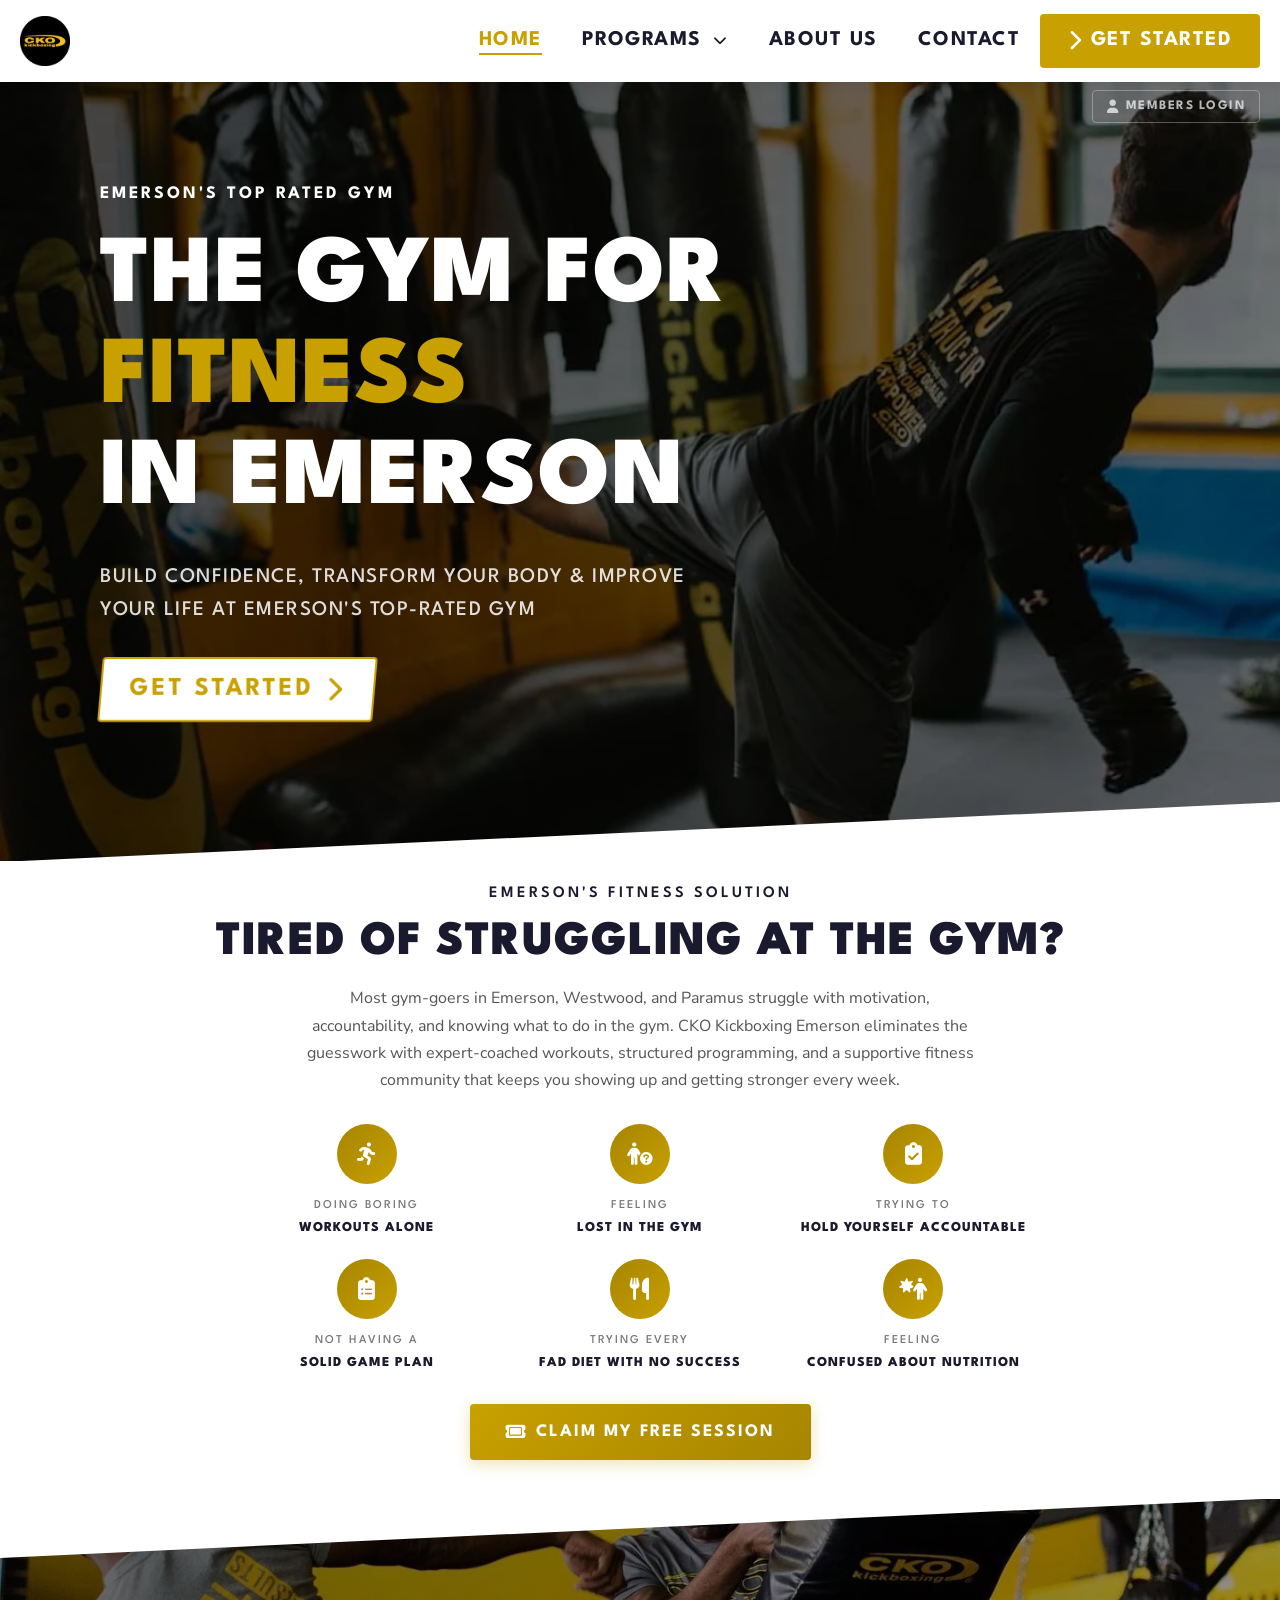
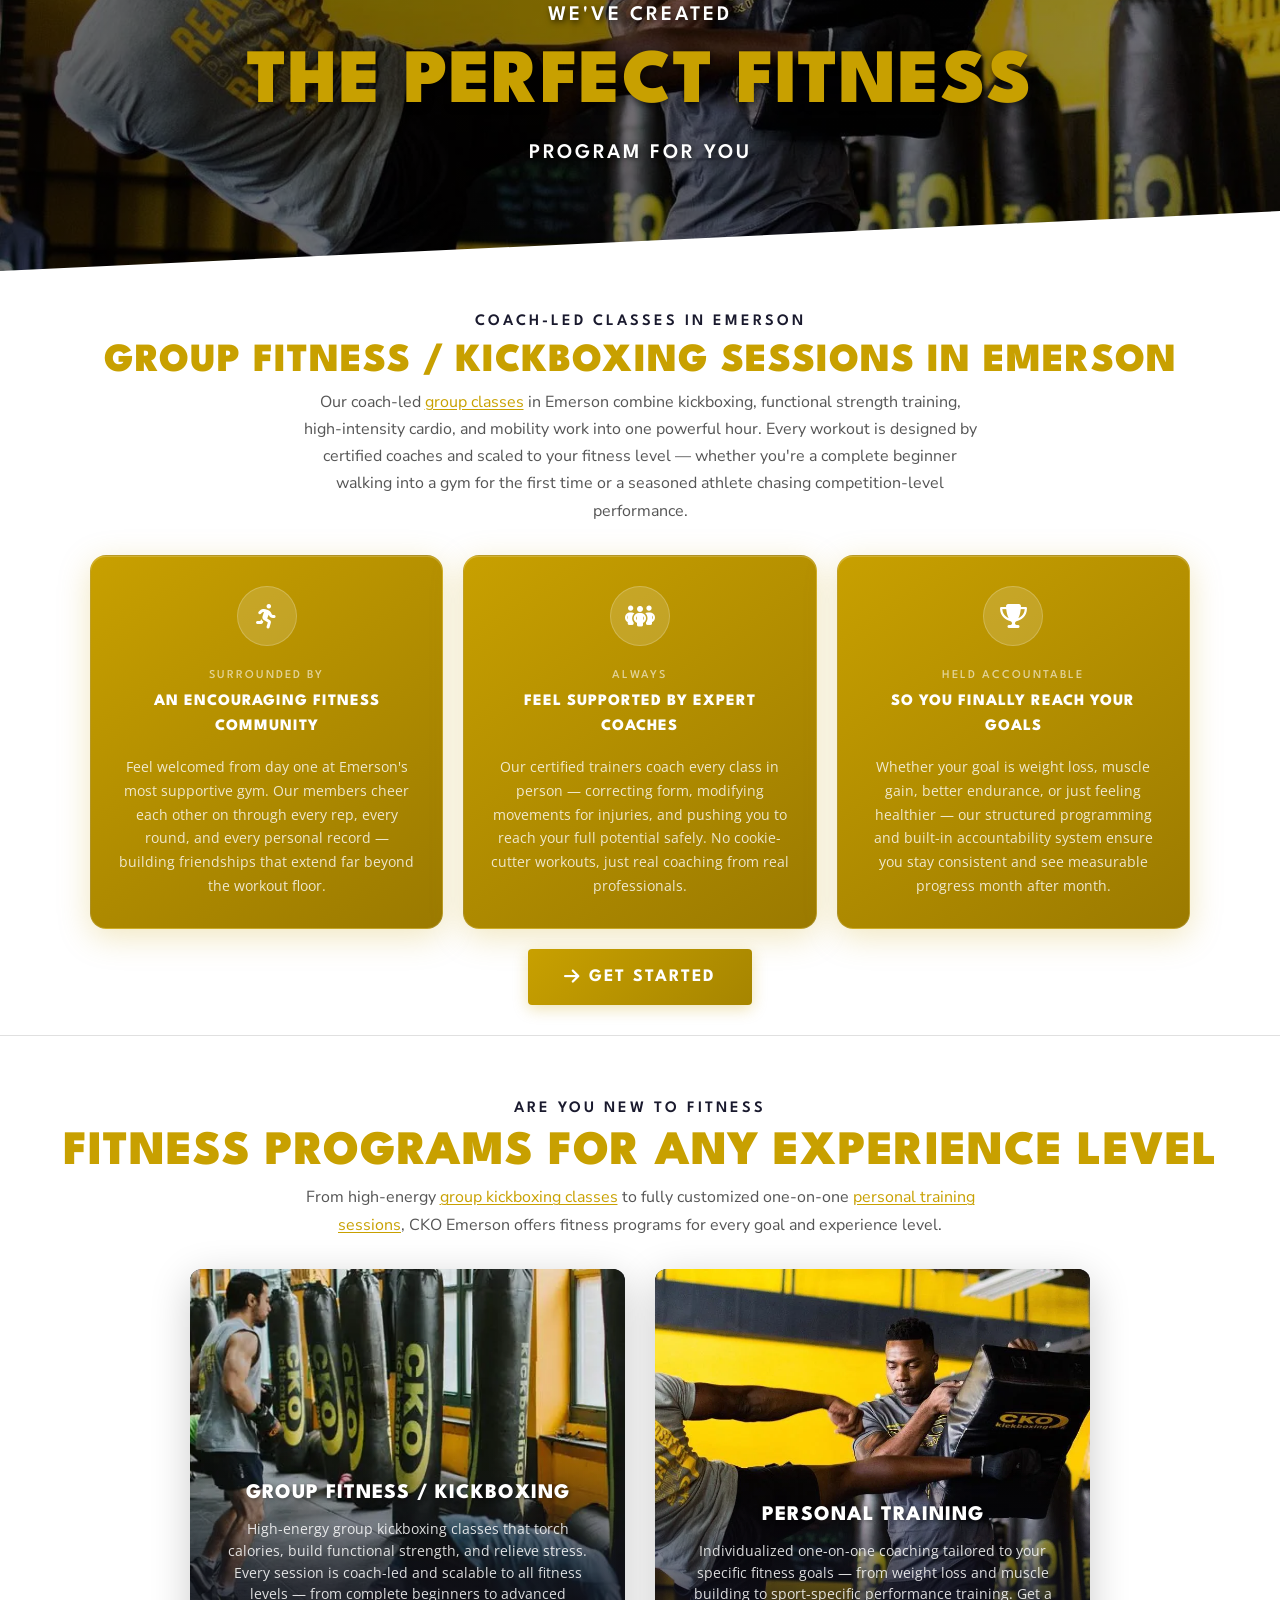
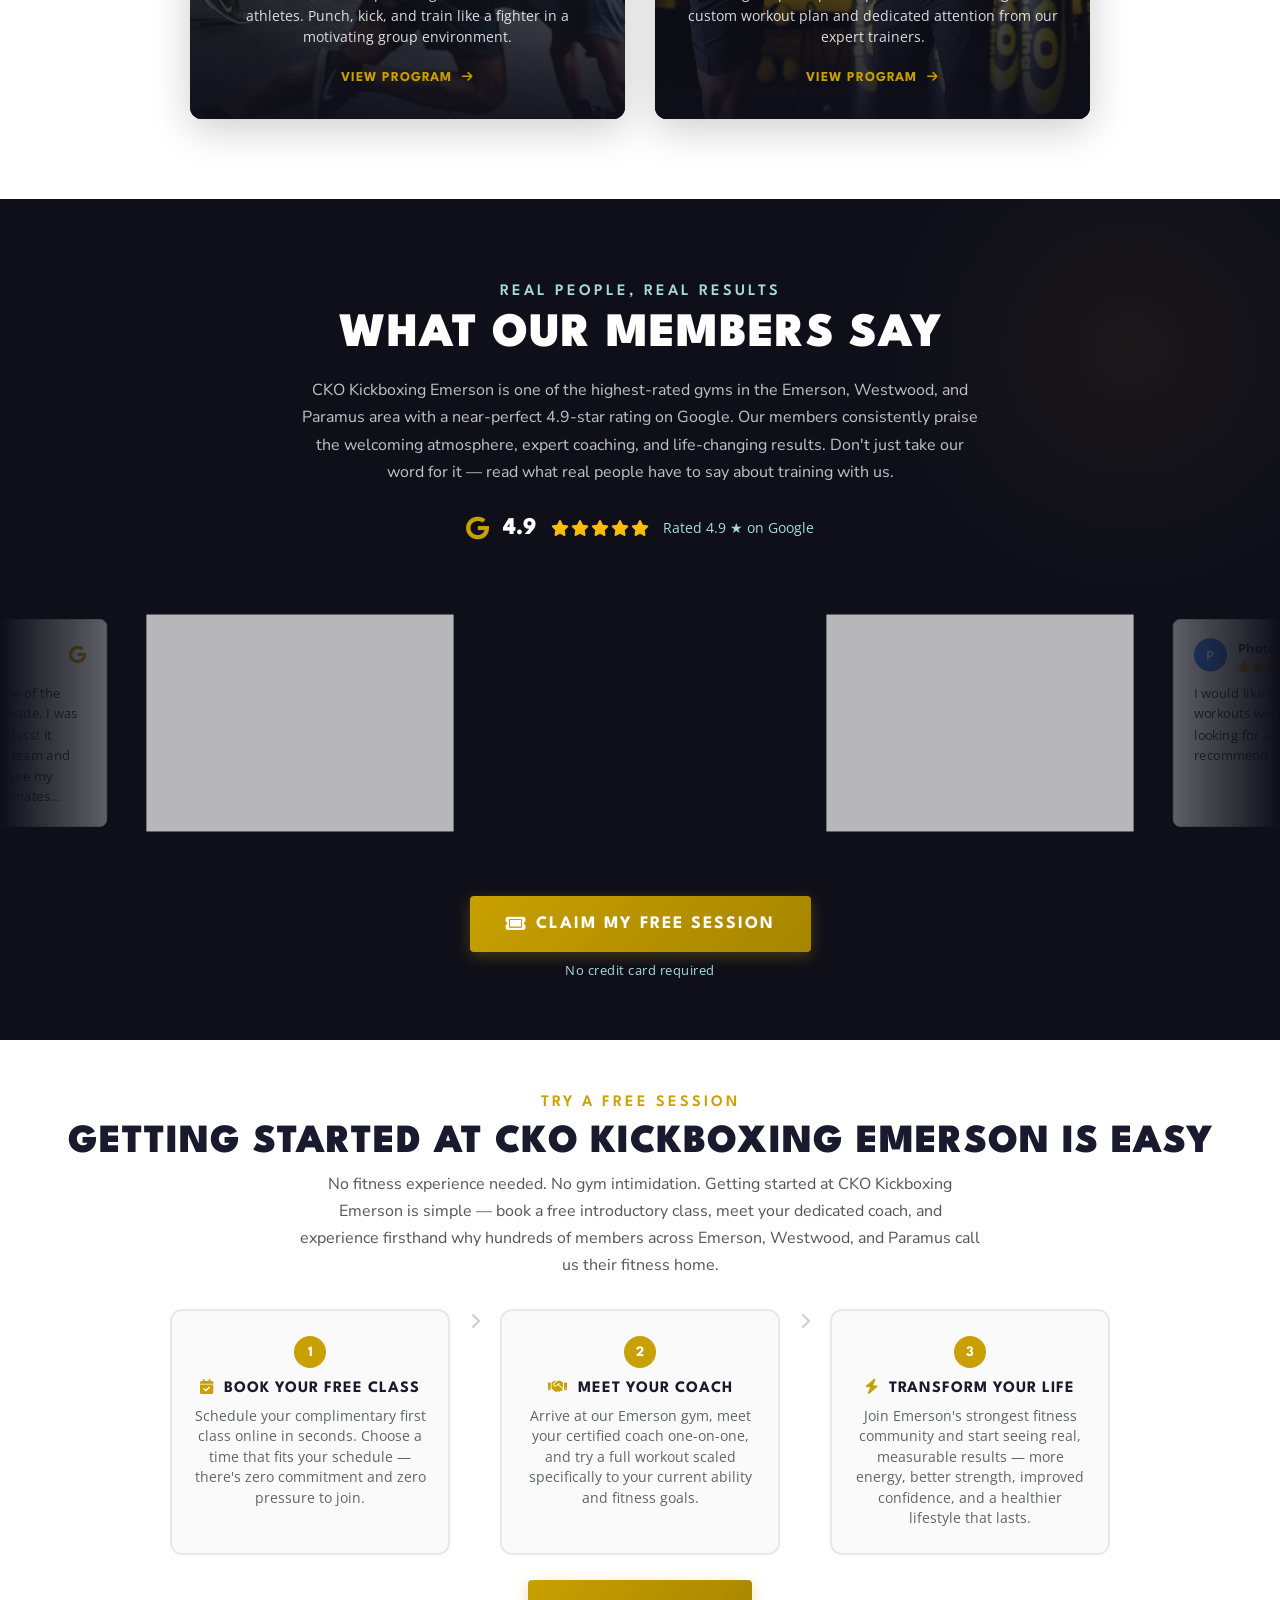
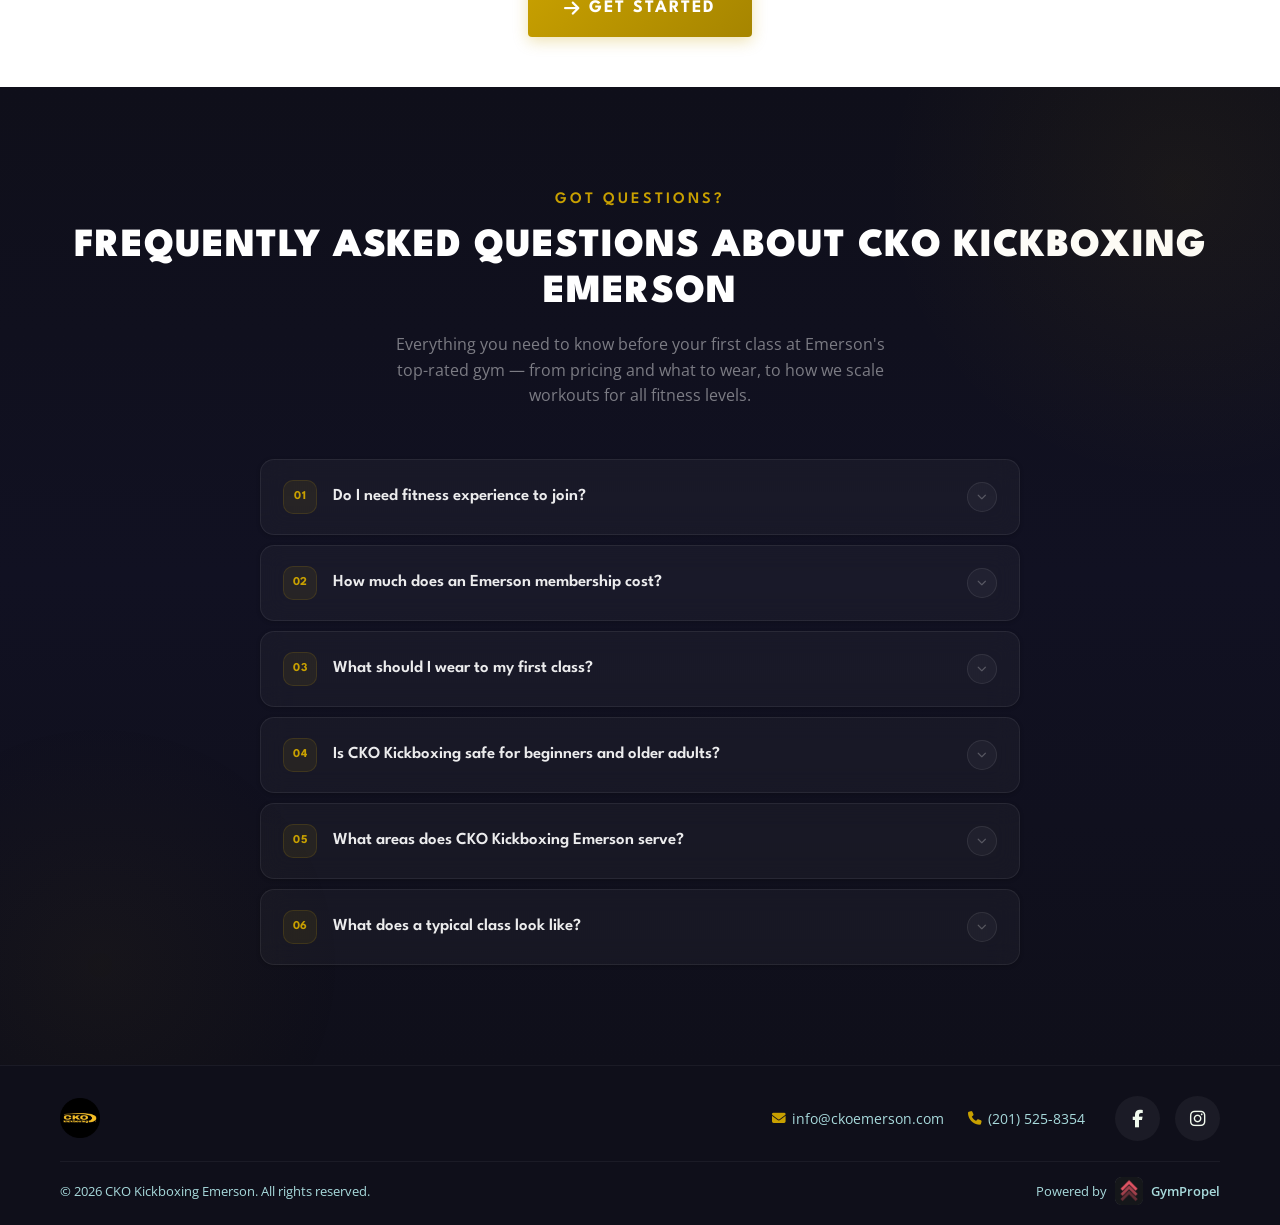
<file: index.html>
<!DOCTYPE html>
<html lang="en">
<head>
  <meta charset="UTF-8">
  <meta name="viewport" content="width=device-width, initial-scale=1.0">
  <meta name="description" content="CKO Kickboxing Emerson — #1 rated gym in Emerson, NJ. Expert-coached group classes, personal training & nutrition coaching. Book your free class today!">
  <title>CKO Kickboxing Emerson | #1 Gym in Emerson, NJ</title>

  <!-- Preconnect to external origins -->
  <link rel="preconnect" href="https://fonts.googleapis.com">
  <link rel="preconnect" href="https://fonts.gstatic.com" crossorigin>
  <link rel="preconnect" href="https://cdnjs.cloudflare.com" crossorigin>

  <!-- Critical CSS -->
  <link rel="preload" href="css/style.css?v=4" as="style">
  <link rel="preload" href="images/background.webp?v=2" as="image">
  <link rel="stylesheet" href="css/style.css?v=4">

  <!-- Google Fonts (non-render-blocking) -->
  <link rel="preload" as="style" href="https://fonts.googleapis.com/css2?family=League+Spartan:wght@400;500;600;700&family=Nunito+Sans:wght@400;500;600;700&family=Oswald:wght@400;500;600;700&family=Open+Sans:wght@400;500;600&display=swap">
  <link rel="stylesheet" href="https://fonts.googleapis.com/css2?family=League+Spartan:wght@400;500;600;700&family=Nunito+Sans:wght@400;500;600;700&family=Oswald:wght@400;500;600;700&family=Open+Sans:wght@400;500;600&display=swap" media="print" onload="this.media='all'">

  <!-- Font Awesome (non-render-blocking) -->
  <link rel="preload" as="style" href="https://cdnjs.cloudflare.com/ajax/libs/font-awesome/6.5.1/css/all.min.css">
  <link rel="stylesheet" href="https://cdnjs.cloudflare.com/ajax/libs/font-awesome/6.5.1/css/all.min.css" media="print" onload="this.media='all'">

  <!-- Fallback for no-JS -->
  <noscript>
    <link rel="stylesheet" href="https://fonts.googleapis.com/css2?family=League+Spartan:wght@400;500;600;700&family=Nunito+Sans:wght@400;500;600;700&family=Oswald:wght@400;500;600;700&family=Open+Sans:wght@400;500;600&display=swap">
    <link rel="stylesheet" href="https://cdnjs.cloudflare.com/ajax/libs/font-awesome/6.5.1/css/all.min.css">
  </noscript>

  <!-- Favicon -->
  <link rel="icon" type="image/png" sizes="32x32" href="images/favicon-32x32.png">
  <link rel="icon" type="image/png" sizes="16x16" href="images/favicon-16x16.png">
  <link rel="apple-touch-icon" sizes="180x180" href="images/apple-touch-icon.png">
  <link rel="manifest" href="site.webmanifest">

  <!-- Canonical -->
  <link rel="canonical" href="https://emersoncko.com/">

  <!-- Open Graph -->
  <meta property="og:type" content="website">
  <meta property="og:url" content="https://emersoncko.com/">
  <meta property="og:title" content="CKO Kickboxing Emerson | #1 Gym in Emerson, NJ">
  <meta property="og:description" content="CKO Kickboxing Emerson is the #1 rated gym in Emerson, NJ. Expert-coached group classes, personal training & nutrition coaching for all fitness levels. Book your free class today!">
  <meta property="og:image" content="https://emersoncko.com/images/personal%20training.webp">
  <meta property="og:locale" content="en_US">
  <meta property="og:site_name" content="CKO Kickboxing Emerson">

  <!-- Twitter Card -->
  <meta name="twitter:card" content="summary_large_image">
  <meta name="twitter:title" content="CKO Kickboxing Emerson | #1 Gym in Emerson, NJ">
  <meta name="twitter:description" content="CKO Kickboxing Emerson is the #1 rated gym in Emerson, NJ. Expert-coached group classes, personal training & nutrition coaching for all fitness levels. Book your free class today!">
  <meta name="twitter:image" content="https://emersoncko.com/images/personal%20training.webp">

  <!-- Structured Data -->
  <script type="application/ld+json">
  {
    "@context": "https://schema.org",
    "@type": "LocalBusiness",
    "@id": "https://emersoncko.com",
    "name": "CKO Kickboxing Emerson",
    "description": "CKO Kickboxing Emerson is the #1 rated gym in Emerson, NJ. Expert-coached group classes, personal training & nutrition coaching for all fitness levels. Book your free class today!",
    "url": "https://emersoncko.com",
    "telephone": "+1-201-525-8354",
    "address": {
      "@type": "PostalAddress",
      "streetAddress": "500 Kinderkamack Rd",
      "addressLocality": "Emerson",
      "addressRegion": "NJ",
      "postalCode": "07630",
      "addressCountry": "US"
    },
    "geo": {
      "@type": "GeoCoordinates",
      "latitude": 40.9765,
      "longitude": -74.0263
    },
    "image": "https://emersoncko.com/images/personal%20training.webp",
    "logo": "https://emersoncko.com/images/cko-logo.webp",
    "openingHoursSpecification": [
      {
        "@type": "OpeningHoursSpecification",
        "dayOfWeek": ["Monday","Tuesday"],
        "opens": "09:00",
        "closes": "11:00"
      },
      {
        "@type": "OpeningHoursSpecification",
        "dayOfWeek": ["Monday","Tuesday"],
        "opens": "17:30",
        "closes": "19:30"
      },
      {
        "@type": "OpeningHoursSpecification",
        "dayOfWeek": ["Wednesday","Thursday"],
        "opens": "09:00",
        "closes": "11:00"
      },
      {
        "@type": "OpeningHoursSpecification",
        "dayOfWeek": ["Wednesday","Thursday"],
        "opens": "18:00",
        "closes": "20:00"
      },
      {
        "@type": "OpeningHoursSpecification",
        "dayOfWeek": "Friday",
        "opens": "09:00",
        "closes": "11:00"
      },
      {
        "@type": "OpeningHoursSpecification",
        "dayOfWeek": "Saturday",
        "opens": "08:00",
        "closes": "11:00"
      },
      {
        "@type": "OpeningHoursSpecification",
        "dayOfWeek": "Sunday",
        "opens": "09:00",
        "closes": "11:30"
      }
    ],
    "aggregateRating": {
      "@type": "AggregateRating",
      "ratingValue": "4.9",
      "reviewCount": "32",
      "bestRating": "5"
    },
    "priceRange": "$$",
    "sameAs": ["https://www.instagram.com/cko.emerson/?hl=en", "https://www.facebook.com/profile.php?id=61577471961556"]
  }
  </script>

  <!-- FAQ Structured Data -->
  <script type="application/ld+json">
  {
    "@context": "https://schema.org",
    "@type": "FAQPage",
    "mainEntity": [
      {
        "@type": "Question",
        "name": "Do I need fitness experience to join?",
        "acceptedAnswer": {
          "@type": "Answer",
          "text": "Absolutely not. CKO Kickboxing Emerson welcomes complete beginners every day. Every workout is scaled to your current fitness level by our certified coaches, so you can start from wherever you are — no experience required."
        }
      },
      {
        "@type": "Question",
        "name": "How much does an Emerson membership cost?",
        "acceptedAnswer": {
          "@type": "Answer",
          "text": "We offer several membership options including unlimited group classes, personal training packages, and drop-in rates. Contact us or book a free intro class to learn about current pricing and find the plan that best fits your goals and budget."
        }
      },
      {
        "@type": "Question",
        "name": "What should I wear to my first class?",
        "acceptedAnswer": {
          "@type": "Answer",
          "text": "Wear comfortable athletic clothing and supportive sneakers (cross-trainers or flat-soled shoes work best). Bring a water bottle — we provide everything else you need for your first workout at our Emerson gym."
        }
      },
      {
        "@type": "Question",
        "name": "Is CKO Kickboxing safe for beginners and older adults?",
        "acceptedAnswer": {
          "@type": "Answer",
          "text": "Yes. Our training is fully scalable. Our coaches modify every movement to accommodate injuries, mobility limitations, and different fitness levels. We train members from age 14 to 70+ safely and effectively."
        }
      },
      {
        "@type": "Question",
        "name": "What areas does CKO Kickboxing Emerson serve?",
        "acceptedAnswer": {
          "@type": "Answer",
          "text": "Our gym is located at 500 Kinderkamack Rd in Emerson, NJ 07630. We serve members from Emerson, Westwood, Paramus, Oradell, Lakeville, Jordan, and the broader Bergen County area."
        }
      },
      {
        "@type": "Question",
        "name": "What does a typical class look like?",
        "acceptedAnswer": {
          "@type": "Answer",
          "text": "Each one-hour class includes a guided warm-up, skill or strength work, a high-intensity workout of the day, and a cool-down. Classes are led by certified coaches who explain every movement and ensure proper form throughout."
        }
      }
    ]
  }
  </script>
</head>
<body>

  <!-- ===== NAVIGATION ===== -->
  <nav class="navbar">
    <div class="container">
      <a href="index.html" class="logo"><img src="images/cko-logo.webp" alt="CKO Kickboxing Emerson"></a>
      <ul class="nav-links">
        <li><a href="index.html" class="active">Home</a></li>
        <li class="nav-dropdown">
          <a href="#">Programs <i class="fas fa-chevron-down nav-dropdown-arrow"></i></a>
          <ul class="dropdown-menu">
            <li><a href="group-training.html">Group Fitness / Kickboxing</a></li>
            <li><a href="personal-training.html">Personal Training</a></li>
          </ul>
        </li>
        <li><a href="about.html">About Us</a></li>
        <li><a href="contact.html">Contact</a></li>
      </ul>
      <a href="contact.html" class="btn btn-nav-cta"><i class="fas fa-chevron-right"></i> Get Started</a>
      <div class="hamburger">
        <span></span>
        <span></span>
        <span></span>
      </div>
    </div>
  </nav>

  <!-- ===== HERO ===== -->
  <section class="hero">
    <a href="members.html" class="btn-nav-members"><i class="fas fa-user"></i> Members Login</a>
    <div class="hero-container">
      <div class="hero-content">
        <p class="hero-subtitle">EMERSON'S TOP RATED GYM</p>
        <h1>The Gym For<br><span class="hero-rotate">Fitness</span><br>In Emerson</h1>
        <p class="hero-tagline">Build confidence, transform your body &amp; improve your life at Emerson's top-rated gym</p>
        <a href="contact.html" class="btn btn-hero"><span>Get Started</span> <i class="fas fa-chevron-right"></i></a>
      </div>
    </div>
    <div class="hero-mountain">
      <svg viewBox="0 0 1440 80" preserveAspectRatio="none" xmlns="http://www.w3.org/2000/svg">
        <path d="M0,80 L1440,20 L1440,80 Z" fill="#ffffff"/>
      </svg>
    </div>
  </section>

  <!-- ===== ARE YOU TIRED OF ===== -->
  <section class="tired-of">
    <div class="container">
      <p class="tired-of-label">Emerson's Fitness Solution</p>
      <h2 class="tired-of-heading">Tired Of Struggling At The Gym?</h2>
      <p class="seo-blurb">Most gym-goers in Emerson, Westwood, and Paramus struggle with motivation, accountability, and knowing what to do in the gym. CKO Kickboxing Emerson eliminates the guesswork with expert-coached workouts, structured programming, and a supportive fitness community that keeps you showing up and getting stronger every week.</p>
      <div class="tired-of-grid">
        <div class="tired-of-card">
          <div class="tired-of-icon"><i class="fas fa-person-running"></i></div>
          <p class="tired-of-small">Doing Boring</p>
          <p class="tired-of-bold">Workouts Alone</p>
        </div>
        <div class="tired-of-card">
          <div class="tired-of-icon"><i class="fas fa-person-circle-question"></i></div>
          <p class="tired-of-small">Feeling</p>
          <p class="tired-of-bold">Lost in the Gym</p>
        </div>
        <div class="tired-of-card">
          <div class="tired-of-icon"><i class="fas fa-clipboard-check"></i></div>
          <p class="tired-of-small">Trying To</p>
          <p class="tired-of-bold">Hold Yourself Accountable</p>
        </div>
        <div class="tired-of-card">
          <div class="tired-of-icon"><i class="fas fa-clipboard-list"></i></div>
          <p class="tired-of-small">Not Having A</p>
          <p class="tired-of-bold">Solid Game Plan</p>
        </div>
        <div class="tired-of-card">
          <div class="tired-of-icon"><i class="fas fa-utensils"></i></div>
          <p class="tired-of-small">Trying Every</p>
          <p class="tired-of-bold">Fad Diet With No Success</p>
        </div>
        <div class="tired-of-card">
          <div class="tired-of-icon"><i class="fas fa-person-burst"></i></div>
          <p class="tired-of-small">Feeling</p>
          <p class="tired-of-bold">Confused About Nutrition</p>
        </div>
      </div>
      <a href="contact.html" class="btn btn-blue tired-of-btn"><i class="fas fa-ticket"></i> Claim My Free Session</a>
    </div>
  </section>

  <!-- ===== PERFECT PROGRAM BANNER ===== -->
  <section class="perfect-banner">
    <div class="perfect-banner-slant-top">
      <svg viewBox="0 0 1440 80" preserveAspectRatio="none" xmlns="http://www.w3.org/2000/svg">
        <path d="M0,60 L1440,0 L0,0 Z" fill="#ffffff"/>
      </svg>
    </div>
    <div class="perfect-banner-content">
      <p class="perfect-banner-sub">We've Created</p>
      <h2 class="perfect-banner-heading"><span>The Perfect Fitness</span></h2>
      <p class="perfect-banner-sub">Program For You</p>
    </div>
    <div class="perfect-banner-slant-bottom">
      <svg viewBox="0 0 1440 80" preserveAspectRatio="none" xmlns="http://www.w3.org/2000/svg">
        <path d="M0,60 L1440,0 L1440,80 L0,80 Z" fill="#ffffff"/>
      </svg>
    </div>
  </section>

  <!-- ===== GROUP FITNESS TRAINING ===== -->
  <section class="group-fitness">
    <div class="container">
      <p class="group-fitness-label">Coach-Led Classes In Emerson</p>
      <h2 class="group-fitness-heading">Group Fitness / Kickboxing Sessions In Emerson</h2>
      <p class="seo-blurb">Our coach-led <a href="group-training.html">group classes</a> in Emerson combine kickboxing, functional strength training, high-intensity cardio, and mobility work into one powerful hour. Every workout is designed by certified coaches and scaled to your fitness level — whether you're a complete beginner walking into a gym for the first time or a seasoned athlete chasing competition-level performance.</p>
      <div class="group-fitness-grid">
        <div class="group-fitness-card">
          <div class="group-fitness-icon"><i class="fas fa-person-running"></i></div>
          <p class="group-fitness-small">Surrounded By</p>
          <p class="group-fitness-bold">An Encouraging Fitness Community</p>
          <p class="group-fitness-desc">Feel welcomed from day one at Emerson's most supportive gym. Our members cheer each other on through every rep, every round, and every personal record — building friendships that extend far beyond the workout floor.</p>
        </div>
        <div class="group-fitness-card">
          <div class="group-fitness-icon"><i class="fas fa-people-group"></i></div>
          <p class="group-fitness-small">Always</p>
          <p class="group-fitness-bold">Feel Supported By Expert Coaches</p>
          <p class="group-fitness-desc">Our certified trainers coach every class in person — correcting form, modifying movements for injuries, and pushing you to reach your full potential safely. No cookie-cutter workouts, just real coaching from real professionals.</p>
        </div>
        <div class="group-fitness-card">
          <div class="group-fitness-icon"><i class="fas fa-trophy"></i></div>
          <p class="group-fitness-small">Held Accountable</p>
          <p class="group-fitness-bold">So You Finally Reach Your Goals</p>
          <p class="group-fitness-desc">Whether your goal is weight loss, muscle gain, better endurance, or just feeling healthier — our structured programming and built-in accountability system ensure you stay consistent and see measurable progress month after month.</p>
        </div>
      </div>
      <a href="contact.html" class="btn btn-blue group-fitness-btn"><i class="fas fa-arrow-right"></i> Get Started</a>
    </div>
  </section>

  <!-- ===== PROGRAMS PREVIEW ===== -->
  <section class="programs">
    <div class="container">
      <p class="programs-label">Are You New To Fitness</p>
      <h2 class="programs-heading">Fitness Programs For Any Experience Level</h2>
      <p class="seo-blurb">From high-energy <a href="group-training.html">group kickboxing classes</a> to fully customized one-on-one <a href="personal-training.html">personal training sessions</a>, CKO Emerson offers fitness programs for every goal and experience level.</p>
      <div class="programs-grid">
        <div class="program-card">
          <div class="program-card-img">
            <img src="images/group%20fitness-kickboxing.webp" alt="Group fitness and kickboxing class at CKO Emerson">
          </div>
          <div class="program-card-content">
            <h3>Group Fitness / Kickboxing</h3>
            <p>High-energy group kickboxing classes that torch calories, build functional strength, and relieve stress. Every session is coach-led and scalable to all fitness levels — from complete beginners to advanced athletes. Punch, kick, and train like a fighter in a motivating group environment.</p>
            <a href="group-training.html" class="program-link">View Program <i class="fas fa-arrow-right"></i></a>
          </div>
        </div>
        <div class="program-card">
          <div class="program-card-img">
            <img src="images/personal%20training.webp" alt="One-on-one personal training session at CKO Emerson">
          </div>
          <div class="program-card-content">
            <h3>Personal Training</h3>
            <p>Individualized one-on-one coaching tailored to your specific fitness goals — from weight loss and muscle building to sport-specific performance training. Get a custom workout plan and dedicated attention from our expert trainers.</p>
            <a href="personal-training.html" class="program-link">View Program <i class="fas fa-arrow-right"></i></a>
          </div>
        </div>
      </div>
    </div>
  </section>

  <!-- ===== GOOGLE REVIEWS ===== -->
  <section class="reviews">
    <div class="container">
      <p class="reviews-label">Real People, Real Results</p>
      <h2 class="reviews-heading">What Our Members Say</h2>
      <p class="seo-blurb seo-blurb-light">CKO Kickboxing Emerson is one of the highest-rated gyms in the Emerson, Westwood, and Paramus area with a near-perfect 4.9-star rating on Google. Our members consistently praise the welcoming atmosphere, expert coaching, and life-changing results. Don't just take our word for it — read what real people have to say about training with us.</p>
      <div class="reviews-google">
        <i class="fab fa-google"></i>
        <span class="reviews-rating">4.9</span>
        <div class="reviews-stars">
          <i class="fas fa-star"></i><i class="fas fa-star"></i><i class="fas fa-star"></i><i class="fas fa-star"></i><i class="fas fa-star"></i>
        </div>
        <span class="reviews-count">Rated 4.9 ★ on Google</span>
      </div>
    </div>
    <div class="reviews-carousel-wrapper">
      <div class="reviews-carousel" id="reviewsCarousel">
        <!-- Cards loaded dynamically via JS, fallback below -->
      </div>
    </div>
    <div class="reviews-cta">
      <a href="contact.html" class="btn btn-blue reviews-btn"><i class="fas fa-ticket"></i> Claim My Free Session</a>
      <p class="reviews-cta-sub">No credit card required</p>
    </div>
  </section>

  <!-- ===== HOW IT WORKS ===== -->
  <section class="how-it-works">
    <div class="container">
      <p class="how-it-works-label">Try A Free Session</p>
      <h2 class="how-it-works-heading">Getting Started At CKO Kickboxing Emerson Is Easy</h2>
      <p class="seo-blurb">No fitness experience needed. No gym intimidation. Getting started at CKO Kickboxing Emerson is simple — book a free introductory class, meet your dedicated coach, and experience firsthand why hundreds of members across Emerson, Westwood, and Paramus call us their fitness home.</p>
      <div class="how-it-works-steps">
        <div class="how-it-works-step">
          <div class="how-it-works-number">1</div>
          <h3><i class="fas fa-calendar-check"></i> Book Your Free Class</h3>
          <p>Schedule your complimentary first class online in seconds. Choose a time that fits your schedule — there's zero commitment and zero pressure to join.</p>
        </div>
        <div class="how-it-works-connector"><i class="fas fa-chevron-right"></i></div>
        <div class="how-it-works-step">
          <div class="how-it-works-number">2</div>
          <h3><i class="fas fa-handshake"></i> Meet Your Coach</h3>
          <p>Arrive at our Emerson gym, meet your certified coach one-on-one, and try a full workout scaled specifically to your current ability and fitness goals.</p>
        </div>
        <div class="how-it-works-connector"><i class="fas fa-chevron-right"></i></div>
        <div class="how-it-works-step">
          <div class="how-it-works-number">3</div>
          <h3><i class="fas fa-bolt"></i> Transform Your Life</h3>
          <p>Join Emerson's strongest fitness community and start seeing real, measurable results — more energy, better strength, improved confidence, and a healthier lifestyle that lasts.</p>
        </div>
      </div>
      <a href="contact.html" class="btn btn-blue how-it-works-btn"><i class="fas fa-arrow-right"></i> Get Started</a>
    </div>
  </section>

  <!-- ===== FAQ ===== -->
  <section class="faq">
    <div class="container">
      <p class="faq-label">Got Questions?</p>
      <h2 class="faq-heading">Frequently Asked Questions About CKO Kickboxing Emerson</h2>
      <p class="faq-subtext">Everything you need to know before your first class at Emerson's top-rated gym — from pricing and what to wear, to how we scale workouts for all fitness levels.</p>
      <div class="faq-list">
        <details class="faq-item">
          <summary><span class="faq-question-text">Do I need fitness experience to join?</span></summary>
          <p>Absolutely not. CKO Kickboxing Emerson welcomes complete beginners every day. Every workout is scaled to your current fitness level by our certified coaches, so you can start from wherever you are — no experience required.</p>
        </details>
        <details class="faq-item">
          <summary><span class="faq-question-text">How much does an Emerson membership cost?</span></summary>
          <p>We offer several membership options including unlimited group classes, personal training packages, and drop-in rates. Contact us or book a free intro class to learn about current pricing and find the plan that best fits your goals and budget.</p>
        </details>
        <details class="faq-item">
          <summary><span class="faq-question-text">What should I wear to my first class?</span></summary>
          <p>Wear comfortable athletic clothing and supportive sneakers (cross-trainers or flat-soled shoes work best). Bring a water bottle — we provide everything else you need for your first workout at our Emerson gym.</p>
        </details>
        <details class="faq-item">
          <summary><span class="faq-question-text">Is CKO Kickboxing safe for beginners and older adults?</span></summary>
          <p>Yes. Our training is fully scalable. Our coaches modify every movement to accommodate injuries, mobility limitations, and different fitness levels. We train members from age 14 to 70+ safely and effectively.</p>
        </details>
        <details class="faq-item">
          <summary><span class="faq-question-text">What areas does CKO Kickboxing Emerson serve?</span></summary>
          <p>Our gym is located at 500 Kinderkamack Rd in Emerson, NJ 07630. We serve members from Emerson, Westwood, Paramus, Oradell, Lakeville, Jordan, and the broader Bergen County area.</p>
        </details>
        <details class="faq-item">
          <summary><span class="faq-question-text">What does a typical class look like?</span></summary>
          <p>Each one-hour class includes a guided warm-up, skill or strength work, a high-intensity workout of the day, and a cool-down. Classes are led by certified coaches who explain every movement and ensure proper form throughout.</p>
        </details>
      </div>
    </div>
  </section>

  <!-- ===== MOBILE STICKY CTA BAR ===== -->
  <div class="mobile-sticky-bar" id="mobileStickyBar">
    <a href="members.html" class="mobile-sticky-btn mobile-sticky-members">
      <i class="fas fa-user"></i>
      <span>Members</span>
    </a>
    <a href="contact.html" class="mobile-sticky-btn mobile-sticky-schedule">
      <i class="fas fa-calendar-alt"></i>
      <span>Schedule</span>
    </a>
    <a href="contact.html" class="mobile-sticky-btn mobile-sticky-free">
      <i class="fas fa-award"></i>
      <span>Free Session</span>
    </a>
  </div>

  <!-- ===== FOOTER ===== -->
  <footer class="footer">
    <div class="container">
      <div class="footer-compact">
        <a href="index.html" class="logo"><img src="images/cko-logo.webp" alt="CKO Kickboxing Emerson"></a>
        <div class="footer-contact">
          <a href="mailto:info@ckoemerson.com"><i class="fas fa-envelope"></i> info@ckoemerson.com</a>
          <a href="tel:+12015258354"><i class="fas fa-phone"></i> (201) 525-8354</a>
        </div>
        <div class="social-links">
          <a href="https://www.facebook.com/profile.php?id=61577471961556" target="_blank" rel="noopener noreferrer"><i class="fab fa-facebook-f"></i></a>
          <a href="https://www.instagram.com/cko.emerson/?hl=en" target="_blank" rel="noopener noreferrer"><i class="fab fa-instagram"></i></a>
        </div>
      </div>
      <div class="footer-bottom">
        <p>&copy; 2026 CKO Kickboxing Emerson. All rights reserved.</p>
        <a class="powered-by" href="https://gympropel.com" target="_blank" rel="noopener">Powered by <img src="images/gym-propel-mark.webp" alt="" width="28" height="28" loading="lazy"> <span>GymPropel</span></a>
      </div>
    </div>
  </footer>

  <!-- ===== POPUP ===== -->
  <div class="popup-overlay" id="popupOverlay">
    <div class="popup-modal">
      <button class="popup-close" id="popupClose" aria-label="Close popup">&times;</button>
      <div class="popup-badge"><i class="fas fa-gift"></i> FREE CLASS — Limited Spots</div>
      <h2 class="popup-heading">Claim Free Class & See Schedule</h2>
      <p class="popup-sub">Try a workout on us — zero cost, zero commitment. Just show up and experience the best gym in Emerson.</p>
      <form class="popup-form" id="popupForm">
        <div class="popup-form-row">
          <input type="text" name="firstName" placeholder="First Name" required>
          <input type="text" name="lastName" placeholder="Last Name" required>
        </div>
        <input type="email" name="email" placeholder="Email Address" required>
        <input type="tel" name="phone" placeholder="Phone Number" required>
        <button type="submit" class="popup-submit"><i class="fas fa-bolt"></i> Reserve My Free Class</button>
      </form>
      <div class="popup-trust">
        <span><i class="fas fa-lock"></i> Your info is 100% private</span>
        <span><i class="fas fa-star"></i> 5-star rated gym</span>
      </div>
    </div>
  </div>

  <script src="js/main.js?v=2" defer></script>
  <script src="https://widgets.leadconnectorhq.com/loader.js" data-resources-url="https://widgets.leadconnectorhq.com/chat-widget/loader.js" data-widget-id="69bc2c7cfa352c958e33c08c"></script>
</body>
</html>
</file>
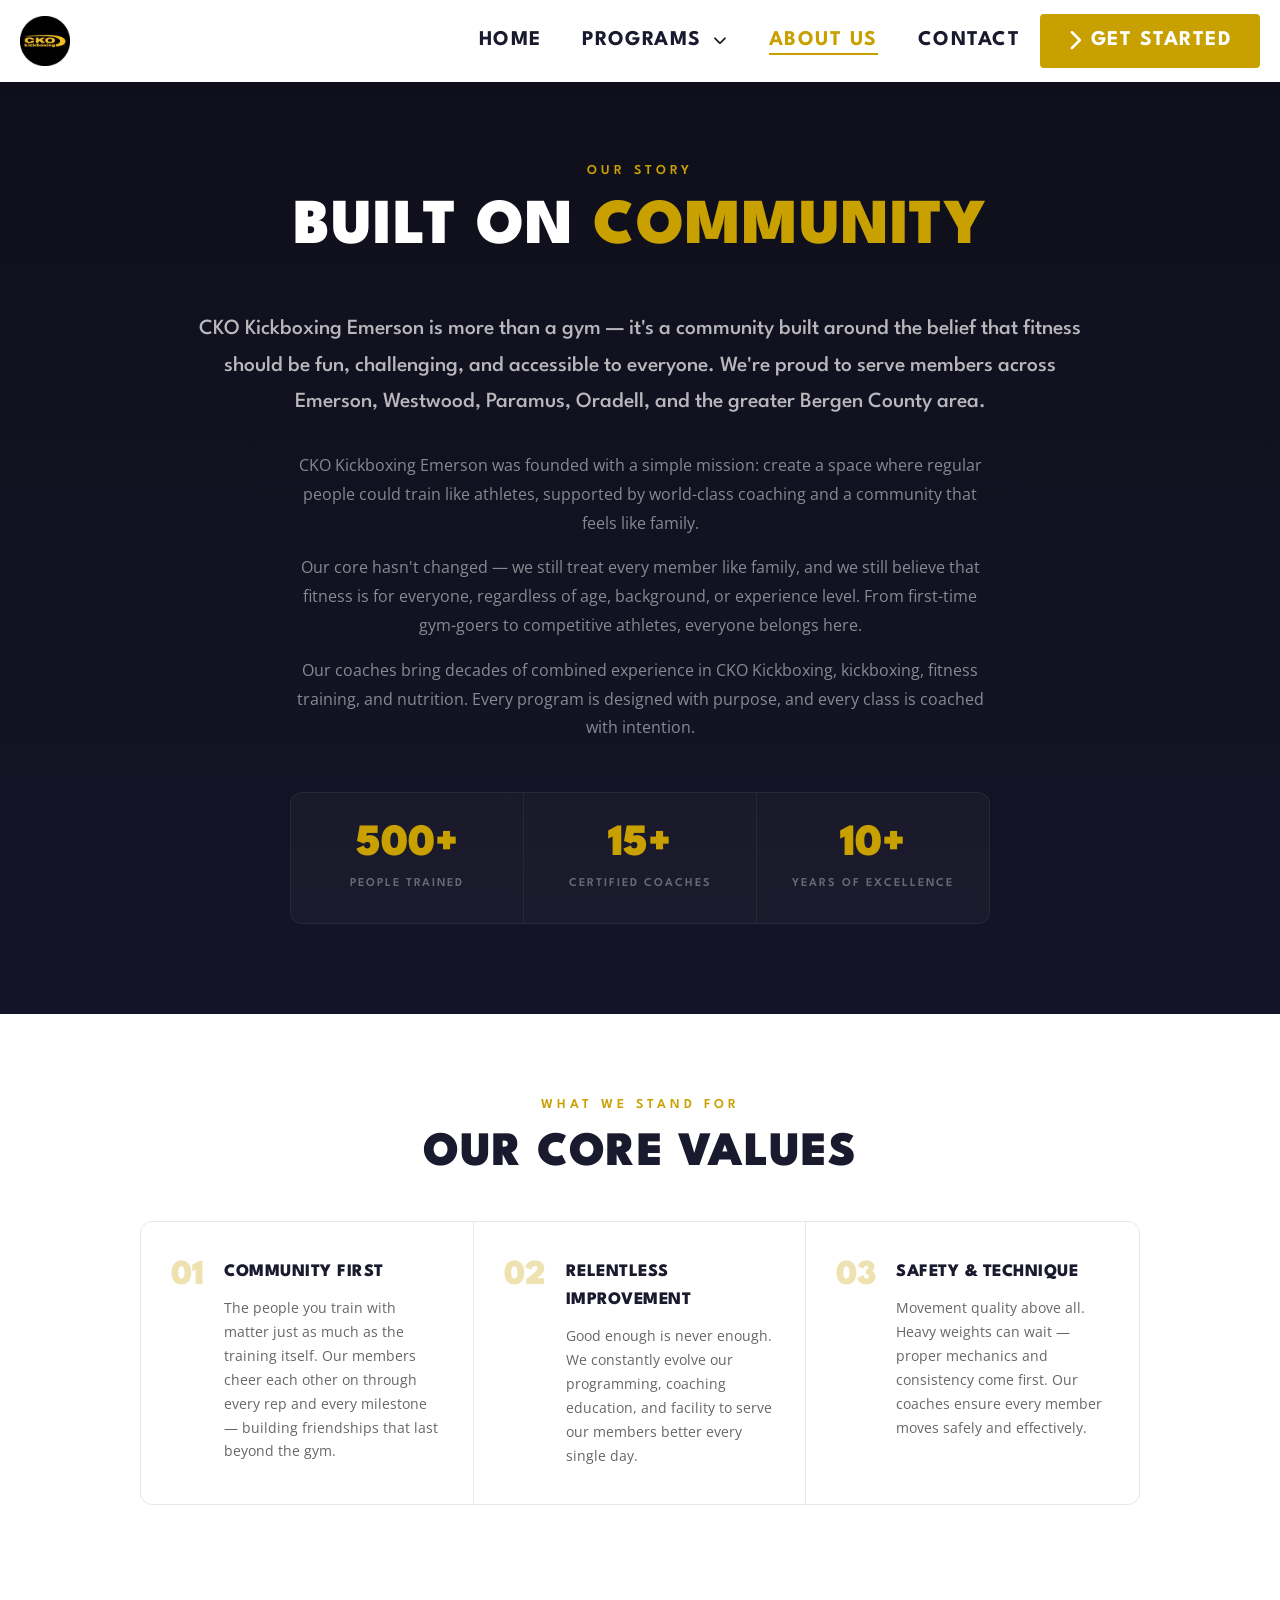
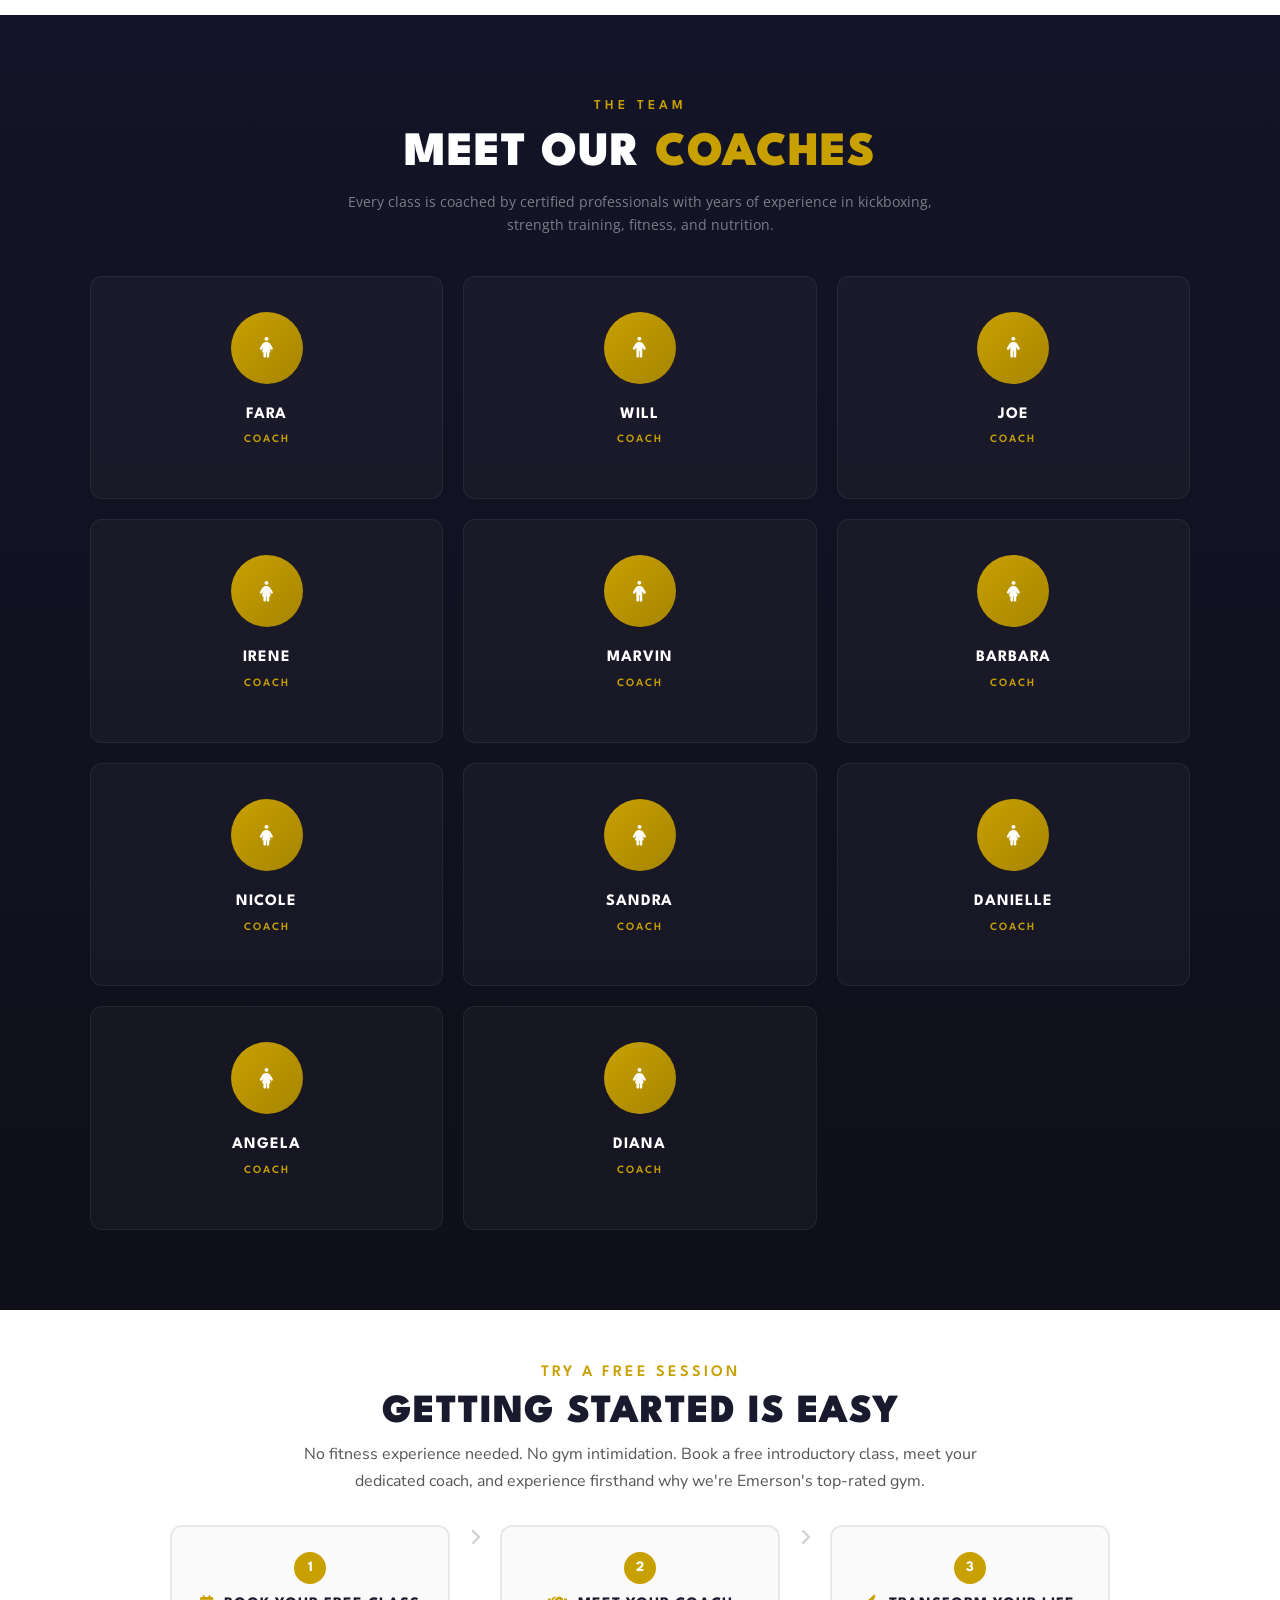
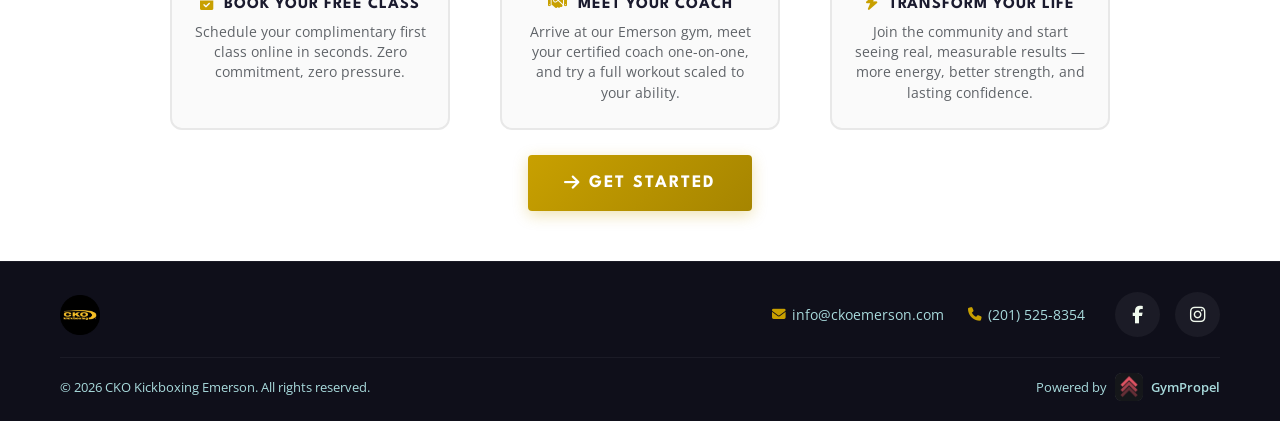
<file: about.html>
<!DOCTYPE html>
<html lang="en">
<head>
  <meta charset="UTF-8">
  <meta name="viewport" content="width=device-width, initial-scale=1.0">
  <meta name="description" content="Meet the coaches and community behind CKO Kickboxing Emerson. Our story, training philosophy & why we're the top-rated gym in Emerson, NJ.">
  <title>About Us | CKO Kickboxing Emerson</title>

  <!-- Preconnect to external origins -->
  <link rel="preconnect" href="https://fonts.googleapis.com">
  <link rel="preconnect" href="https://fonts.gstatic.com" crossorigin>
  <link rel="preconnect" href="https://cdnjs.cloudflare.com" crossorigin>

  <!-- Critical CSS -->
  <link rel="preload" href="css/style.css?v=4" as="style">
  <link rel="stylesheet" href="css/style.css?v=4">

  <!-- Google Fonts (non-render-blocking) -->
  <link rel="preload" as="style" href="https://fonts.googleapis.com/css2?family=League+Spartan:wght@400;500;600;700&family=Nunito+Sans:wght@400;500;600;700&family=Oswald:wght@400;500;600;700&family=Open+Sans:wght@400;500;600&display=swap">
  <link rel="stylesheet" href="https://fonts.googleapis.com/css2?family=League+Spartan:wght@400;500;600;700&family=Nunito+Sans:wght@400;500;600;700&family=Oswald:wght@400;500;600;700&family=Open+Sans:wght@400;500;600&display=swap" media="print" onload="this.media='all'">

  <!-- Font Awesome (non-render-blocking) -->
  <link rel="preload" as="style" href="https://cdnjs.cloudflare.com/ajax/libs/font-awesome/6.5.1/css/all.min.css">
  <link rel="stylesheet" href="https://cdnjs.cloudflare.com/ajax/libs/font-awesome/6.5.1/css/all.min.css" media="print" onload="this.media='all'">

  <!-- Fallback for no-JS -->
  <noscript>
    <link rel="stylesheet" href="https://fonts.googleapis.com/css2?family=League+Spartan:wght@400;500;600;700&family=Nunito+Sans:wght@400;500;600;700&family=Oswald:wght@400;500;600;700&family=Open+Sans:wght@400;500;600&display=swap">
    <link rel="stylesheet" href="https://cdnjs.cloudflare.com/ajax/libs/font-awesome/6.5.1/css/all.min.css">
  </noscript>

  <!-- Favicon -->
  <link rel="icon" type="image/png" sizes="32x32" href="images/favicon-32x32.png">
  <link rel="icon" type="image/png" sizes="16x16" href="images/favicon-16x16.png">
  <link rel="apple-touch-icon" sizes="180x180" href="images/apple-touch-icon.png">
  <link rel="manifest" href="site.webmanifest">

  <!-- Canonical -->
  <link rel="canonical" href="https://emersoncko.com/about.html">

  <!-- Open Graph -->
  <meta property="og:type" content="website">
  <meta property="og:url" content="https://emersoncko.com/about.html">
  <meta property="og:title" content="About Us | CKO Kickboxing Emerson">
  <meta property="og:description" content="Meet the coaches and community behind CKO Kickboxing Emerson. Learn our story, our training philosophy, and why we're the top-rated gym in Emerson, Westwood & Paramus, NJ.">
  <meta property="og:image" content="https://emersoncko.com/images/background.webp">
  <meta property="og:locale" content="en_US">
  <meta property="og:site_name" content="CKO Kickboxing Emerson">

  <!-- Twitter Card -->
  <meta name="twitter:card" content="summary_large_image">
  <meta name="twitter:title" content="About Us | CKO Kickboxing Emerson">
  <meta name="twitter:description" content="Meet the coaches and community behind CKO Kickboxing Emerson. Learn our story, our training philosophy, and why we're the top-rated gym in Emerson, Westwood &amp; Paramus, NJ.">
  <meta name="twitter:image" content="https://emersoncko.com/images/background.webp">
  <script type="application/ld+json">{"@context":"https://schema.org","@type":"BreadcrumbList","itemListElement":[{"@type":"ListItem","position":1,"name":"Home","item":"https://emersoncko.com/"},{"@type":"ListItem","position":2,"name":"About","item":"https://emersoncko.com/about.html"}]}</script>
</head>
<body>

  <!-- ===== NAVIGATION ===== -->
  <nav class="navbar">
    <div class="container">
      <a href="index.html" class="logo"><img src="images/cko-logo.webp" alt="CKO Kickboxing Emerson"></a>
      <ul class="nav-links">
        <li><a href="index.html">Home</a></li>
        <li class="nav-dropdown">
          <a href="#">Programs <i class="fas fa-chevron-down nav-dropdown-arrow"></i></a>
          <ul class="dropdown-menu">
            <li><a href="group-training.html">Group Fitness / Kickboxing</a></li>
            <li><a href="personal-training.html">Personal Training</a></li>
          </ul>
        </li>
        <li><a href="about.html" class="active">About Us</a></li>
        <li><a href="contact.html">Contact</a></li>
      </ul>
      <a href="contact.html" class="btn btn-nav-cta"><i class="fas fa-chevron-right"></i> Get Started</a>
      <div class="hamburger">
        <span></span>
        <span></span>
        <span></span>
      </div>
    </div>
  </nav>

  <!-- ===== OUR STORY ===== -->
  <section class="about-story">
    <div class="container">
      <div class="about-story-header">
        <p class="about-story-label">Our Story</p>
        <h1 class="about-story-heading">Built On <span>Community</span></h1>
      </div>
      <div class="about-story-body">
        <div class="about-story-lead">
          <p>CKO Kickboxing Emerson is more than a gym — it's a community built around the belief that fitness should be fun, challenging, and accessible to everyone. We're proud to serve members across Emerson, Westwood, Paramus, Oradell, and the greater Bergen County area.</p>
        </div>
        <div class="about-story-text">
          <p>CKO Kickboxing Emerson was founded with a simple mission: create a space where regular people could train like athletes, supported by world-class coaching and a community that feels like family.</p>
          <p>Our core hasn't changed — we still treat every member like family, and we still believe that fitness is for everyone, regardless of age, background, or experience level. From first-time gym-goers to competitive athletes, everyone belongs here.</p>
          <p>Our coaches bring decades of combined experience in CKO Kickboxing, kickboxing, fitness training, and nutrition. Every program is designed with purpose, and every class is coached with intention.</p>
        </div>
      </div>
      <div class="about-stats-bar">
        <div class="about-stat-item">
          <div class="about-stat-number">500+</div>
          <div class="about-stat-label">People Trained</div>
        </div>
        <div class="about-stat-item">
          <div class="about-stat-number">15+</div>
          <div class="about-stat-label">Certified Coaches</div>
        </div>
        <div class="about-stat-item">
          <div class="about-stat-number">10+</div>
          <div class="about-stat-label">Years of Excellence</div>
        </div>
      </div>
    </div>
  </section>

  <!-- ===== OUR VALUES ===== -->
  <section class="about-values">
    <div class="container">
      <p class="about-values-label">What We Stand For</p>
      <h2 class="about-values-heading">Our Core Values</h2>
      <div class="about-values-grid">
        <div class="about-value-card">
          <div class="about-value-number">01</div>
          <div class="about-value-content">
            <p class="about-value-title">Community First</p>
            <p class="about-value-desc">The people you train with matter just as much as the training itself. Our members cheer each other on through every rep and every milestone — building friendships that last beyond the gym.</p>
          </div>
        </div>
        <div class="about-value-card">
          <div class="about-value-number">02</div>
          <div class="about-value-content">
            <p class="about-value-title">Relentless Improvement</p>
            <p class="about-value-desc">Good enough is never enough. We constantly evolve our programming, coaching education, and facility to serve our members better every single day.</p>
          </div>
        </div>
        <div class="about-value-card">
          <div class="about-value-number">03</div>
          <div class="about-value-content">
            <p class="about-value-title">Safety &amp; Technique</p>
            <p class="about-value-desc">Movement quality above all. Heavy weights can wait — proper mechanics and consistency come first. Our coaches ensure every member moves safely and effectively.</p>
          </div>
        </div>
      </div>
    </div>
  </section>

  <!-- ===== COACHES ===== -->
  <section class="about-coaches">
    <div class="container">
      <p class="about-coaches-label">The Team</p>
      <h2 class="about-coaches-heading">Meet Our <span>Coaches</span></h2>
      <p class="about-coaches-sub">Every class is coached by certified professionals with years of experience in kickboxing, strength training, fitness, and nutrition.</p>
      <div class="about-coaches-grid">
        <div class="about-coach-card">
          <div class="about-coach-avatar"><i class="fas fa-person-dress"></i></div>
          <h3>Fara</h3>
          <p class="about-coach-role">Coach</p>
        </div>
        <div class="about-coach-card">
          <div class="about-coach-avatar"><i class="fas fa-person"></i></div>
          <h3>Will</h3>
          <p class="about-coach-role">Coach</p>
        </div>
        <div class="about-coach-card">
          <div class="about-coach-avatar"><i class="fas fa-person"></i></div>
          <h3>Joe</h3>
          <p class="about-coach-role">Coach</p>
        </div>
        <div class="about-coach-card">
          <div class="about-coach-avatar"><i class="fas fa-person-dress"></i></div>
          <h3>Irene</h3>
          <p class="about-coach-role">Coach</p>
        </div>
        <div class="about-coach-card">
          <div class="about-coach-avatar"><i class="fas fa-person"></i></div>
          <h3>Marvin</h3>
          <p class="about-coach-role">Coach</p>
        </div>
        <div class="about-coach-card">
          <div class="about-coach-avatar"><i class="fas fa-person-dress"></i></div>
          <h3>Barbara</h3>
          <p class="about-coach-role">Coach</p>
        </div>
        <div class="about-coach-card">
          <div class="about-coach-avatar"><i class="fas fa-person-dress"></i></div>
          <h3>Nicole</h3>
          <p class="about-coach-role">Coach</p>
        </div>
        <div class="about-coach-card">
          <div class="about-coach-avatar"><i class="fas fa-person-dress"></i></div>
          <h3>Sandra</h3>
          <p class="about-coach-role">Coach</p>
        </div>
        <div class="about-coach-card">
          <div class="about-coach-avatar"><i class="fas fa-person-dress"></i></div>
          <h3>Danielle</h3>
          <p class="about-coach-role">Coach</p>
        </div>
        <div class="about-coach-card">
          <div class="about-coach-avatar"><i class="fas fa-person-dress"></i></div>
          <h3>Angela</h3>
          <p class="about-coach-role">Coach</p>
        </div>
        <div class="about-coach-card">
          <div class="about-coach-avatar"><i class="fas fa-person-dress"></i></div>
          <h3>Diana</h3>
          <p class="about-coach-role">Coach</p>
        </div>
      </div>
    </div>
  </section>

  <!-- ===== HOW IT WORKS ===== -->
  <section class="how-it-works">
    <div class="container">
      <p class="how-it-works-label">Try A Free Session</p>
      <h2 class="how-it-works-heading">Getting Started Is Easy</h2>
      <p class="seo-blurb">No fitness experience needed. No gym intimidation. Book a free introductory class, meet your dedicated coach, and experience firsthand why we're Emerson's top-rated gym.</p>
      <div class="how-it-works-steps">
        <div class="how-it-works-step">
          <div class="how-it-works-number">1</div>
          <h3><i class="fas fa-calendar-check"></i> Book Your Free Class</h3>
          <p>Schedule your complimentary first class online in seconds. Zero commitment, zero pressure.</p>
        </div>
        <div class="how-it-works-connector"><i class="fas fa-chevron-right"></i></div>
        <div class="how-it-works-step">
          <div class="how-it-works-number">2</div>
          <h3><i class="fas fa-handshake"></i> Meet Your Coach</h3>
          <p>Arrive at our Emerson gym, meet your certified coach one-on-one, and try a full workout scaled to your ability.</p>
        </div>
        <div class="how-it-works-connector"><i class="fas fa-chevron-right"></i></div>
        <div class="how-it-works-step">
          <div class="how-it-works-number">3</div>
          <h3><i class="fas fa-bolt"></i> Transform Your Life</h3>
          <p>Join the community and start seeing real, measurable results — more energy, better strength, and lasting confidence.</p>
        </div>
      </div>
      <a href="contact.html" class="btn btn-blue how-it-works-btn"><i class="fas fa-arrow-right"></i> Get Started</a>
    </div>
  </section>

  <!-- ===== MOBILE STICKY CTA BAR ===== -->
  <div class="mobile-sticky-bar" id="mobileStickyBar">
    <a href="members.html" class="mobile-sticky-btn mobile-sticky-members">
      <i class="fas fa-user"></i>
      <span>Members</span>
    </a>
    <a href="contact.html" class="mobile-sticky-btn mobile-sticky-schedule">
      <i class="fas fa-calendar-alt"></i>
      <span>Schedule</span>
    </a>
    <a href="contact.html" class="mobile-sticky-btn mobile-sticky-free">
      <i class="fas fa-award"></i>
      <span>Free Session</span>
    </a>
  </div>

  <!-- ===== FOOTER ===== -->
  <footer class="footer">
    <div class="container">
      <div class="footer-compact">
        <a href="index.html" class="logo"><img src="images/cko-logo.webp" alt="CKO Kickboxing Emerson"></a>
        <div class="footer-contact">
          <a href="mailto:info@ckoemerson.com"><i class="fas fa-envelope"></i> info@ckoemerson.com</a>
          <a href="tel:+12015258354"><i class="fas fa-phone"></i> (201) 525-8354</a>
        </div>
        <div class="social-links">
          <a href="https://www.facebook.com/profile.php?id=61577471961556" target="_blank" rel="noopener noreferrer"><i class="fab fa-facebook-f"></i></a>
          <a href="https://www.instagram.com/cko.emerson/?hl=en" target="_blank" rel="noopener noreferrer"><i class="fab fa-instagram"></i></a>
        </div>
      </div>
      <div class="footer-bottom">
        <p>&copy; 2026 CKO Kickboxing Emerson. All rights reserved.</p>
        <a class="powered-by" href="https://gympropel.com" target="_blank" rel="noopener">Powered by <img src="images/gym-propel-mark.webp" alt="" width="28" height="28" loading="lazy"> <span>GymPropel</span></a>
      </div>
    </div>
  </footer>

  <!-- ===== POPUP ===== -->
  <div class="popup-overlay" id="popupOverlay">
    <div class="popup-modal">
      <button class="popup-close" id="popupClose" aria-label="Close popup">&times;</button>
      <div class="popup-badge"><i class="fas fa-gift"></i> FREE CLASS — Limited Spots</div>
      <h2 class="popup-heading">Claim Free Class & See Schedule</h2>
      <p class="popup-sub">Try a workout on us — zero cost, zero commitment. Just show up and experience the best gym in Emerson.</p>
      <form class="popup-form" id="popupForm">
        <div class="popup-form-row">
          <input type="text" name="firstName" placeholder="First Name" required>
          <input type="text" name="lastName" placeholder="Last Name" required>
        </div>
        <input type="email" name="email" placeholder="Email Address" required>
        <input type="tel" name="phone" placeholder="Phone Number" required>
        <button type="submit" class="popup-submit"><i class="fas fa-bolt"></i> Reserve My Free Class</button>
      </form>
      <div class="popup-trust">
        <span><i class="fas fa-lock"></i> Your info is 100% private</span>
        <span><i class="fas fa-star"></i> 5-star rated gym</span>
      </div>
    </div>
  </div>

  <script src="js/main.js?v=2" defer></script>
  <script src="https://widgets.leadconnectorhq.com/loader.js" data-resources-url="https://widgets.leadconnectorhq.com/chat-widget/loader.js" data-widget-id="69bc2c7cfa352c958e33c08c"></script>
</body>
</html>
</file>
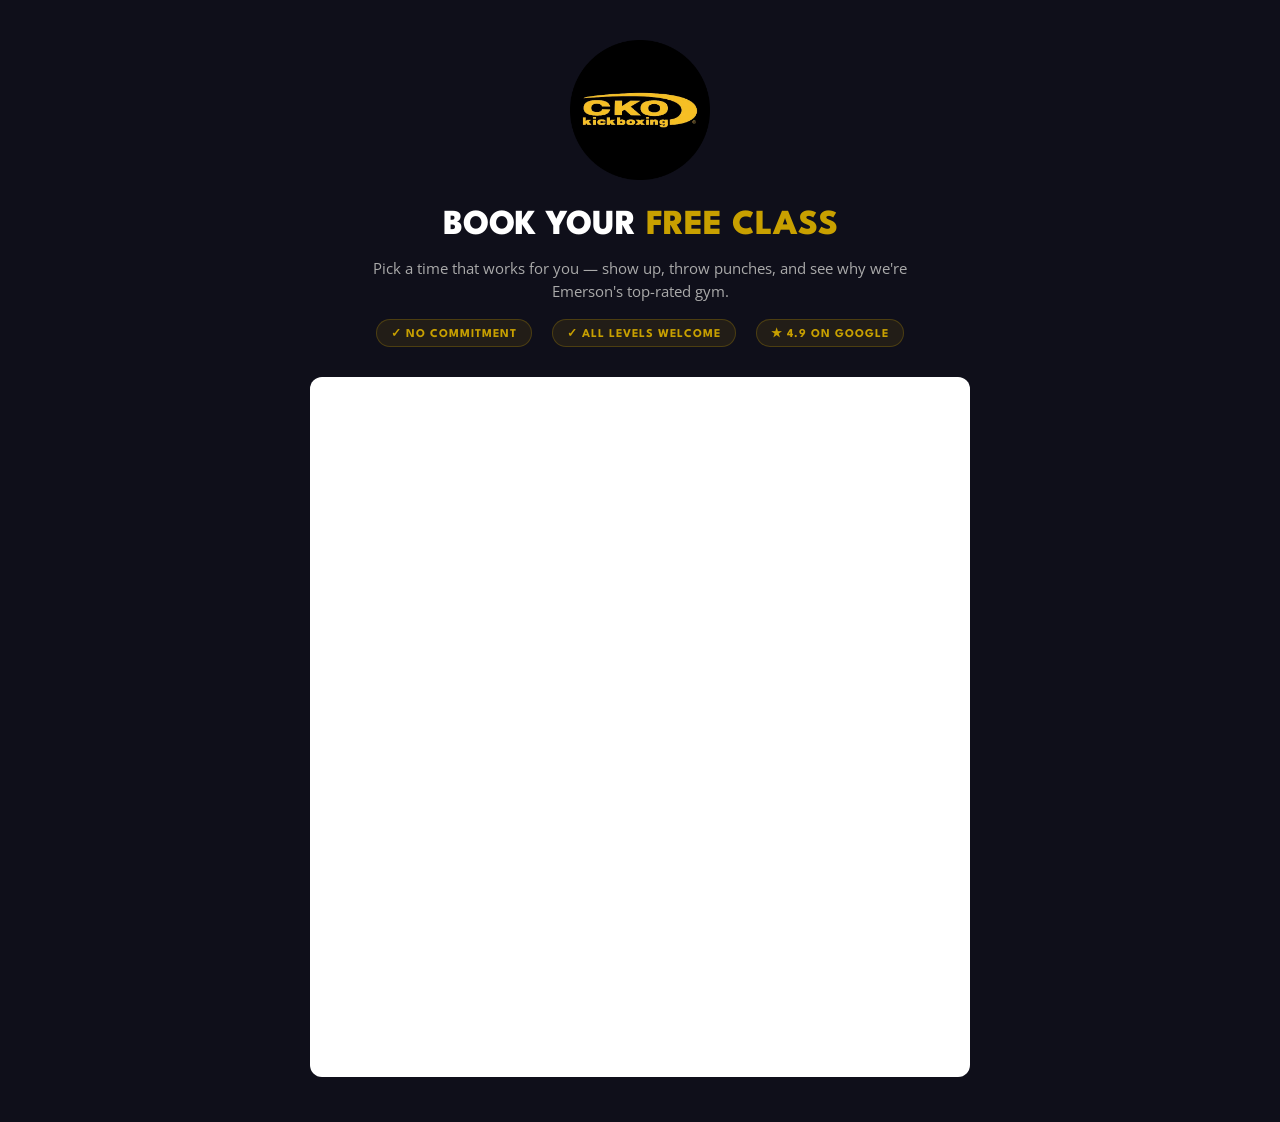
<file: book.html>
<!DOCTYPE html>
<html lang="en">
<head>
  <meta charset="UTF-8">
  <meta name="viewport" content="width=device-width, initial-scale=1.0">
  <meta name="robots" content="noindex, nofollow">
  <title>Book Your Free Class | CKO Kickboxing Emerson</title>

  <link rel="preconnect" href="https://fonts.googleapis.com">
  <link rel="preconnect" href="https://fonts.gstatic.com" crossorigin>
  <link href="https://fonts.googleapis.com/css2?family=League+Spartan:wght@600;700;800&family=Open+Sans:wght@400;500;600&display=swap" rel="stylesheet">

  <link rel="icon" type="image/png" sizes="32x32" href="images/favicon-32x32.png">
  <link rel="icon" type="image/png" sizes="16x16" href="images/favicon-16x16.png">
  <link rel="apple-touch-icon" sizes="180x180" href="images/apple-touch-icon.png">

  <style>
    *, *::before, *::after { margin: 0; padding: 0; box-sizing: border-box; }
    body {
      font-family: 'Open Sans', sans-serif;
      background: #0f0f1a;
      color: #fff;
      min-height: 100vh;
      display: flex;
      flex-direction: column;
      align-items: center;
    }
    .landing-header {
      text-align: center;
      padding: 40px 20px 20px;
      max-width: 600px;
    }
    .landing-logo {
      width: 140px;
      margin-bottom: 20px;
    }
    .landing-header h1 {
      font-family: 'League Spartan', sans-serif;
      font-size: clamp(1.6rem, 5vw, 2.2rem);
      font-weight: 800;
      text-transform: uppercase;
      line-height: 1.2;
      margin-bottom: 10px;
    }
    .landing-header h1 span {
      color: #C8A000;
    }
    .landing-header p {
      font-size: 0.95rem;
      color: #aaa;
      line-height: 1.5;
    }
    .landing-badges {
      display: flex;
      justify-content: center;
      gap: 20px;
      margin-top: 16px;
      flex-wrap: wrap;
    }
    .landing-badge {
      font-family: 'League Spartan', sans-serif;
      font-size: 0.75rem;
      font-weight: 700;
      text-transform: uppercase;
      letter-spacing: 1px;
      color: #C8A000;
      background: rgba(200, 160, 0, 0.1);
      border: 1px solid rgba(200, 160, 0, 0.25);
      padding: 6px 14px;
      border-radius: 50px;
    }
    .landing-calendar {
      width: 100%;
      max-width: 700px;
      flex: 1;
      padding: 10px 20px 40px;
    }
    .landing-calendar iframe {
      width: 100%;
      height: 700px;
      border: none;
      border-radius: 12px;
      background: #fff;
    }
    @media (max-width: 600px) {
      .landing-header { padding: 30px 16px 16px; }
      .landing-logo { width: 110px; }
      .landing-calendar iframe { height: 600px; }
    }
  </style>
</head>
<body>

  <div class="landing-header">
    <img src="images/cko-logo.webp" alt="CKO Kickboxing Emerson" class="landing-logo">
    <h1>Book Your <span>Free Class</span></h1>
    <p>Pick a time that works for you — show up, throw punches, and see why we're Emerson's top-rated gym.</p>
    <div class="landing-badges">
      <span class="landing-badge">✓ No commitment</span>
      <span class="landing-badge">✓ All levels welcome</span>
      <span class="landing-badge">★ 4.9 on Google</span>
    </div>
  </div>

  <div class="landing-calendar">
    <iframe src="https://api.leadconnectorhq.com/widget/booking/sJnkTvznBaX2tSkwm3Dv" title="Book a free class at CKO Kickboxing Emerson" loading="lazy"></iframe>
  </div>

</body>
</html>
</file>
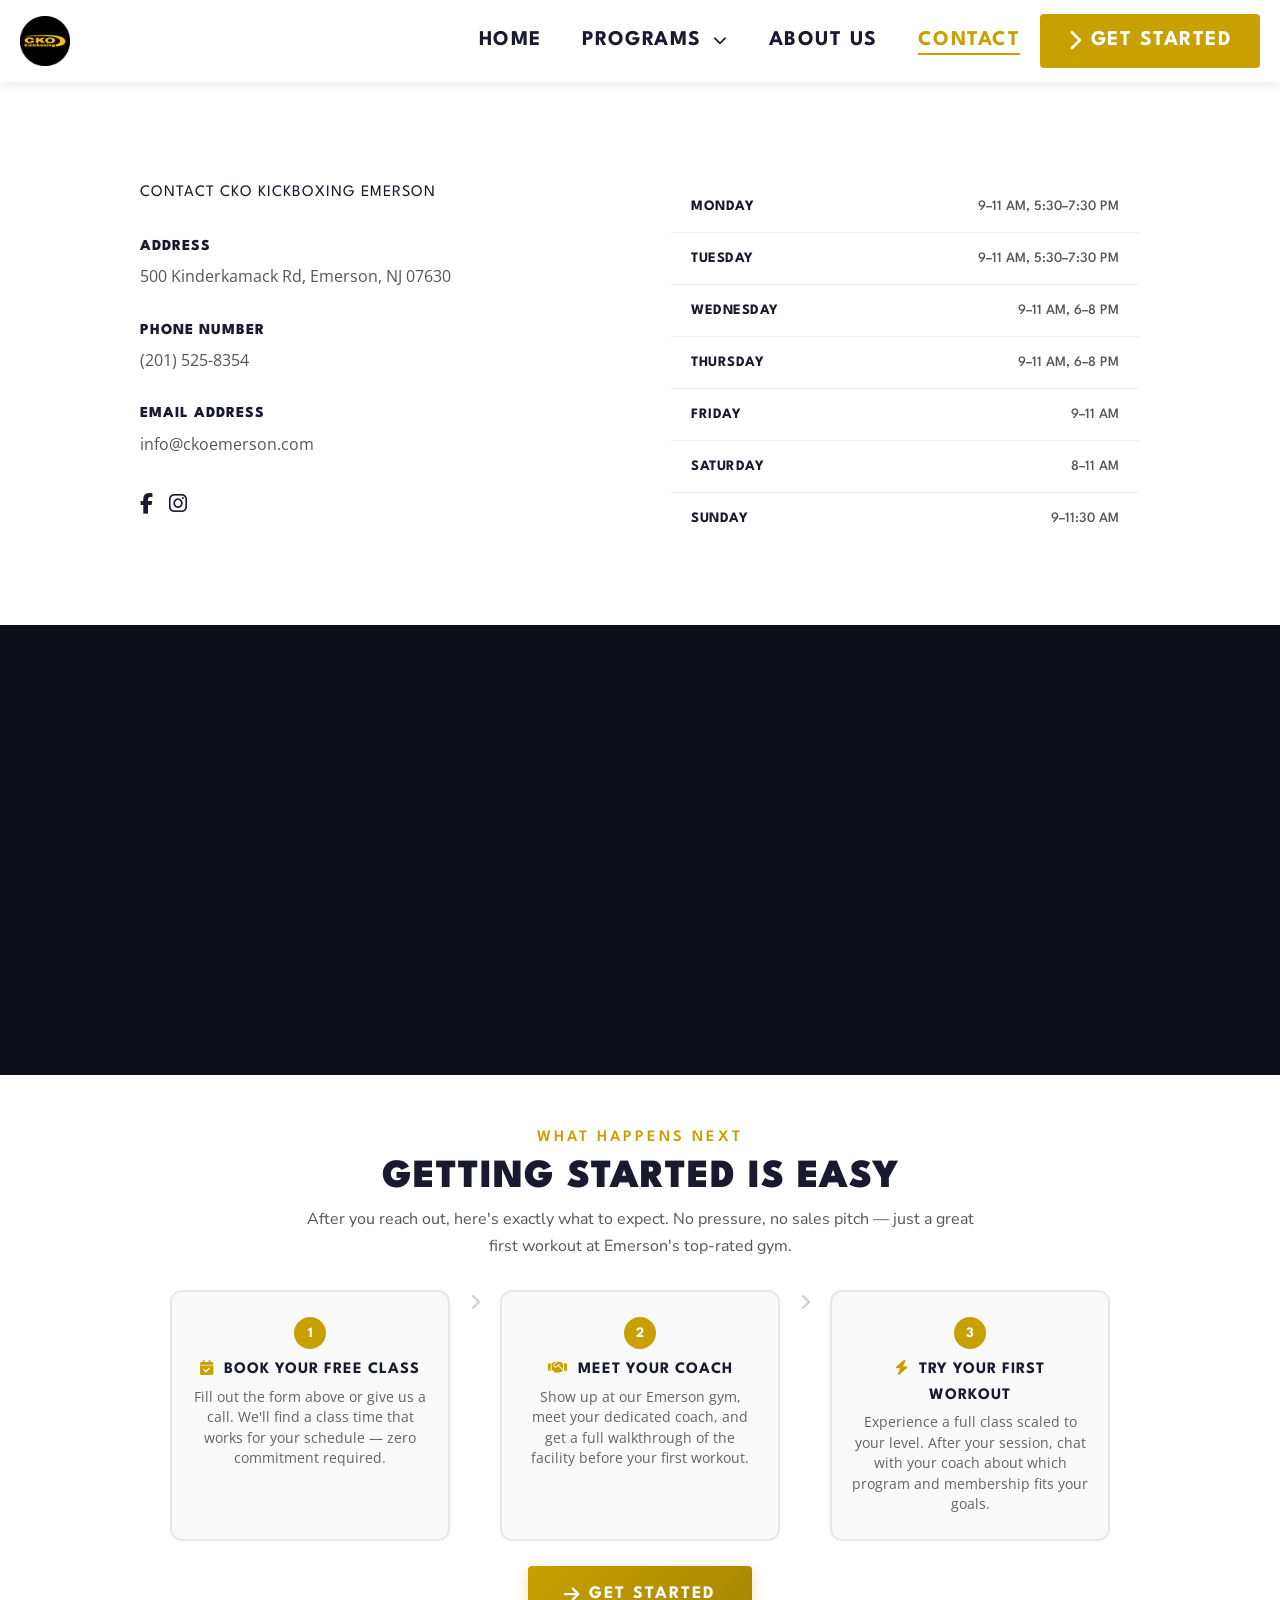
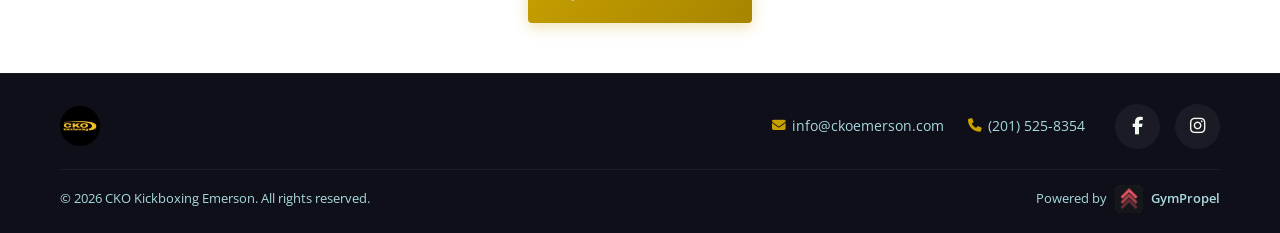
<file: contact.html>
<!DOCTYPE html>
<html lang="en">
<head>
  <meta charset="UTF-8">
  <meta name="viewport" content="width=device-width, initial-scale=1.0">
  <meta name="description" content="Contact CKO Kickboxing Emerson — book a free class, ask about membership, or visit us at 500 Kinderkamack Rd, Emerson, NJ. Call (201) 525-8354.">
  <title>Contact Us | CKO Kickboxing Emerson</title>

  <!-- Preconnect to external origins -->
  <link rel="preconnect" href="https://fonts.googleapis.com">
  <link rel="preconnect" href="https://fonts.gstatic.com" crossorigin>
  <link rel="preconnect" href="https://cdnjs.cloudflare.com" crossorigin>

  <!-- Critical CSS -->
  <link rel="preload" href="css/style.css?v=4" as="style">
  <link rel="stylesheet" href="css/style.css?v=4">

  <!-- Google Fonts (non-render-blocking) -->
  <link rel="preload" as="style" href="https://fonts.googleapis.com/css2?family=League+Spartan:wght@400;500;600;700&family=Nunito+Sans:wght@400;500;600;700&family=Oswald:wght@400;500;600;700&family=Open+Sans:wght@400;500;600&display=swap">
  <link rel="stylesheet" href="https://fonts.googleapis.com/css2?family=League+Spartan:wght@400;500;600;700&family=Nunito+Sans:wght@400;500;600;700&family=Oswald:wght@400;500;600;700&family=Open+Sans:wght@400;500;600&display=swap" media="print" onload="this.media='all'">

  <!-- Font Awesome (non-render-blocking) -->
  <link rel="preload" as="style" href="https://cdnjs.cloudflare.com/ajax/libs/font-awesome/6.5.1/css/all.min.css">
  <link rel="stylesheet" href="https://cdnjs.cloudflare.com/ajax/libs/font-awesome/6.5.1/css/all.min.css" media="print" onload="this.media='all'">

  <!-- Fallback for no-JS -->
  <noscript>
    <link rel="stylesheet" href="https://fonts.googleapis.com/css2?family=League+Spartan:wght@400;500;600;700&family=Nunito+Sans:wght@400;500;600;700&family=Oswald:wght@400;500;600;700&family=Open+Sans:wght@400;500;600&display=swap">
    <link rel="stylesheet" href="https://cdnjs.cloudflare.com/ajax/libs/font-awesome/6.5.1/css/all.min.css">
  </noscript>

  <!-- Favicon -->
  <link rel="icon" type="image/png" sizes="32x32" href="images/favicon-32x32.png">
  <link rel="icon" type="image/png" sizes="16x16" href="images/favicon-16x16.png">
  <link rel="apple-touch-icon" sizes="180x180" href="images/apple-touch-icon.png">
  <link rel="manifest" href="site.webmanifest">

  <!-- Canonical -->
  <link rel="canonical" href="https://emersoncko.com/contact.html">

  <!-- Open Graph -->
  <meta property="og:type" content="website">
  <meta property="og:url" content="https://emersoncko.com/contact.html">
  <meta property="og:title" content="Contact Us | CKO Kickboxing Emerson">
  <meta property="og:description" content="Contact CKO Kickboxing Emerson to book a free intro class, ask about membership, or visit our gym at 500 Kinderkamack Rd, Emerson, NJ 07630. Call us at (201) 525-8354.">
  <meta property="og:image" content="https://emersoncko.com/images/cko-logo.webp">
  <meta property="og:locale" content="en_US">
  <meta property="og:site_name" content="CKO Kickboxing Emerson">

  <!-- Twitter Card -->
  <meta name="twitter:card" content="summary_large_image">
  <meta name="twitter:title" content="Contact Us | CKO Kickboxing Emerson">
  <meta name="twitter:description" content="Contact CKO Kickboxing Emerson to book a free intro class, ask about membership, or visit our gym at 500 Kinderkamack Rd, Emerson, NJ 07630. Call us at (201) 525-8354.">
  <meta name="twitter:image" content="https://emersoncko.com/images/cko-logo.webp">
  <script type="application/ld+json">{"@context":"https://schema.org","@type":"BreadcrumbList","itemListElement":[{"@type":"ListItem","position":1,"name":"Home","item":"https://emersoncko.com/"},{"@type":"ListItem","position":2,"name":"Contact","item":"https://emersoncko.com/contact.html"}]}</script>
  <script type="application/ld+json">{"@context":"https://schema.org","@type":"LocalBusiness","name":"CKO Kickboxing Emerson","url":"https://emersoncko.com","telephone":"+1-201-525-8354","email":"info@ckoemerson.com","address":{"@type":"PostalAddress","streetAddress":"500 Kinderkamack Rd","addressLocality":"Emerson","addressRegion":"NJ","postalCode":"07630","addressCountry":"US"},"contactPoint":{"@type":"ContactPoint","telephone":"+1-201-525-8354","contactType":"customer service","availableLanguage":"English"}}</script>
</head>
<body>

  <!-- ===== NAVIGATION ===== -->
  <nav class="navbar">
    <div class="container">
      <a href="index.html" class="logo"><img src="images/cko-logo.webp" alt="CKO Kickboxing Emerson"></a>
      <ul class="nav-links">
        <li><a href="index.html">Home</a></li>
        <li class="nav-dropdown">
          <a href="#">Programs <i class="fas fa-chevron-down nav-dropdown-arrow"></i></a>
          <ul class="dropdown-menu">
            <li><a href="group-training.html">Group Fitness / Kickboxing</a></li>
            <li><a href="personal-training.html">Personal Training</a></li>
          </ul>
        </li>
        <li><a href="about.html">About Us</a></li>
        <li><a href="contact.html" class="active">Contact</a></li>
      </ul>
      <a href="contact.html" class="btn btn-nav-cta"><i class="fas fa-chevron-right"></i> Get Started</a>
      <div class="hamburger">
        <span></span>
        <span></span>
        <span></span>
      </div>
    </div>
  </nav>

  <!-- ===== CONTACT SECTION ===== -->
  <section class="contact-clean">
    <div class="container">
      <div class="contact-clean-grid">

        <!-- Contact Info -->
        <div class="contact-clean-info">
          <h1 class="contact-clean-heading" style="font-size:inherit;font-weight:inherit;margin:inherit;">Contact CKO Kickboxing Emerson</h1>
          <h3 class="contact-clean-heading">ADDRESS</h3>
          <p class="contact-clean-text">500 Kinderkamack Rd, Emerson, NJ 07630</p>

          <h3 class="contact-clean-heading">PHONE NUMBER</h3>
          <p class="contact-clean-text"><a href="tel:+12015258354">(201) 525-8354</a></p>

          <h3 class="contact-clean-heading">EMAIL ADDRESS</h3>
          <p class="contact-clean-text"><a href="mailto:info@ckoemerson.com">info@ckoemerson.com</a></p>

          <div class="contact-clean-social">
            <a href="https://www.facebook.com/profile.php?id=61577471961556" target="_blank" rel="noopener noreferrer"><i class="fab fa-facebook-f"></i></a>
            <a href="https://www.instagram.com/cko.emerson/?hl=en" target="_blank" rel="noopener noreferrer"><i class="fab fa-instagram"></i></a>
          </div>
        </div>

        <!-- Hours -->
        <div class="contact-clean-hours">
          <table class="contact-hours-table">
            <tr>
              <td class="contact-hours-day">MONDAY</td>
              <td class="contact-hours-time">9–11 AM, 5:30–7:30 PM</td>
            </tr>
            <tr>
              <td class="contact-hours-day">TUESDAY</td>
              <td class="contact-hours-time">9–11 AM, 5:30–7:30 PM</td>
            </tr>
            <tr>
              <td class="contact-hours-day">WEDNESDAY</td>
              <td class="contact-hours-time">9–11 AM, 6–8 PM</td>
            </tr>
            <tr>
              <td class="contact-hours-day">THURSDAY</td>
              <td class="contact-hours-time">9–11 AM, 6–8 PM</td>
            </tr>
            <tr>
              <td class="contact-hours-day">FRIDAY</td>
              <td class="contact-hours-time">9–11 AM</td>
            </tr>
            <tr>
              <td class="contact-hours-day">SATURDAY</td>
              <td class="contact-hours-time">8–11 AM</td>
            </tr>
            <tr>
              <td class="contact-hours-day">SUNDAY</td>
              <td class="contact-hours-time">9–11:30 AM</td>
            </tr>
          </table>
        </div>

      </div>
    </div>
  </section>
  <section class="contact-map">
    <iframe src="https://maps.google.com/maps?q=CKO+Kickboxing+Emerson,+500+Kinderkamack+Rd,+Emerson,+NJ+07630&t=&z=15&ie=UTF8&iwloc=B&output=embed" width="100%" height="450" style="border:0;" allowfullscreen="" loading="lazy" referrerpolicy="no-referrer-when-downgrade" title="CKO Kickboxing Emerson location map"></iframe>
  </section>

  <!-- ===== HOW IT WORKS ===== -->
  <section class="how-it-works">
    <div class="container">
      <p class="how-it-works-label">What Happens Next</p>
      <h2 class="how-it-works-heading">Getting Started Is Easy</h2>
      <p class="seo-blurb">After you reach out, here's exactly what to expect. No pressure, no sales pitch — just a great first workout at Emerson's top-rated gym.</p>
      <div class="how-it-works-steps">
        <div class="how-it-works-step">
          <div class="how-it-works-number">1</div>
          <h3><i class="fas fa-calendar-check"></i> Book Your Free Class</h3>
          <p>Fill out the form above or give us a call. We'll find a class time that works for your schedule — zero commitment required.</p>
        </div>
        <div class="how-it-works-connector"><i class="fas fa-chevron-right"></i></div>
        <div class="how-it-works-step">
          <div class="how-it-works-number">2</div>
          <h3><i class="fas fa-handshake"></i> Meet Your Coach</h3>
          <p>Show up at our Emerson gym, meet your dedicated coach, and get a full walkthrough of the facility before your first workout.</p>
        </div>
        <div class="how-it-works-connector"><i class="fas fa-chevron-right"></i></div>
        <div class="how-it-works-step">
          <div class="how-it-works-number">3</div>
          <h3><i class="fas fa-bolt"></i> Try Your First Workout</h3>
          <p>Experience a full class scaled to your level. After your session, chat with your coach about which program and membership fits your goals.</p>
        </div>
      </div>
      <a href="contact.html" class="btn btn-blue how-it-works-btn"><i class="fas fa-arrow-right"></i> Get Started</a>
    </div>
  </section>

  <!-- ===== MOBILE STICKY CTA BAR ===== -->
  <div class="mobile-sticky-bar" id="mobileStickyBar">
    <a href="members.html" class="mobile-sticky-btn mobile-sticky-members">
      <i class="fas fa-user"></i>
      <span>Members</span>
    </a>
    <a href="contact.html" class="mobile-sticky-btn mobile-sticky-schedule">
      <i class="fas fa-calendar-alt"></i>
      <span>Schedule</span>
    </a>
    <a href="contact.html" class="mobile-sticky-btn mobile-sticky-free">
      <i class="fas fa-award"></i>
      <span>Free Session</span>
    </a>
  </div>

  <!-- ===== FOOTER ===== -->
  <footer class="footer">
    <div class="container">
      <div class="footer-compact">
        <a href="index.html" class="logo"><img src="images/cko-logo.webp" alt="CKO Kickboxing Emerson"></a>
        <div class="footer-contact">
          <a href="mailto:info@ckoemerson.com"><i class="fas fa-envelope"></i> info@ckoemerson.com</a>
          <a href="tel:+12015258354"><i class="fas fa-phone"></i> (201) 525-8354</a>
        </div>
        <div class="social-links">
          <a href="https://www.facebook.com/profile.php?id=61577471961556" target="_blank" rel="noopener noreferrer"><i class="fab fa-facebook-f"></i></a>
          <a href="https://www.instagram.com/cko.emerson/?hl=en" target="_blank" rel="noopener noreferrer"><i class="fab fa-instagram"></i></a>
        </div>
      </div>
      <div class="footer-bottom">
        <p>&copy; 2026 CKO Kickboxing Emerson. All rights reserved.</p>
        <a class="powered-by" href="https://gympropel.com" target="_blank" rel="noopener">Powered by <img src="images/gym-propel-mark.webp" alt="" width="28" height="28" loading="lazy"> <span>GymPropel</span></a>
      </div>
    </div>
  </footer>

  <!-- ===== POPUP ===== -->
  <div class="popup-overlay" id="popupOverlay">
    <div class="popup-modal">
      <button class="popup-close" id="popupClose" aria-label="Close popup">&times;</button>
      <div class="popup-badge"><i class="fas fa-gift"></i> FREE CLASS — Limited Spots</div>
      <h2 class="popup-heading">Claim Free Class & See Schedule</h2>
      <p class="popup-sub">Try a workout on us — zero cost, zero commitment. Just show up and experience the best gym in Emerson.</p>
      <form class="popup-form" id="popupForm">
        <div class="popup-form-row">
          <input type="text" name="firstName" placeholder="First Name" required>
          <input type="text" name="lastName" placeholder="Last Name" required>
        </div>
        <input type="email" name="email" placeholder="Email Address" required>
        <input type="tel" name="phone" placeholder="Phone Number" required>
        <button type="submit" class="popup-submit"><i class="fas fa-bolt"></i> Reserve My Free Class</button>
      </form>
      <div class="popup-trust">
        <span><i class="fas fa-lock"></i> Your info is 100% private</span>
        <span><i class="fas fa-star"></i> 5-star rated gym</span>
      </div>
    </div>
  </div>

  <script src="js/main.js?v=2" defer></script>
  <script src="https://widgets.leadconnectorhq.com/loader.js" data-resources-url="https://widgets.leadconnectorhq.com/chat-widget/loader.js" data-widget-id="69bc2c7cfa352c958e33c08c"></script>
</body>
</html>
</file>
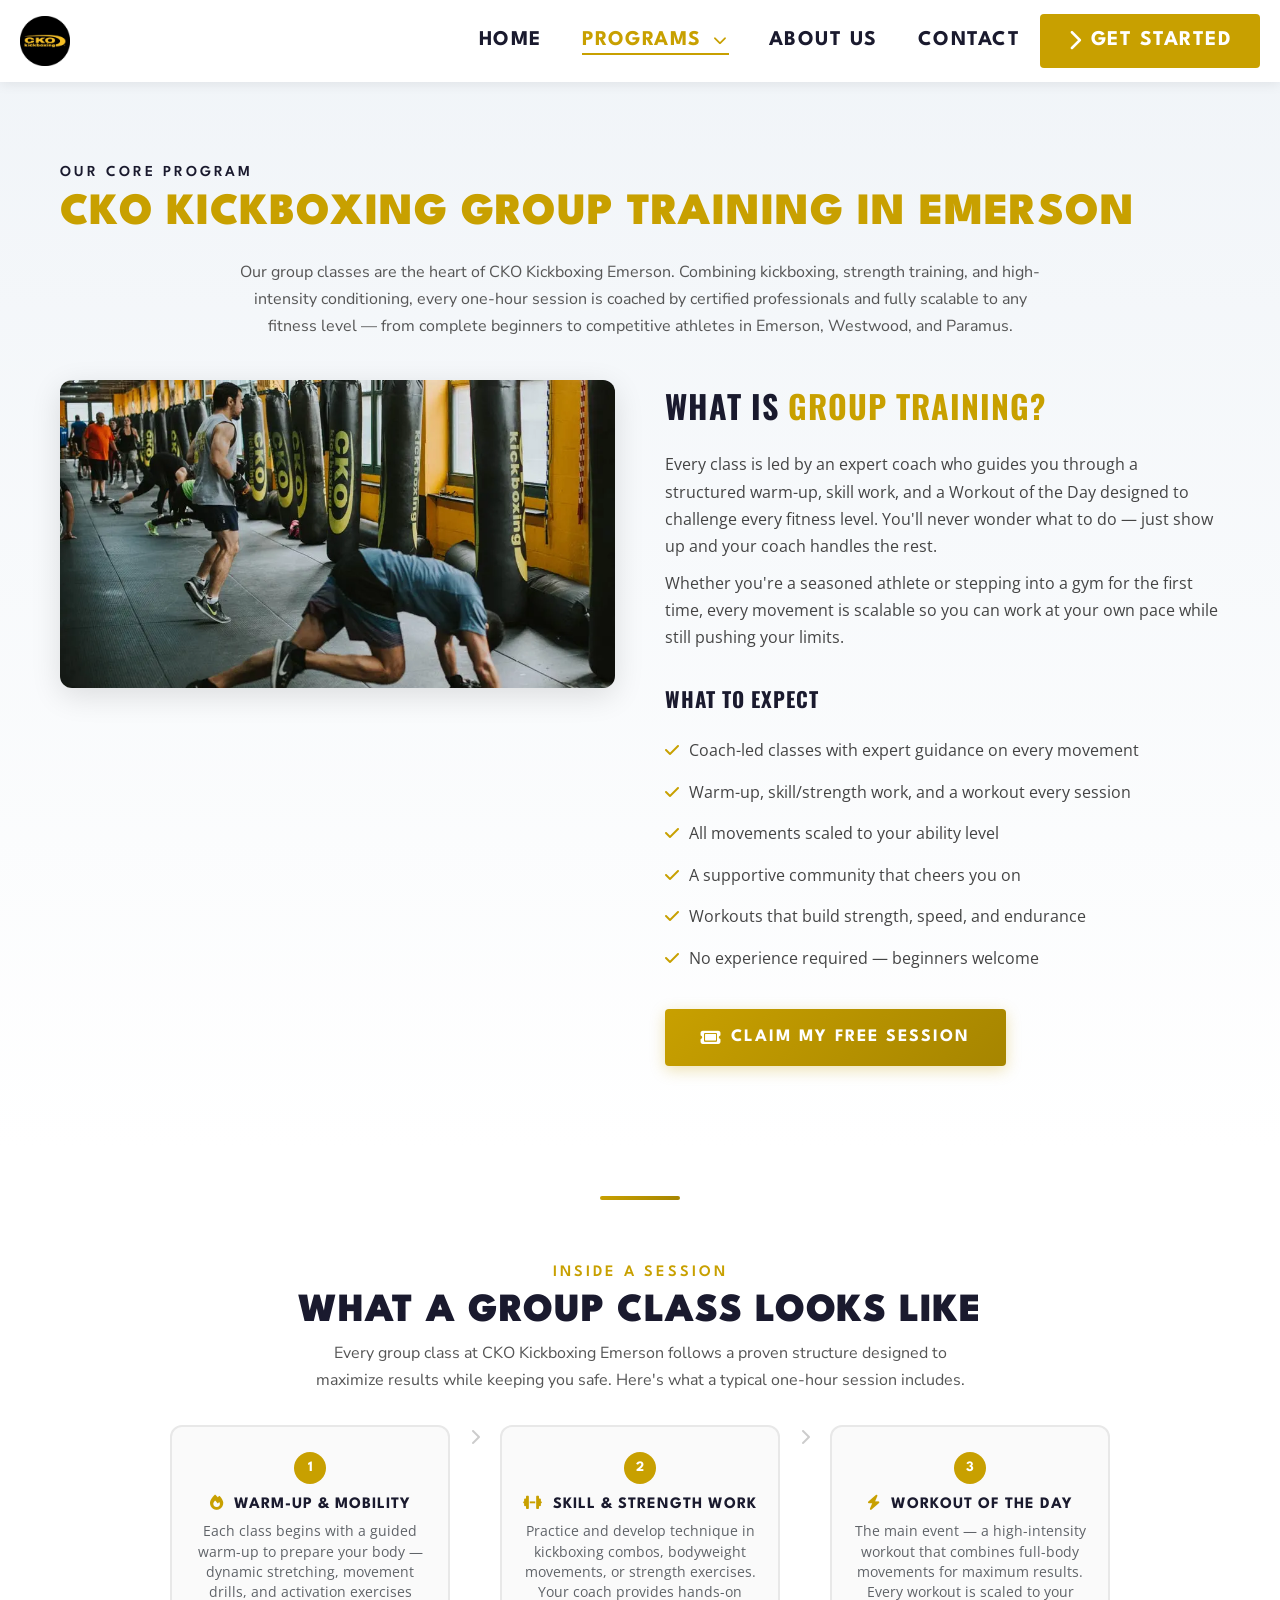
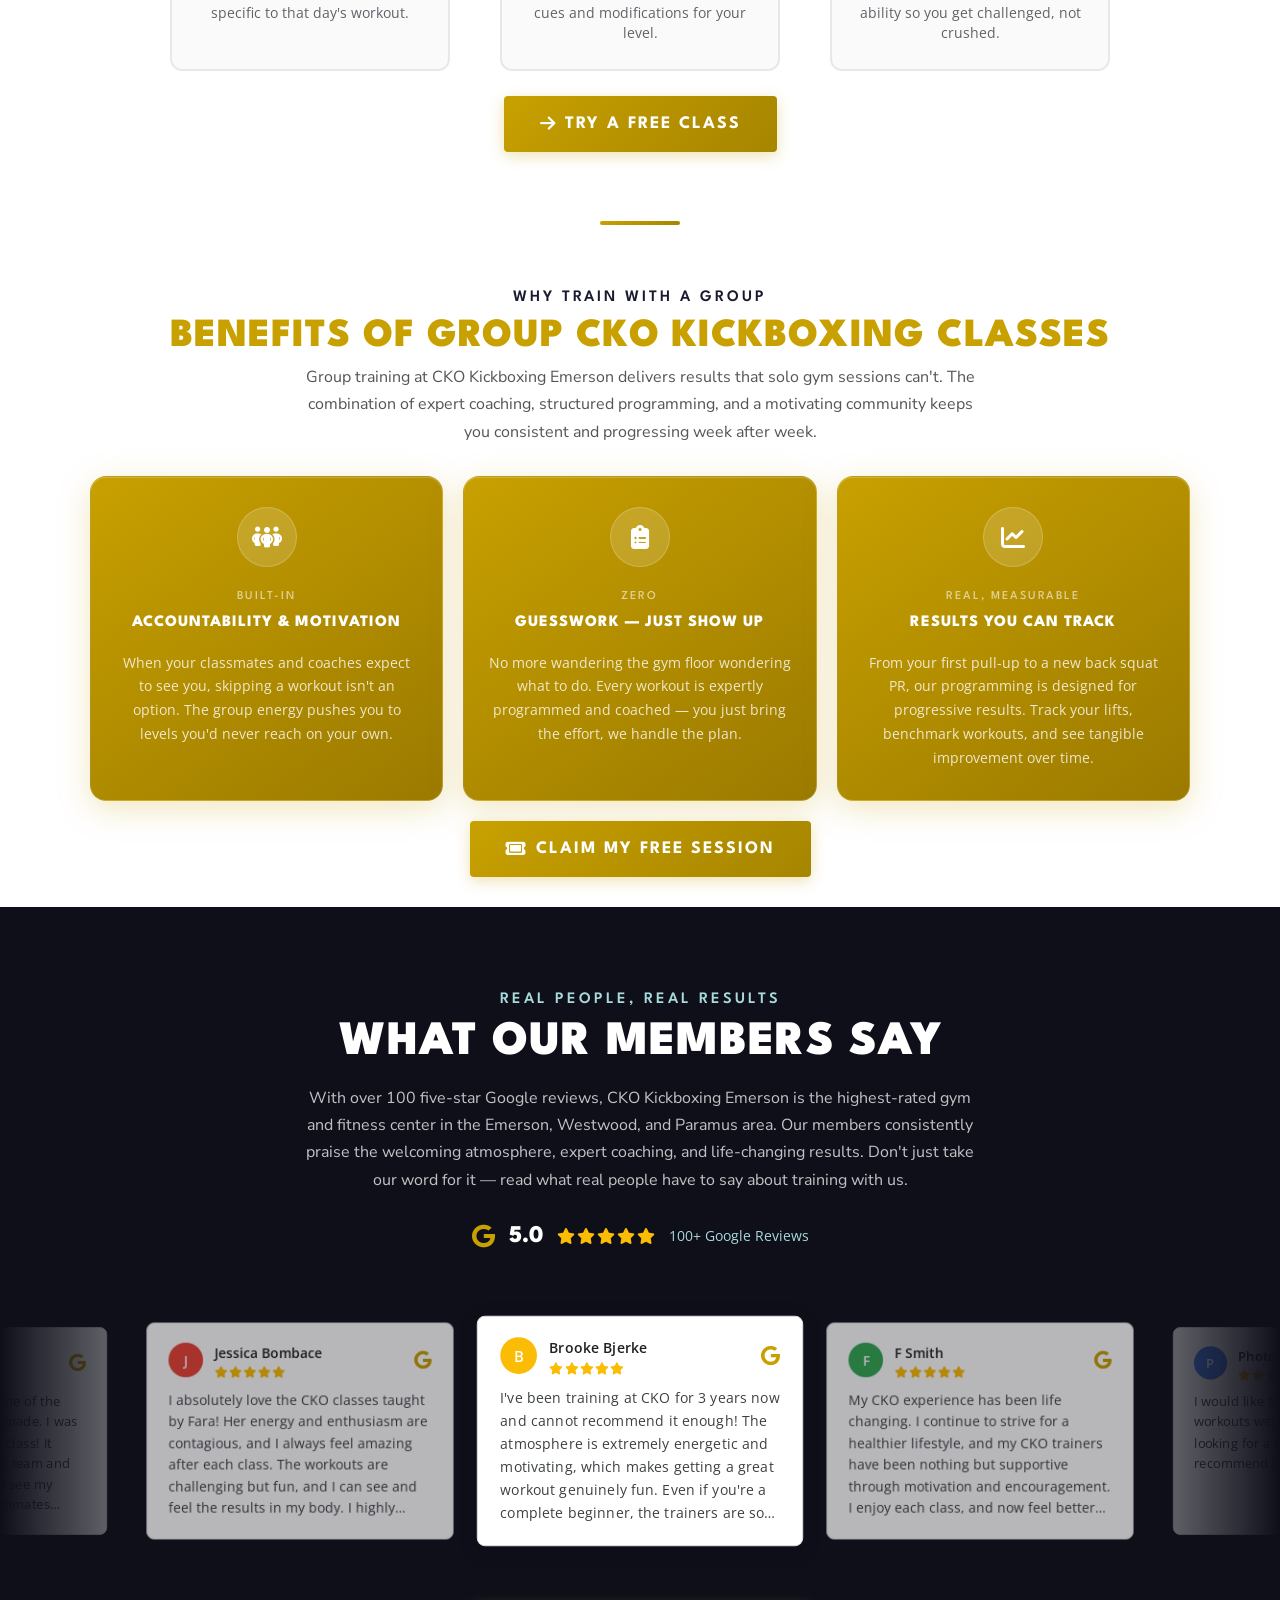
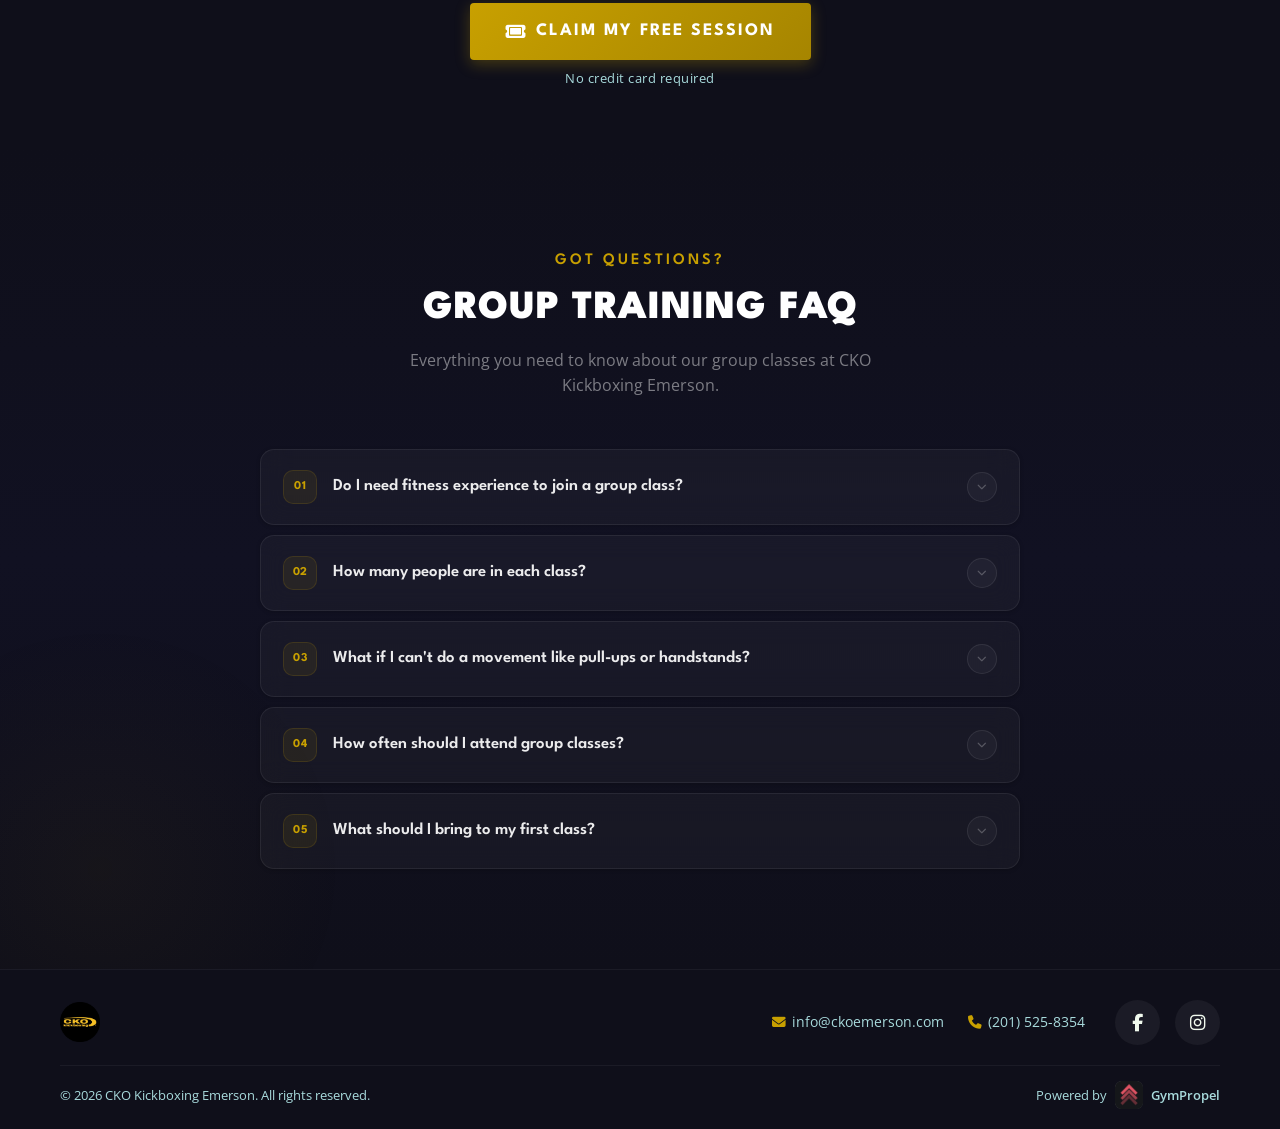
<file: group-training.html>
<!DOCTYPE html>
<html lang="en">
<head>
  <meta charset="UTF-8">
  <meta name="viewport" content="width=device-width, initial-scale=1.0">
  <meta name="description" content="CKO Kickboxing Emerson group classes — expert-coached, high-intensity functional workouts. Build strength & endurance in Emerson, NJ.">
  <title>Group Training (CKO Kickboxing) | CKO Kickboxing Emerson</title>

  <!-- Preconnect to external origins -->
  <link rel="preconnect" href="https://fonts.googleapis.com">
  <link rel="preconnect" href="https://fonts.gstatic.com" crossorigin>
  <link rel="preconnect" href="https://cdnjs.cloudflare.com" crossorigin>

  <!-- Critical CSS -->
  <link rel="preload" href="css/style.css?v=4" as="style">
  <link rel="preload" href="images/group%20fitness-kickboxing.webp" as="image">
  <link rel="stylesheet" href="css/style.css?v=4">

  <!-- Google Fonts (non-render-blocking) -->
  <link rel="preload" as="style" href="https://fonts.googleapis.com/css2?family=League+Spartan:wght@400;500;600;700&family=Nunito+Sans:wght@400;500;600;700&family=Oswald:wght@400;500;600;700&family=Open+Sans:wght@400;500;600&display=swap">
  <link rel="stylesheet" href="https://fonts.googleapis.com/css2?family=League+Spartan:wght@400;500;600;700&family=Nunito+Sans:wght@400;500;600;700&family=Oswald:wght@400;500;600;700&family=Open+Sans:wght@400;500;600&display=swap" media="print" onload="this.media='all'">

  <!-- Font Awesome (non-render-blocking) -->
  <link rel="preload" as="style" href="https://cdnjs.cloudflare.com/ajax/libs/font-awesome/6.5.1/css/all.min.css">
  <link rel="stylesheet" href="https://cdnjs.cloudflare.com/ajax/libs/font-awesome/6.5.1/css/all.min.css" media="print" onload="this.media='all'">

  <!-- Fallback for no-JS -->
  <noscript>
    <link rel="stylesheet" href="https://fonts.googleapis.com/css2?family=League+Spartan:wght@400;500;600;700&family=Nunito+Sans:wght@400;500;600;700&family=Oswald:wght@400;500;600;700&family=Open+Sans:wght@400;500;600&display=swap">
    <link rel="stylesheet" href="https://cdnjs.cloudflare.com/ajax/libs/font-awesome/6.5.1/css/all.min.css">
  </noscript>

  <!-- Favicon -->
  <link rel="icon" type="image/png" sizes="32x32" href="images/favicon-32x32.png">
  <link rel="icon" type="image/png" sizes="16x16" href="images/favicon-16x16.png">
  <link rel="apple-touch-icon" sizes="180x180" href="images/apple-touch-icon.png">
  <link rel="manifest" href="site.webmanifest">

  <!-- Canonical -->
  <link rel="canonical" href="https://emersoncko.com/group-training.html">

  <!-- Open Graph -->
  <meta property="og:type" content="website">
  <meta property="og:url" content="https://emersoncko.com/group-training.html">
  <meta property="og:title" content="Group Training (CKO Kickboxing) | CKO Kickboxing Emerson">
  <meta property="og:description" content="Join CKO Kickboxing Emerson group training classes — expert-coached, high-intensity functional workouts in a supportive community. Build strength, speed & endurance at Emerson's top-rated gym.">
  <meta property="og:image" content="https://emersoncko.com/images/group%20fitness-kickboxing.webp">
  <meta property="og:locale" content="en_US">
  <meta property="og:site_name" content="CKO Kickboxing Emerson">

  <!-- Twitter Card -->
  <meta name="twitter:card" content="summary_large_image">
  <meta name="twitter:title" content="Group Training (CKO Kickboxing) | CKO Kickboxing Emerson">
  <meta name="twitter:description" content="Join CKO Kickboxing Emerson group training classes — expert-coached, high-intensity functional workouts in a supportive community. Build strength, speed &amp; endurance at Emerson's top-rated gym.">
  <meta name="twitter:image" content="https://emersoncko.com/images/group%20fitness-kickboxing.webp">
  <script type="application/ld+json">{"@context":"https://schema.org","@type":"BreadcrumbList","itemListElement":[{"@type":"ListItem","position":1,"name":"Home","item":"https://emersoncko.com/"},{"@type":"ListItem","position":2,"name":"Group Training","item":"https://emersoncko.com/group-training.html"}]}</script>
  <script type="application/ld+json">{"@context":"https://schema.org","@type":"Service","name":"CKO Kickboxing Group Training","description":"Expert-coached group kickboxing and functional fitness classes. High-intensity workouts combining kickboxing, strength training, and conditioning — scalable to all fitness levels.","provider":{"@type":"LocalBusiness","name":"CKO Kickboxing Emerson","url":"https://emersoncko.com"},"areaServed":{"@type":"City","name":"Emerson, NJ"},"url":"https://emersoncko.com/group-training.html","image":"https://emersoncko.com/images/group%20fitness-kickboxing.webp"}</script>
</head>
<body>

  <!-- ===== NAVIGATION ===== -->
  <nav class="navbar">
    <div class="container">
      <a href="index.html" class="logo"><img src="images/cko-logo.webp" alt="CKO Kickboxing Emerson"></a>
      <ul class="nav-links">
        <li><a href="index.html">Home</a></li>
        <li class="nav-dropdown">
          <a href="#" class="active">Programs <i class="fas fa-chevron-down nav-dropdown-arrow"></i></a>
          <ul class="dropdown-menu">
            <li><a href="group-training.html">Group Fitness / Kickboxing</a></li>
            <li><a href="personal-training.html">Personal Training</a></li>
          </ul>
        </li>
        <li><a href="about.html">About Us</a></li>
        <li><a href="contact.html">Contact</a></li>
      </ul>
      <a href="contact.html" class="btn btn-nav-cta"><i class="fas fa-chevron-right"></i> Get Started</a>
      <div class="hamburger">
        <span></span>
        <span></span>
        <span></span>
      </div>
    </div>
  </nav>

  <!-- ===== PROGRAM HERO ===== -->
  <section class="program-detail program-hero">
    <div class="container">
      <p class="group-fitness-label">Our Core Program</p>
      <h1 class="group-fitness-heading">CKO Kickboxing Group Training In Emerson</h1>
      <p class="seo-blurb">Our group classes are the heart of CKO Kickboxing Emerson. Combining kickboxing, strength training, and high-intensity conditioning, every one-hour session is coached by certified professionals and fully scalable to any fitness level — from complete beginners to competitive athletes in Emerson, Westwood, and Paramus.</p>
      <div class="program-detail-grid">
        <div class="program-detail-image">
          <img src="images/group%20fitness-kickboxing.webp" alt="Group fitness and kickboxing class at CKO Kickboxing Emerson gym in Emerson, NJ">
        </div>
        <div class="program-detail-text">
          <h2>What Is <span>Group Training?</span></h2>
          <p>Every class is led by an expert coach who guides you through a structured warm-up, skill work, and a Workout of the Day designed to challenge every fitness level. You'll never wonder what to do — just show up and your coach handles the rest.</p>
          <p>Whether you're a seasoned athlete or stepping into a gym for the first time, every movement is scalable so you can work at your own pace while still pushing your limits.</p>

          <h3>What To Expect</h3>
          <ul class="program-detail-list">
            <li><i class="fas fa-check"></i> Coach-led classes with expert guidance on every movement</li>
            <li><i class="fas fa-check"></i> Warm-up, skill/strength work, and a workout every session</li>
            <li><i class="fas fa-check"></i> All movements scaled to your ability level</li>
            <li><i class="fas fa-check"></i> A supportive community that cheers you on</li>
            <li><i class="fas fa-check"></i> Workouts that build strength, speed, and endurance</li>
            <li><i class="fas fa-check"></i> No experience required — beginners welcome</li>
          </ul>

          <a href="contact.html" class="btn btn-blue program-detail-btn"><i class="fas fa-ticket"></i> Claim My Free Session</a>
        </div>
      </div>
    </div>
  </section>

  <!-- ===== WHAT A CLASS LOOKS LIKE ===== -->
  <section class="how-it-works">
    <div class="container">
      <p class="how-it-works-label">Inside A Session</p>
      <h2 class="how-it-works-heading">What A Group Class Looks Like</h2>
      <p class="seo-blurb">Every group class at CKO Kickboxing Emerson follows a proven structure designed to maximize results while keeping you safe. Here's what a typical one-hour session includes.</p>
      <div class="how-it-works-steps">
        <div class="how-it-works-step">
          <div class="how-it-works-number">1</div>
          <h3><i class="fas fa-fire"></i> Warm-Up &amp; Mobility</h3>
          <p>Each class begins with a guided warm-up to prepare your body — dynamic stretching, movement drills, and activation exercises specific to that day's workout.</p>
        </div>
        <div class="how-it-works-connector"><i class="fas fa-chevron-right"></i></div>
        <div class="how-it-works-step">
          <div class="how-it-works-number">2</div>
          <h3><i class="fas fa-dumbbell"></i> Skill &amp; Strength Work</h3>
          <p>Practice and develop technique in kickboxing combos, bodyweight movements, or strength exercises. Your coach provides hands-on cues and modifications for your level.</p>
        </div>
        <div class="how-it-works-connector"><i class="fas fa-chevron-right"></i></div>
        <div class="how-it-works-step">
          <div class="how-it-works-number">3</div>
          <h3><i class="fas fa-bolt"></i> Workout of the Day</h3>
          <p>The main event — a high-intensity workout that combines full-body movements for maximum results. Every workout is scaled to your ability so you get challenged, not crushed.</p>
        </div>
      </div>
      <a href="contact.html" class="btn btn-blue how-it-works-btn"><i class="fas fa-arrow-right"></i> Try A Free Class</a>
    </div>
  </section>

  <!-- ===== WHY GROUP TRAINING ===== -->
  <section class="group-fitness">
    <div class="container">
      <p class="group-fitness-label">Why Train With A Group</p>
      <h2 class="group-fitness-heading">Benefits Of Group CKO Kickboxing Classes</h2>
      <p class="seo-blurb">Group training at CKO Kickboxing Emerson delivers results that solo gym sessions can't. The combination of expert coaching, structured programming, and a motivating community keeps you consistent and progressing week after week.</p>
      <div class="group-fitness-grid">
        <div class="group-fitness-card">
          <div class="group-fitness-icon"><i class="fas fa-people-group"></i></div>
          <p class="group-fitness-small">Built-In</p>
          <p class="group-fitness-bold">Accountability &amp; Motivation</p>
          <p class="group-fitness-desc">When your classmates and coaches expect to see you, skipping a workout isn't an option. The group energy pushes you to levels you'd never reach on your own.</p>
        </div>
        <div class="group-fitness-card">
          <div class="group-fitness-icon"><i class="fas fa-clipboard-list"></i></div>
          <p class="group-fitness-small">Zero</p>
          <p class="group-fitness-bold">Guesswork — Just Show Up</p>
          <p class="group-fitness-desc">No more wandering the gym floor wondering what to do. Every workout is expertly programmed and coached — you just bring the effort, we handle the plan.</p>
        </div>
        <div class="group-fitness-card">
          <div class="group-fitness-icon"><i class="fas fa-chart-line"></i></div>
          <p class="group-fitness-small">Real, Measurable</p>
          <p class="group-fitness-bold">Results You Can Track</p>
          <p class="group-fitness-desc">From your first pull-up to a new back squat PR, our programming is designed for progressive results. Track your lifts, benchmark workouts, and see tangible improvement over time.</p>
        </div>
      </div>
      <a href="contact.html" class="btn btn-blue group-fitness-btn"><i class="fas fa-ticket"></i> Claim My Free Session</a>
    </div>
  </section>

  <!-- ===== GOOGLE REVIEWS ===== -->
  <section class="reviews">
    <div class="container">
      <p class="reviews-label">Real People, Real Results</p>
      <h2 class="reviews-heading">What Our Members Say</h2>
      <p class="seo-blurb seo-blurb-light">With over 100 five-star Google reviews, CKO Kickboxing Emerson is the highest-rated gym and fitness center in the Emerson, Westwood, and Paramus area. Our members consistently praise the welcoming atmosphere, expert coaching, and life-changing results. Don't just take our word for it — read what real people have to say about training with us.</p>
      <div class="reviews-google">
        <i class="fab fa-google"></i>
        <span class="reviews-rating">5.0</span>
        <div class="reviews-stars">
          <i class="fas fa-star"></i><i class="fas fa-star"></i><i class="fas fa-star"></i><i class="fas fa-star"></i><i class="fas fa-star"></i>
        </div>
        <span class="reviews-count">100+ Google Reviews</span>
      </div>
    </div>
    <div class="reviews-carousel-wrapper">
      <div class="reviews-carousel" id="reviewsCarousel">
        <!-- Cards loaded dynamically via JS, fallback below -->
      </div>
    </div>
    <div class="reviews-cta">
      <a href="contact.html" class="btn btn-blue reviews-btn"><i class="fas fa-ticket"></i> Claim My Free Session</a>
      <p class="reviews-cta-sub">No credit card required</p>
    </div>
  </section>

  <!-- ===== FAQ ===== -->
  <section class="faq">
    <div class="container">
      <p class="faq-label">Got Questions?</p>
      <h2 class="faq-heading">Group Training FAQ</h2>
      <p class="faq-subtext">Everything you need to know about our group classes at CKO Kickboxing Emerson.</p>
      <div class="faq-list">
        <details class="faq-item">
          <summary><span class="faq-question-text">Do I need fitness experience to join a group class?</span></summary>
          <p>Not at all. Our group classes welcome complete beginners every day. Every movement is scaled to your current fitness level by your coach — so you get a challenging workout without being overwhelmed. Many of our strongest members started with zero experience.</p>
        </details>
        <details class="faq-item">
          <summary><span class="faq-question-text">How many people are in each class?</span></summary>
          <p>We cap our classes to ensure quality coaching. Typical class sizes range from 8–16 members, giving your coach enough bandwidth to provide individual attention, form corrections, and scaling recommendations throughout the session.</p>
        </details>
        <details class="faq-item">
          <summary><span class="faq-question-text">What if I can't do a movement like pull-ups or handstands?</span></summary>
          <p>Every movement has multiple scaling options. Can't do a pull-up? You'll do ring rows or banded pull-ups. No handstand push-ups? Seated dumbbell press works great. Our coaches provide alternatives for every movement so everyone participates fully.</p>
        </details>
        <details class="faq-item">
          <summary><span class="faq-question-text">How often should I attend group classes?</span></summary>
          <p>We recommend 3–5 classes per week for optimal results. New members typically start with 3 sessions to allow recovery, then gradually increase frequency as fitness improves. Our programming is designed so you can train on consecutive days safely.</p>
        </details>
        <details class="faq-item">
          <summary><span class="faq-question-text">What should I bring to my first class?</span></summary>
          <p>Just yourself, a water bottle, and comfortable athletic clothing with supportive shoes (cross-trainers work best). We provide all equipment — barbells, dumbbells, rowers, pull-up bars, and everything else you need.</p>
        </details>
      </div>
    </div>
  </section>

  <!-- ===== MOBILE STICKY CTA BAR ===== -->
  <div class="mobile-sticky-bar" id="mobileStickyBar">
    <a href="members.html" class="mobile-sticky-btn mobile-sticky-members">
      <i class="fas fa-user"></i>
      <span>Members</span>
    </a>
    <a href="contact.html" class="mobile-sticky-btn mobile-sticky-schedule">
      <i class="fas fa-calendar-alt"></i>
      <span>Schedule</span>
    </a>
    <a href="contact.html" class="mobile-sticky-btn mobile-sticky-free">
      <i class="fas fa-award"></i>
      <span>Free Session</span>
    </a>
  </div>

  <!-- ===== FOOTER ===== -->
  <footer class="footer">
    <div class="container">
      <div class="footer-compact">
        <a href="index.html" class="logo"><img src="images/cko-logo.webp" alt="CKO Kickboxing Emerson"></a>
        <div class="footer-contact">
          <a href="mailto:info@ckoemerson.com"><i class="fas fa-envelope"></i> info@ckoemerson.com</a>
          <a href="tel:+12015258354"><i class="fas fa-phone"></i> (201) 525-8354</a>
        </div>
        <div class="social-links">
          <a href="https://www.facebook.com/profile.php?id=61577471961556" target="_blank" rel="noopener noreferrer"><i class="fab fa-facebook-f"></i></a>
          <a href="https://www.instagram.com/cko.emerson/?hl=en" target="_blank" rel="noopener noreferrer"><i class="fab fa-instagram"></i></a>
        </div>
      </div>
      <div class="footer-bottom">
        <p>&copy; 2026 CKO Kickboxing Emerson. All rights reserved.</p>
        <a class="powered-by" href="https://gympropel.com" target="_blank" rel="noopener">Powered by <img src="images/gym-propel-mark.webp" alt="" width="28" height="28" loading="lazy"> <span>GymPropel</span></a>
      </div>
    </div>
  </footer>

  <!-- ===== POPUP ===== -->
  <div class="popup-overlay" id="popupOverlay">
    <div class="popup-modal">
      <button class="popup-close" id="popupClose" aria-label="Close popup">&times;</button>
      <div class="popup-badge"><i class="fas fa-gift"></i> FREE CLASS — Limited Spots</div>
      <h2 class="popup-heading">Claim Free Class & See Schedule</h2>
      <p class="popup-sub">Try a workout on us — zero cost, zero commitment. Just show up and experience the best gym in Emerson.</p>
      <form class="popup-form" id="popupForm">
        <div class="popup-form-row">
          <input type="text" name="firstName" placeholder="First Name" required>
          <input type="text" name="lastName" placeholder="Last Name" required>
        </div>
        <input type="email" name="email" placeholder="Email Address" required>
        <input type="tel" name="phone" placeholder="Phone Number" required>
        <button type="submit" class="popup-submit"><i class="fas fa-bolt"></i> Reserve My Free Class</button>
      </form>
      <div class="popup-trust">
        <span><i class="fas fa-lock"></i> Your info is 100% private</span>
        <span><i class="fas fa-star"></i> 5-star rated gym</span>
      </div>
    </div>
  </div>

  <script src="js/main.js?v=2" defer></script>
  <script src="https://widgets.leadconnectorhq.com/loader.js" data-resources-url="https://widgets.leadconnectorhq.com/chat-widget/loader.js" data-widget-id="69bc2c7cfa352c958e33c08c"></script>
</body>
</html>
</file>
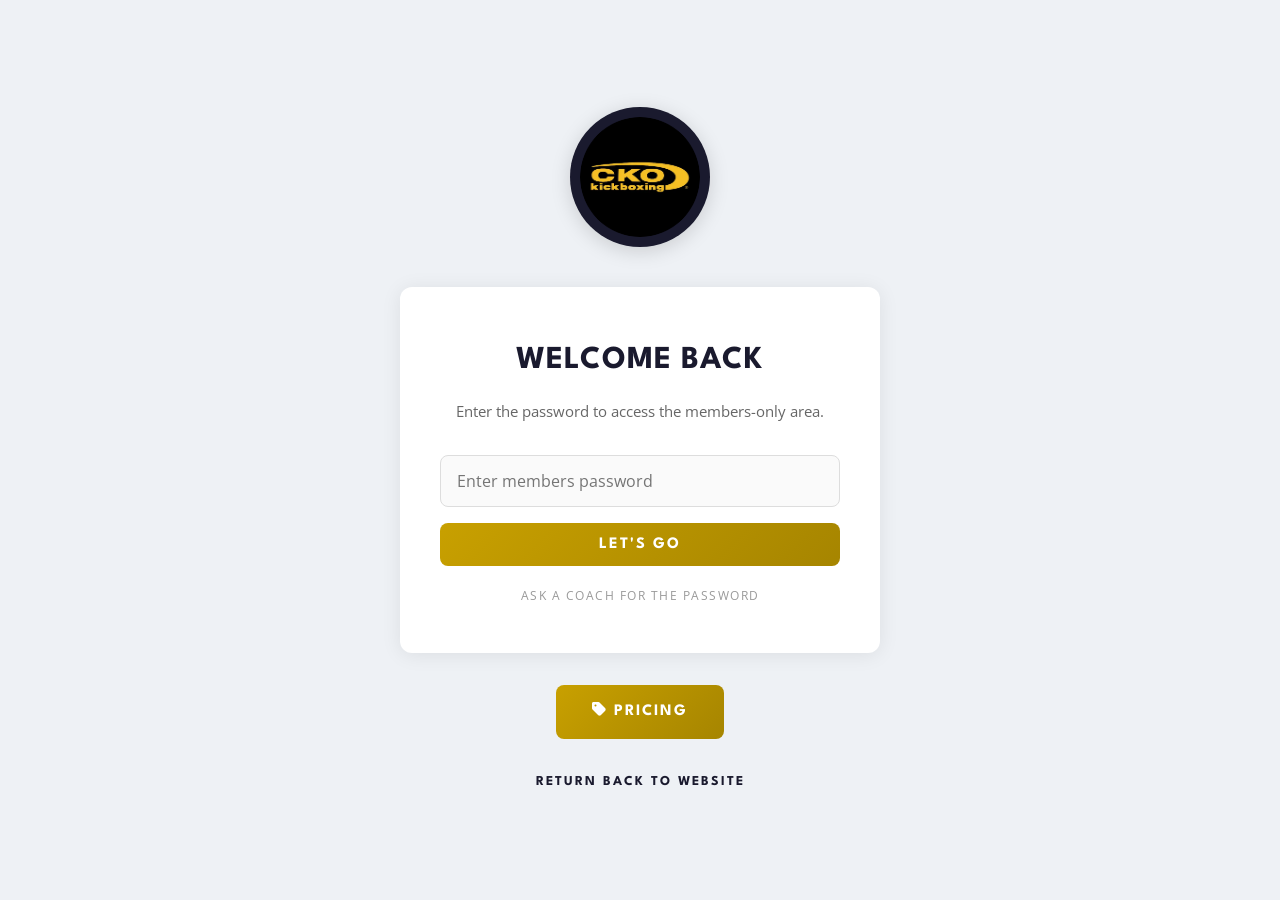
<file: members-area.html>
<!DOCTYPE html>
<html lang="en">
<head>
  <meta charset="UTF-8">
  <meta name="viewport" content="width=device-width, initial-scale=1.0">
  <meta name="description" content="CKO Kickboxing Emerson members area — view the weekly class schedule.">
  <title>Members Area | CKO Kickboxing Emerson</title>

  <link rel="preconnect" href="https://fonts.googleapis.com">
  <link rel="preconnect" href="https://fonts.gstatic.com" crossorigin>
  <link rel="preconnect" href="https://cdnjs.cloudflare.com" crossorigin>

  <link rel="preload" href="css/style.css?v=4" as="style">
  <link rel="stylesheet" href="css/style.css?v=4">

  <link rel="preload" as="style" href="https://fonts.googleapis.com/css2?family=League+Spartan:wght@400;500;600;700&family=Open+Sans:wght@400;500;600&display=swap">
  <link rel="stylesheet" href="https://fonts.googleapis.com/css2?family=League+Spartan:wght@400;500;600;700&family=Open+Sans:wght@400;500;600&display=swap" media="print" onload="this.media='all'">

  <link rel="preload" as="style" href="https://cdnjs.cloudflare.com/ajax/libs/font-awesome/6.5.1/css/all.min.css">
  <link rel="stylesheet" href="https://cdnjs.cloudflare.com/ajax/libs/font-awesome/6.5.1/css/all.min.css" media="print" onload="this.media='all'">

  <noscript>
    <link rel="stylesheet" href="https://fonts.googleapis.com/css2?family=League+Spartan:wght@400;500;600;700&family=Open+Sans:wght@400;500;600&display=swap">
    <link rel="stylesheet" href="https://cdnjs.cloudflare.com/ajax/libs/font-awesome/6.5.1/css/all.min.css">
  </noscript>

  <link rel="icon" type="image/png" sizes="32x32" href="images/favicon-32x32.png">
  <link rel="icon" type="image/png" sizes="16x16" href="images/favicon-16x16.png">
  <link rel="apple-touch-icon" sizes="180x180" href="images/apple-touch-icon.png">
  <link rel="manifest" href="site.webmanifest">
  <link rel="canonical" href="https://emersoncko.com/members-area.html">
  <meta name="robots" content="noindex, nofollow">
</head>
<body>

  <div class="members-area">
    <div class="members-area-header">
      <a href="index.html" class="members-area-logo"><img src="images/cko-logo.webp" alt="CKO Kickboxing Emerson"></a>
      <h1 class="members-area-heading">Members Area</h1>
      <p class="members-area-sub">View this week's class schedule below.</p>
    </div>

    <!-- Refer a Friend Banner -->
    <div class="refer-banner" onclick="document.getElementById('referModal').classList.add('is-open')">
      <div class="refer-banner-glow"></div>
      <div class="refer-banner-content">
        <div class="refer-banner-icon"><i class="fas fa-gift"></i></div>
        <div class="refer-banner-text">
          <h2>Refer a Friend — Get a Free Month</h2>
        </div>
        <div class="refer-banner-arrow"><i class="fas fa-arrow-right"></i></div>
      </div>
    </div>

    <!-- Refer a Member Modal -->
    <div class="refer-modal-overlay" id="referModal" onclick="if(event.target===this)this.classList.remove('is-open')">
      <div class="refer-modal">
        <button class="refer-modal-close" onclick="document.getElementById('referModal').classList.remove('is-open')" aria-label="Close"><i class="fas fa-xmark"></i></button>
        <h2><i class="fas fa-gift"></i> Refer a Member</h2>
        <p>Know someone who'd love CKO Kickboxing Emerson? Refer them and they'll get a <strong>free 3-day VIP pass</strong>. When they sign up, <strong>you get a free month</strong>!</p>
        <form class="refer-form" onsubmit="submitReferral(event)">
          <div class="refer-section-label"><i class="fas fa-user"></i> Your Info</div>
          <div class="refer-name-row">
            <label>First Name<input type="text" name="referrer_first_name" required></label>
            <label>Last Name<input type="text" name="referrer_last_name" required></label>
          </div>
          <div class="refer-section-label"><i class="fas fa-user-plus"></i> Friend's Info</div>
          <label>First Name<input type="text" name="friend_first_name" required></label>
          <label>Phone<input type="tel" name="friend_phone" required></label>
          <label>Email <span class="refer-optional">(optional)</span><input type="email" name="friend_email"></label>
          <button type="submit" class="refer-form-submit"><i class="fas fa-paper-plane"></i> Send Referral</button>
          <div class="refer-form-status" style="display:none; text-align:center; font-size:0.85rem; font-weight:600;"></div>
        </form>
      </div>
    </div>

    <!-- Nutrition Kickstart Banner -->
    <a href="nutrition.html" class="nk-banner">
      <div class="nk-banner-glow"></div>
      <div class="nk-banner-content">
        <div class="nk-banner-icon"><i class="fas fa-seedling"></i></div>
        <div class="nk-banner-text">
          <h2>Nutrition Kickstart</h2>
          <p>Meal plans, recipes, cooking videos &amp; more — tap to explore</p>
        </div>
        <div class="nk-banner-arrow"><i class="fas fa-arrow-right"></i></div>
      </div>
    </a>

    <!-- Tracker Banner -->
    <a href="tracker.html" class="tracker-banner">
      <div class="nk-banner-glow"></div>
      <div class="nk-banner-content">
        <div class="tracker-banner-icon"><i class="fas fa-bullseye"></i></div>
        <div class="nk-banner-text">
          <h2>My Tracker</h2>
          <p>Log check-ins, track weight &amp; stay accountable</p>
        </div>
        <div class="nk-banner-arrow"><i class="fas fa-arrow-right"></i></div>
      </div>
    </a>

    <div class="members-area-calendar">
      <h2 class="members-area-heading">Class Schedule</h2>
      <table class="contact-hours-table" style="width:100%;max-width:600px;margin:0 auto 24px;">
        <tr><td class="contact-hours-day">MONDAY</td><td class="contact-hours-time">9–10 AM, 10–11 AM, 5:30–6:30 PM, 6:30–7:30 PM</td></tr>
        <tr><td class="contact-hours-day">TUESDAY</td><td class="contact-hours-time">9–10 AM, 10–11 AM, 5:30–6:30 PM, 6:30–7:30 PM</td></tr>
        <tr><td class="contact-hours-day">WEDNESDAY</td><td class="contact-hours-time">9–10 AM, 10–11 AM, 6–7 PM, 7–8 PM</td></tr>
        <tr><td class="contact-hours-day">THURSDAY</td><td class="contact-hours-time">9–10 AM, 10–11 AM, 6–7 PM, 7–8 PM</td></tr>
        <tr><td class="contact-hours-day">FRIDAY</td><td class="contact-hours-time">9–10 AM, 10–11 AM</td></tr>
        <tr><td class="contact-hours-day">SATURDAY</td><td class="contact-hours-time">8–9 AM, 9–10 AM, 10–11 AM</td></tr>
        <tr><td class="contact-hours-day">SUNDAY</td><td class="contact-hours-time">9–10 AM, 10–11 AM, 11–11:30 AM</td></tr>
      </table>
    </div>

    <div class="members-area-footer">
      <a href="index.html" class="login-return">RETURN BACK TO WEBSITE</a>
    </div>
  </div>

  <script>
    if (sessionStorage.getItem('cko_auth') !== '1') {
      window.location.href = 'members.html';
    }

    async function submitReferral(e) {
      e.preventDefault();
      var form = e.target;
      var btn = form.querySelector('.refer-form-submit');
      var status = form.querySelector('.refer-form-status');
      var data = {
        referrer_first_name: form.referrer_first_name.value.trim(),
        referrer_last_name: form.referrer_last_name.value.trim(),
        friend_first_name: form.friend_first_name.value.trim(),
        friend_phone: form.friend_phone.value.trim(),
        friend_email: form.friend_email.value.trim()
      };

      btn.disabled = true;
      btn.innerHTML = '<i class="fas fa-spinner fa-spin"></i> Sending...';
      status.style.display = 'none';

      try {
        var res = await fetch('https://services.leadconnectorhq.com/hooks/XjS2bshPx1fcIiiPMabV/webhook-trigger/3fb95106-0260-4f5f-bb9b-f28375d227b7', {
          method: 'POST',
          headers: { 'Content-Type': 'application/json' },
          body: JSON.stringify(data)
        });
        if (!res.ok) throw new Error('Request failed');
        status.style.display = 'block';
        status.style.color = '#16a34a';
        status.textContent = 'Referral sent! Thanks for spreading the word.';
        form.reset();
      } catch (err) {
        status.style.display = 'block';
        status.style.color = '#dc2626';
        status.textContent = 'Something went wrong. Please try again.';
      } finally {
        btn.disabled = false;
        btn.innerHTML = '<i class="fas fa-paper-plane"></i> Send Referral';
      }
    }
  </script>

  <script src="https://widgets.leadconnectorhq.com/loader.js" data-resources-url="https://widgets.leadconnectorhq.com/chat-widget/loader.js" data-widget-id="69bc2c7cfa352c958e33c08c"></script>
</body>
</html>
</file>
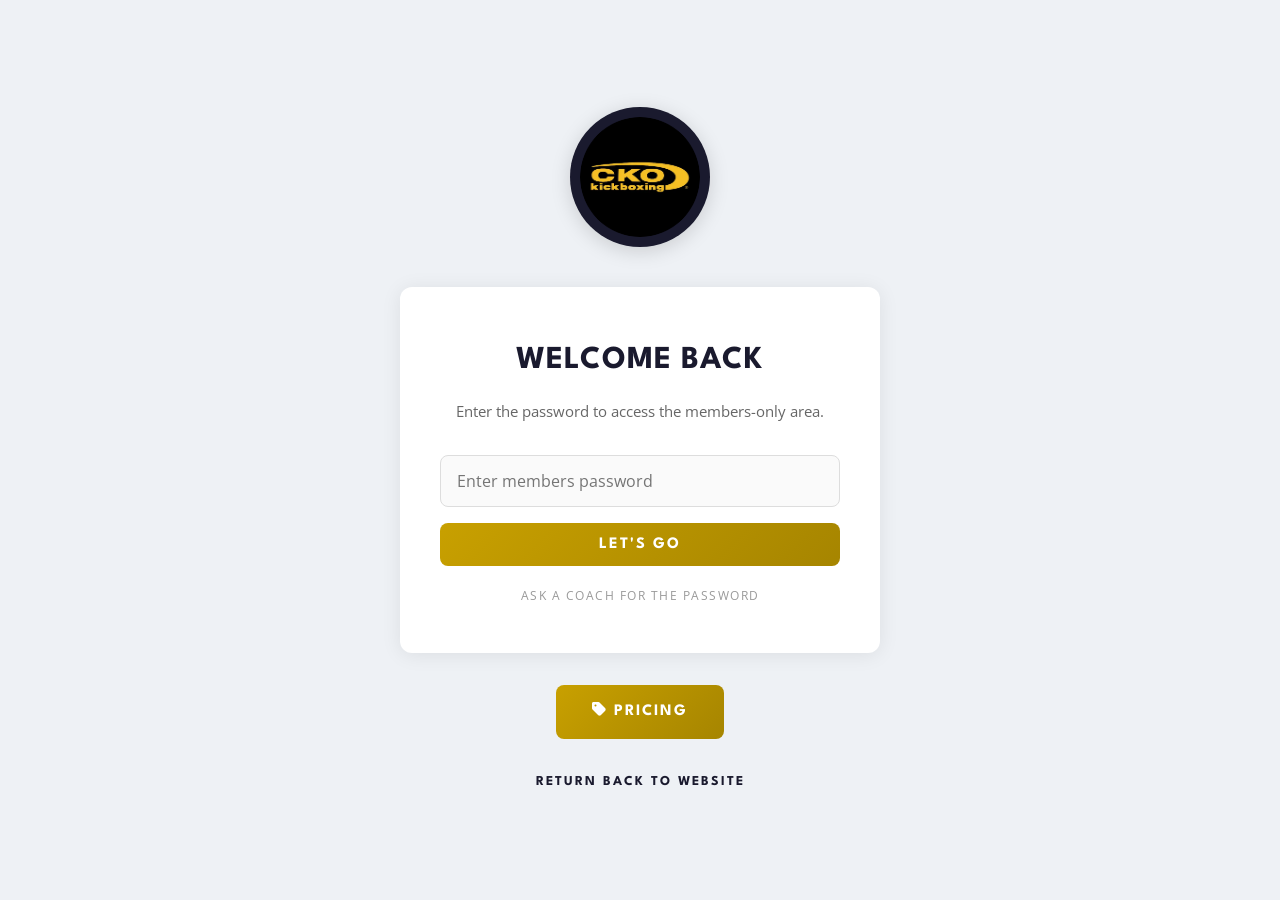
<file: members.html>
<!DOCTYPE html>
<html lang="en">
<head>
  <meta charset="UTF-8">
  <meta name="viewport" content="width=device-width, initial-scale=1.0">
  <meta name="description" content="Members login — access the CKO Kickboxing Emerson members-only area.">
  <title>Members Login | CKO Kickboxing Emerson</title>

  <link rel="preconnect" href="https://fonts.googleapis.com">
  <link rel="preconnect" href="https://fonts.gstatic.com" crossorigin>
  <link rel="preconnect" href="https://cdnjs.cloudflare.com" crossorigin>

  <link rel="preload" href="css/style.css?v=4" as="style">
  <link rel="stylesheet" href="css/style.css?v=4">

  <link rel="preload" as="style" href="https://fonts.googleapis.com/css2?family=League+Spartan:wght@400;500;600;700&family=Open+Sans:wght@400;500;600&display=swap">
  <link rel="stylesheet" href="https://fonts.googleapis.com/css2?family=League+Spartan:wght@400;500;600;700&family=Open+Sans:wght@400;500;600&display=swap" media="print" onload="this.media='all'">

  <link rel="preload" as="style" href="https://cdnjs.cloudflare.com/ajax/libs/font-awesome/6.5.1/css/all.min.css">
  <link rel="stylesheet" href="https://cdnjs.cloudflare.com/ajax/libs/font-awesome/6.5.1/css/all.min.css" media="print" onload="this.media='all'">

  <noscript>
    <link rel="stylesheet" href="https://fonts.googleapis.com/css2?family=League+Spartan:wght@400;500;600;700&family=Open+Sans:wght@400;500;600&display=swap">
    <link rel="stylesheet" href="https://cdnjs.cloudflare.com/ajax/libs/font-awesome/6.5.1/css/all.min.css">
  </noscript>

  <link rel="icon" type="image/png" sizes="32x32" href="images/favicon-32x32.png">
  <link rel="icon" type="image/png" sizes="16x16" href="images/favicon-16x16.png">
  <link rel="apple-touch-icon" sizes="180x180" href="images/apple-touch-icon.png">
  <link rel="manifest" href="site.webmanifest">
  <link rel="canonical" href="https://emersoncko.com/members.html">
  <meta name="robots" content="noindex, nofollow">
</head>
<body>

  <div class="login-page">
    <div class="login-logo">
      <img src="images/cko-logo.webp" alt="CKO Kickboxing Emerson">
    </div>
    <div class="login-card">
      <h1 class="login-heading">Welcome back</h1>
      <p class="login-sub">Enter the password to access the members-only area.</p>
      <form class="login-form" id="loginForm">
        <input type="password" id="loginPassword" placeholder="Enter members password" required autocomplete="current-password">
        <p class="login-error" id="loginError"></p>
        <button type="submit" class="login-btn">LET'S GO</button>
      </form>
      <p class="login-hint">Ask a coach for the password</p>
    </div>
    <a href="https://www.ckokickboxing.com/nj-oradell-emerson/memberships/" target="_blank" rel="noopener noreferrer" class="login-pricing"><i class="fas fa-tag"></i> Pricing</a>
    <a href="index.html" class="login-return">RETURN BACK TO WEBSITE</a>
  </div>

  <script>
    if (sessionStorage.getItem('cko_auth') === '1') {
      window.location.href = 'members-area.html';
    }
    document.getElementById('loginForm').addEventListener('submit', function(e) {
      e.preventDefault();
      var pw = document.getElementById('loginPassword').value;
      var err = document.getElementById('loginError');
      if (pw === 'emersoncko') {
        sessionStorage.setItem('cko_auth', '1');
        window.location.href = 'members-area.html';
      } else {
        err.textContent = 'Incorrect password. Please try again.';
        err.style.display = 'block';
      }
    });
  </script>

  <script src="https://widgets.leadconnectorhq.com/loader.js" data-resources-url="https://widgets.leadconnectorhq.com/chat-widget/loader.js" data-widget-id="69bc2c7cfa352c958e33c08c"></script>
</body>
</html>
</file>
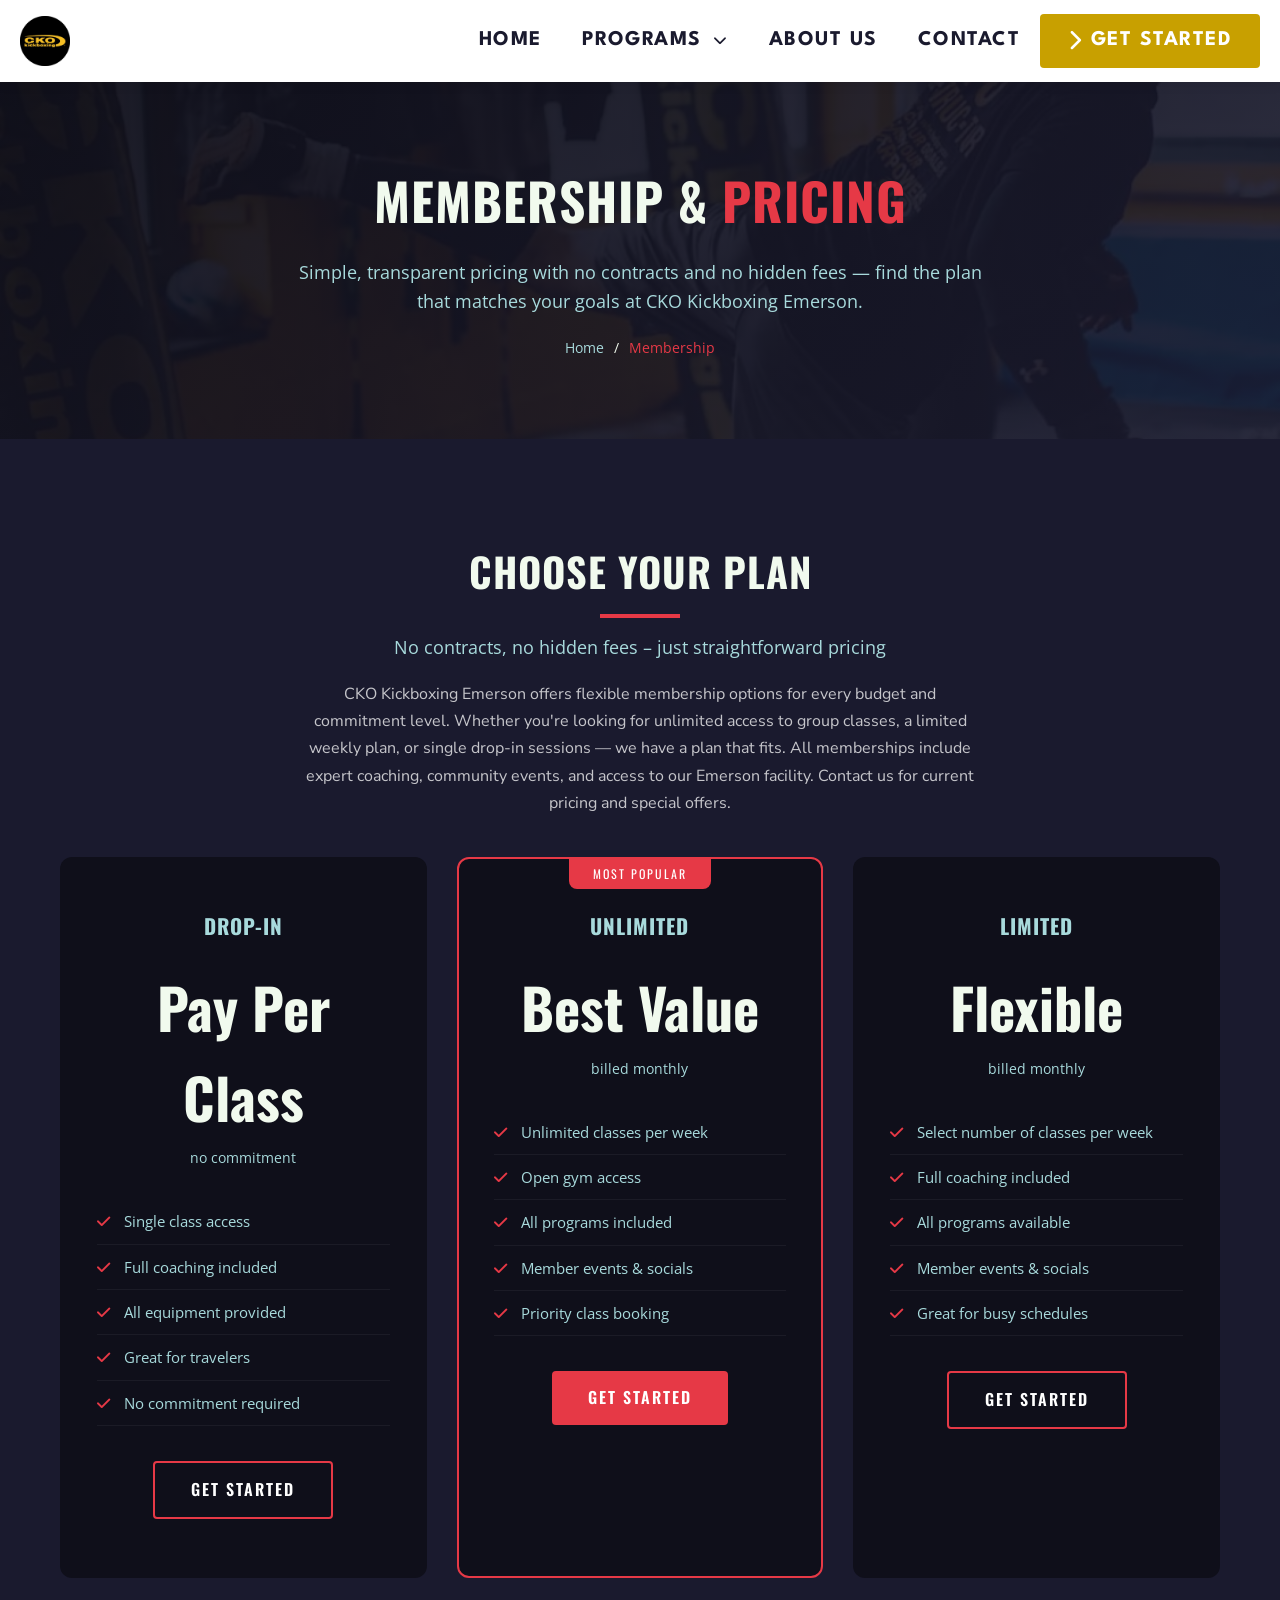
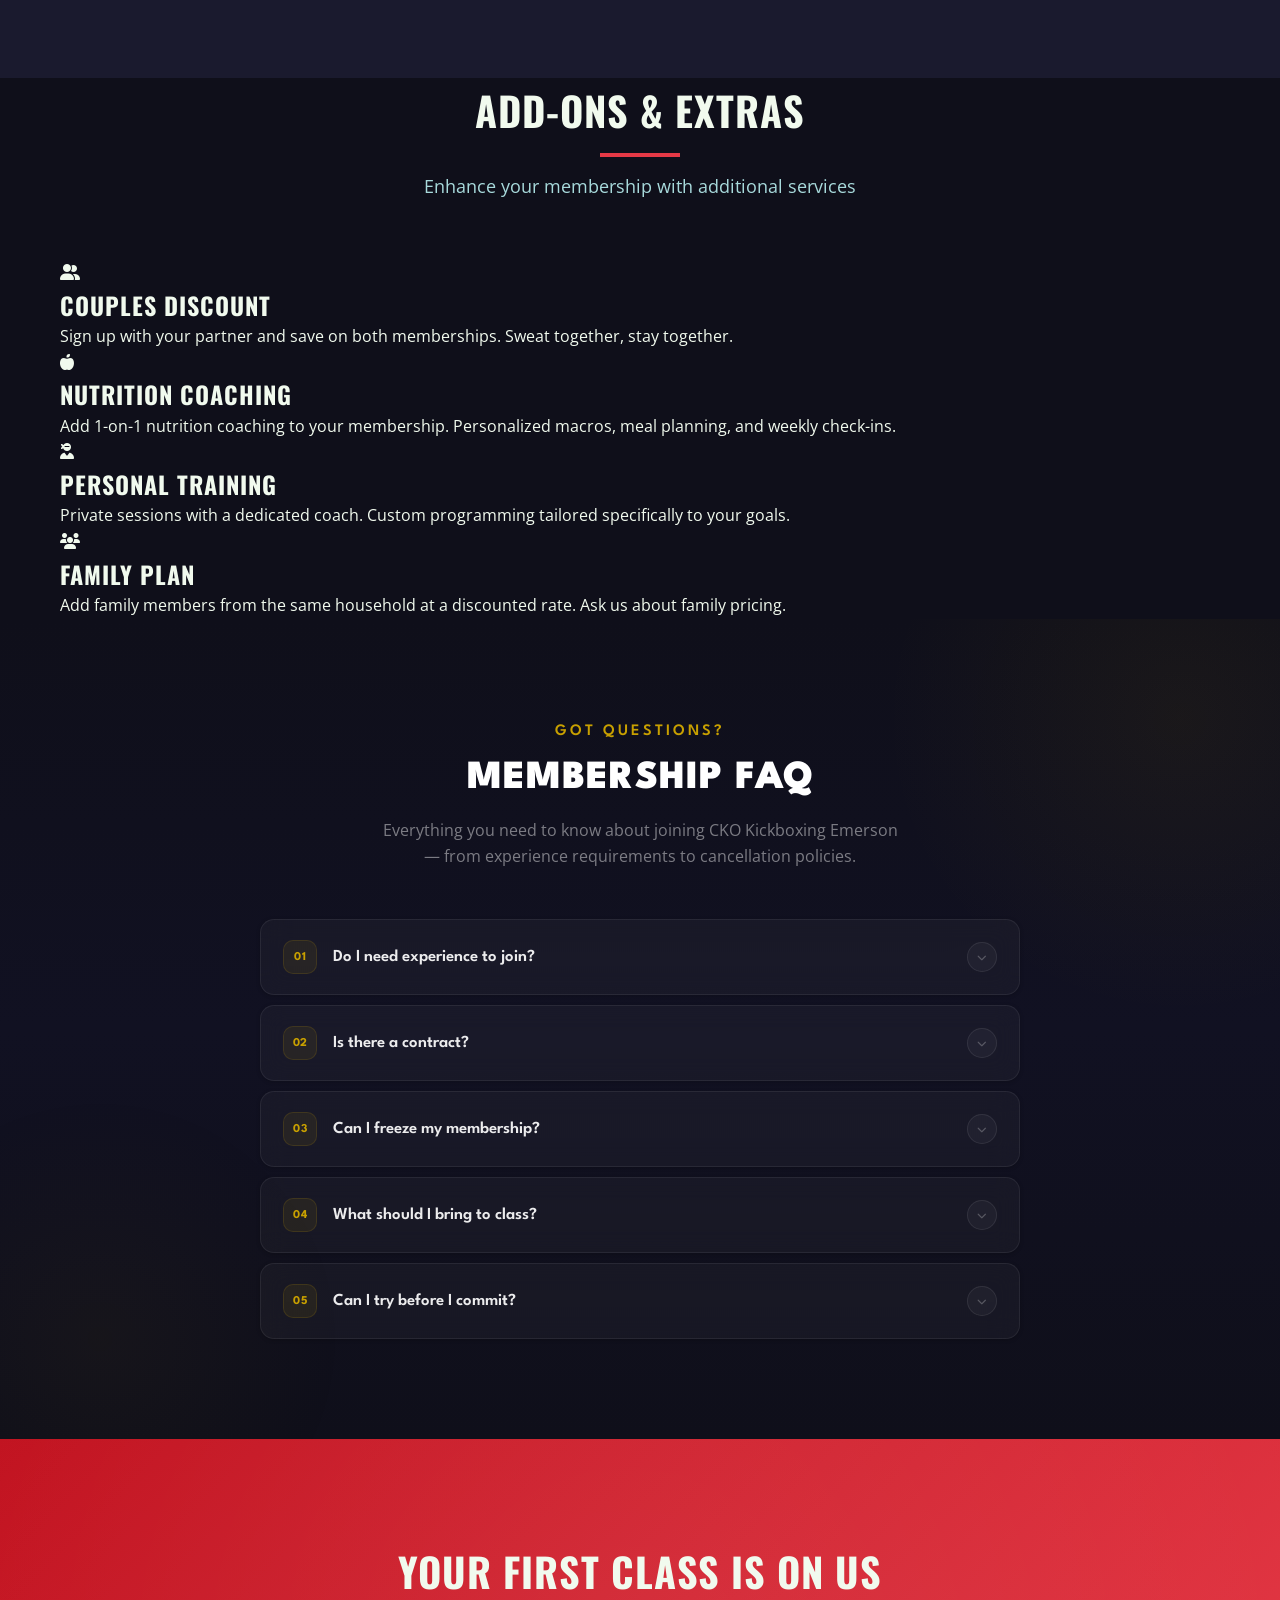
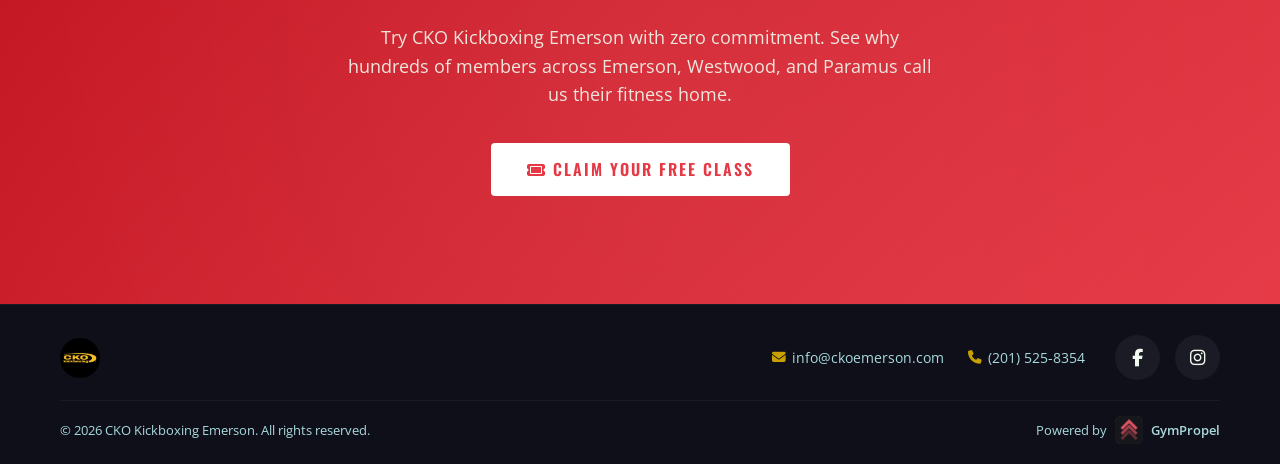
<file: membership.html>
<!DOCTYPE html>
<html lang="en">
<head>
  <meta charset="UTF-8">
  <meta name="viewport" content="width=device-width, initial-scale=1.0">
  <meta name="description" content="CKO Kickboxing Emerson membership plans & pricing — unlimited group classes, personal training packages & drop-in rates. Find your plan in Emerson, NJ.">
  <title>Membership &amp; Pricing | CKO Kickboxing Emerson</title>

  <!-- Preconnect to external origins -->
  <link rel="preconnect" href="https://fonts.googleapis.com">
  <link rel="preconnect" href="https://fonts.gstatic.com" crossorigin>
  <link rel="preconnect" href="https://cdnjs.cloudflare.com" crossorigin>

  <!-- Critical CSS -->
  <link rel="preload" href="css/style.css?v=4" as="style">
  <link rel="stylesheet" href="css/style.css?v=4">

  <!-- Google Fonts (non-render-blocking) -->
  <link rel="preload" as="style" href="https://fonts.googleapis.com/css2?family=League+Spartan:wght@400;500;600;700&family=Nunito+Sans:wght@400;500;600;700&family=Oswald:wght@400;500;600;700&family=Open+Sans:wght@400;500;600&display=swap">
  <link rel="stylesheet" href="https://fonts.googleapis.com/css2?family=League+Spartan:wght@400;500;600;700&family=Nunito+Sans:wght@400;500;600;700&family=Oswald:wght@400;500;600;700&family=Open+Sans:wght@400;500;600&display=swap" media="print" onload="this.media='all'">

  <!-- Font Awesome (non-render-blocking) -->
  <link rel="preload" as="style" href="https://cdnjs.cloudflare.com/ajax/libs/font-awesome/6.5.1/css/all.min.css">
  <link rel="stylesheet" href="https://cdnjs.cloudflare.com/ajax/libs/font-awesome/6.5.1/css/all.min.css" media="print" onload="this.media='all'">

  <!-- Fallback for no-JS -->
  <noscript>
    <link rel="stylesheet" href="https://fonts.googleapis.com/css2?family=League+Spartan:wght@400;500;600;700&family=Nunito+Sans:wght@400;500;600;700&family=Oswald:wght@400;500;600;700&family=Open+Sans:wght@400;500;600&display=swap">
    <link rel="stylesheet" href="https://cdnjs.cloudflare.com/ajax/libs/font-awesome/6.5.1/css/all.min.css">
  </noscript>

  <!-- Favicon -->
  <link rel="icon" type="image/png" sizes="32x32" href="images/favicon-32x32.png">
  <link rel="icon" type="image/png" sizes="16x16" href="images/favicon-16x16.png">
  <link rel="apple-touch-icon" sizes="180x180" href="images/apple-touch-icon.png">
  <link rel="manifest" href="site.webmanifest">

  <!-- Canonical -->
  <link rel="canonical" href="https://emersoncko.com/membership.html">

  <!-- Open Graph -->
  <meta property="og:type" content="website">
  <meta property="og:url" content="https://emersoncko.com/membership.html">
  <meta property="og:title" content="Membership & Pricing | CKO Kickboxing Emerson">
  <meta property="og:description" content="CKO Kickboxing Emerson membership plans and pricing — unlimited group classes, personal training packages & drop-in rates. Find the plan that fits your goals and budget in Emerson, NJ.">
  <meta property="og:image" content="https://emersoncko.com/images/perfect-program.webp">
  <meta property="og:locale" content="en_US">
  <meta property="og:site_name" content="CKO Kickboxing Emerson">

  <!-- Twitter Card -->
  <meta name="twitter:card" content="summary_large_image">
  <meta name="twitter:title" content="Membership &amp; Pricing | CKO Kickboxing Emerson">
  <meta name="twitter:description" content="CKO Kickboxing Emerson membership plans and pricing — unlimited group classes, personal training packages &amp; drop-in rates. Find the plan that fits your goals and budget in Emerson, NJ.">
  <meta name="twitter:image" content="https://emersoncko.com/images/perfect-program.webp">
  <script type="application/ld+json">{"@context":"https://schema.org","@type":"BreadcrumbList","itemListElement":[{"@type":"ListItem","position":1,"name":"Home","item":"https://emersoncko.com/"},{"@type":"ListItem","position":2,"name":"Membership","item":"https://emersoncko.com/membership.html"}]}</script>
</head>
<body>

  <!-- ===== NAVIGATION ===== -->
  <nav class="navbar">
    <div class="container">
      <a href="index.html" class="logo"><img src="images/cko-logo.webp" alt="CKO Kickboxing Emerson"></a>
      <ul class="nav-links">
        <li><a href="index.html">Home</a></li>
        <li class="nav-dropdown">
          <a href="#">Programs <i class="fas fa-chevron-down nav-dropdown-arrow"></i></a>
          <ul class="dropdown-menu">
            <li><a href="group-training.html">Group Fitness / Kickboxing</a></li>
            <li><a href="personal-training.html">Personal Training</a></li>
          </ul>
        </li>
        <li><a href="about.html">About Us</a></li>
        <li><a href="contact.html">Contact</a></li>
      </ul>
      <a href="contact.html" class="btn btn-nav-cta"><i class="fas fa-chevron-right"></i> Get Started</a>
      <div class="hamburger">
        <span></span>
        <span></span>
        <span></span>
      </div>
    </div>
  </nav>

  <!-- ===== PAGE HERO ===== -->
  <section class="page-hero">
    <div class="container">
      <h1>Membership &amp; <span>Pricing</span></h1>
      <p>Simple, transparent pricing with no contracts and no hidden fees — find the plan that matches your goals at CKO Kickboxing Emerson.</p>
      <div class="breadcrumb">
        <a href="index.html">Home</a> / <span>Membership</span>
      </div>
    </div>
  </section>

  <!-- ===== PRICING ===== -->
  <section class="pricing">
    <div class="container">
      <div class="section-title">
        <h2>Choose Your Plan</h2>
        <p>No contracts, no hidden fees – just straightforward pricing</p>
      </div>
      <p class="seo-blurb seo-blurb-light" style="margin-top: -40px; margin-bottom: 40px;">CKO Kickboxing Emerson offers flexible membership options for every budget and commitment level. Whether you're looking for unlimited access to group classes, a limited weekly plan, or single drop-in sessions — we have a plan that fits. All memberships include expert coaching, community events, and access to our Emerson facility. Contact us for current pricing and special offers.</p>
      <div class="pricing-grid">

        <!-- Drop-In -->
        <div class="pricing-card">
          <h3>Drop-In</h3>
          <div class="price">Pay Per Class</div>
          <p class="period">no commitment</p>
          <ul>
            <li><i class="fas fa-check"></i> Single class access</li>
            <li><i class="fas fa-check"></i> Full coaching included</li>
            <li><i class="fas fa-check"></i> All equipment provided</li>
            <li><i class="fas fa-check"></i> Great for travelers</li>
            <li><i class="fas fa-check"></i> No commitment required</li>
          </ul>
          <a href="contact.html" class="btn btn-outline">Get Started</a>
        </div>

        <!-- Unlimited (Featured) -->
        <div class="pricing-card featured">
          <h3>Unlimited</h3>
          <div class="price">Best Value</div>
          <p class="period">billed monthly</p>
          <ul>
            <li><i class="fas fa-check"></i> Unlimited classes per week</li>
            <li><i class="fas fa-check"></i> Open gym access</li>
            <li><i class="fas fa-check"></i> All programs included</li>
            <li><i class="fas fa-check"></i> Member events &amp; socials</li>
            <li><i class="fas fa-check"></i> Priority class booking</li>
          </ul>
          <a href="contact.html" class="btn btn-primary">Get Started</a>
        </div>

        <!-- Limited -->
        <div class="pricing-card">
          <h3>Limited</h3>
          <div class="price">Flexible</div>
          <p class="period">billed monthly</p>
          <ul>
            <li><i class="fas fa-check"></i> Select number of classes per week</li>
            <li><i class="fas fa-check"></i> Full coaching included</li>
            <li><i class="fas fa-check"></i> All programs available</li>
            <li><i class="fas fa-check"></i> Member events &amp; socials</li>
            <li><i class="fas fa-check"></i> Great for busy schedules</li>
          </ul>
          <a href="contact.html" class="btn btn-outline">Get Started</a>
        </div>

      </div>
    </div>
  </section>

  <!-- ===== ADDITIONAL OPTIONS ===== -->
  <section class="features">
    <div class="container">
      <div class="section-title">
        <h2>Add-Ons &amp; Extras</h2>
        <p>Enhance your membership with additional services</p>
      </div>
      <div class="features-grid">
        <div class="feature-card">
          <i class="fas fa-user-group"></i>
          <h3>Couples Discount</h3>
          <p>Sign up with your partner and save on both memberships. Sweat together, stay together.</p>
        </div>
        <div class="feature-card">
          <i class="fas fa-apple-whole"></i>
          <h3>Nutrition Coaching</h3>
          <p>Add 1-on-1 nutrition coaching to your membership. Personalized macros, meal planning, and weekly check-ins.</p>
        </div>
        <div class="feature-card">
          <i class="fas fa-user-ninja"></i>
          <h3>Personal Training</h3>
          <p>Private sessions with a dedicated coach. Custom programming tailored specifically to your goals.</p>
        </div>
        <div class="feature-card">
          <i class="fas fa-users"></i>
          <h3>Family Plan</h3>
          <p>Add family members from the same household at a discounted rate. Ask us about family pricing.</p>
        </div>
      </div>
    </div>
  </section>

  <!-- ===== FAQ ===== -->
  <section class="faq">
    <div class="container">
      <p class="faq-label">Got Questions?</p>
      <h2 class="faq-heading">Membership FAQ</h2>
      <p class="faq-subtext">Everything you need to know about joining CKO Kickboxing Emerson — from experience requirements to cancellation policies.</p>
      <div class="faq-list">
        <details class="faq-item">
          <summary><span class="faq-question-text">Do I need experience to join?</span></summary>
          <p>Absolutely not. Our Foundations course teaches you everything you need to know. Many of our most dedicated members started with zero fitness background. Every workout is scaled to your level from day one.</p>
        </details>
        <details class="faq-item">
          <summary><span class="faq-question-text">Is there a contract?</span></summary>
          <p>No long-term contracts. All memberships are month-to-month. We believe in earning your membership every single day — not locking you into fine print.</p>
        </details>
        <details class="faq-item">
          <summary><span class="faq-question-text">Can I freeze my membership?</span></summary>
          <p>Yes! You can freeze your membership for up to 2 months per year for vacations, injuries, or life events. Just give us 7 days notice and we'll take care of the rest.</p>
        </details>
        <details class="faq-item">
          <summary><span class="faq-question-text">What should I bring to class?</span></summary>
          <p>Just yourself, water, and athletic clothing. We provide all equipment — barbells, dumbbells, rowers, and everything else. Many members eventually get their own lifting shoes and jump rope, but it's not required to start.</p>
        </details>
        <details class="faq-item">
          <summary><span class="faq-question-text">Can I try before I commit?</span></summary>
          <p>Absolutely. Your first class is completely free with no obligation. Come experience a workout, meet the coaches, and see the community before making any decisions.</p>
        </details>
      </div>
    </div>
  </section>

  <!-- ===== CTA ===== -->
  <section class="cta">
    <div class="container">
      <h2>Your First Class Is On Us</h2>
      <p>Try CKO Kickboxing Emerson with zero commitment. See why hundreds of members across Emerson, Westwood, and Paramus call us their fitness home.</p>
      <a href="contact.html" class="btn"><i class="fas fa-ticket"></i> Claim Your Free Class</a>
    </div>
  </section>

  <!-- ===== MOBILE STICKY CTA BAR ===== -->
  <div class="mobile-sticky-bar" id="mobileStickyBar">
    <a href="members.html" class="mobile-sticky-btn mobile-sticky-members">
      <i class="fas fa-user"></i>
      <span>Members</span>
    </a>
    <a href="contact.html" class="mobile-sticky-btn mobile-sticky-schedule">
      <i class="fas fa-calendar-alt"></i>
      <span>Schedule</span>
    </a>
    <a href="contact.html" class="mobile-sticky-btn mobile-sticky-free">
      <i class="fas fa-award"></i>
      <span>Free Session</span>
    </a>
  </div>

  <!-- ===== FOOTER ===== -->
  <footer class="footer">
    <div class="container">
      <div class="footer-compact">
        <a href="index.html" class="logo"><img src="images/cko-logo.webp" alt="CKO Kickboxing Emerson"></a>
        <div class="footer-contact">
          <a href="mailto:info@ckoemerson.com"><i class="fas fa-envelope"></i> info@ckoemerson.com</a>
          <a href="tel:+12015258354"><i class="fas fa-phone"></i> (201) 525-8354</a>
        </div>
        <div class="social-links">
          <a href="https://www.facebook.com/profile.php?id=61577471961556" target="_blank" rel="noopener noreferrer"><i class="fab fa-facebook-f"></i></a>
          <a href="https://www.instagram.com/cko.emerson/?hl=en" target="_blank" rel="noopener noreferrer"><i class="fab fa-instagram"></i></a>
        </div>
      </div>
      <div class="footer-bottom">
        <p>&copy; 2026 CKO Kickboxing Emerson. All rights reserved.</p>
        <a class="powered-by" href="https://gympropel.com" target="_blank" rel="noopener">Powered by <img src="images/gym-propel-mark.webp" alt="" width="28" height="28" loading="lazy"> <span>GymPropel</span></a>
      </div>
    </div>
  </footer>

  <!-- ===== POPUP ===== -->
  <div class="popup-overlay" id="popupOverlay">
    <div class="popup-modal">
      <button class="popup-close" id="popupClose" aria-label="Close popup">&times;</button>
      <h2 class="popup-heading">Get Started</h2>
      <p class="popup-sub">Book your free intro class — no commitment, no pressure.</p>
      <form class="popup-form" id="popupForm">
        <div class="popup-form-row">
          <input type="text" name="firstName" placeholder="First Name" required>
          <input type="text" name="lastName" placeholder="Last Name" required>
        </div>
        <input type="email" name="email" placeholder="Email Address" required>
        <input type="tel" name="phone" placeholder="Phone Number">
        <select name="interest">
          <option value="" disabled selected>What are you interested in?</option>
          <option value="free-class">Book a Free Class</option>
          <option value="membership">Membership Info</option>
          <option value="personal-training">Personal Training</option>
          <option value="other">Other</option>
        </select>
        <textarea name="message" placeholder="Tell us about your goals (optional)" rows="3"></textarea>
        <button type="submit" class="popup-submit"><i class="fas fa-arrow-right"></i> Submit</button>
      </form>
    </div>
  </div>

  <script src="js/main.js?v=2" defer></script>
  <script src="https://widgets.leadconnectorhq.com/loader.js" data-resources-url="https://widgets.leadconnectorhq.com/chat-widget/loader.js" data-widget-id="69bc2c7cfa352c958e33c08c"></script>
</body>
</html>
</file>
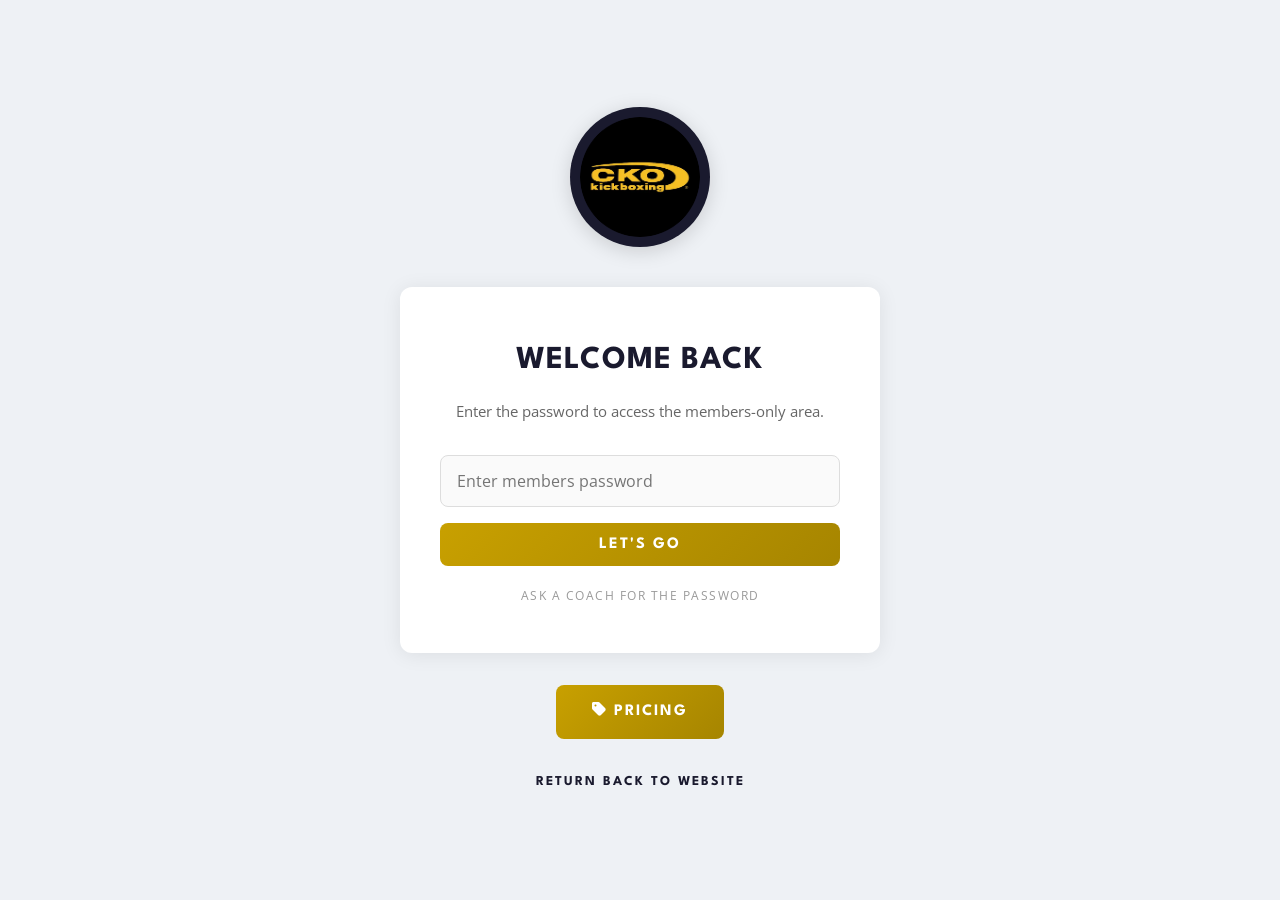
<file: nutrition.html>
<!DOCTYPE html>
<html lang="en">
<head>
  <meta charset="UTF-8">
  <meta name="viewport" content="width=device-width, initial-scale=1.0">
  <meta name="description" content="CKO Kickboxing Emerson — Nutrition Kickstart resources for members.">
  <title>Nutrition Kickstart | CKO Kickboxing Emerson</title>

  <link rel="preconnect" href="https://fonts.googleapis.com">
  <link rel="preconnect" href="https://fonts.gstatic.com" crossorigin>
  <link rel="preconnect" href="https://cdnjs.cloudflare.com" crossorigin>

  <link rel="preload" href="css/style.css?v=4" as="style">
  <link rel="stylesheet" href="css/style.css?v=4">

  <link rel="preload" as="style" href="https://fonts.googleapis.com/css2?family=League+Spartan:wght@400;500;600;700&family=Open+Sans:wght@400;500;600&display=swap">
  <link rel="stylesheet" href="https://fonts.googleapis.com/css2?family=League+Spartan:wght@400;500;600;700&family=Open+Sans:wght@400;500;600&display=swap" media="print" onload="this.media='all'">

  <link rel="preload" as="style" href="https://cdnjs.cloudflare.com/ajax/libs/font-awesome/6.5.1/css/all.min.css">
  <link rel="stylesheet" href="https://cdnjs.cloudflare.com/ajax/libs/font-awesome/6.5.1/css/all.min.css" media="print" onload="this.media='all'">

  <noscript>
    <link rel="stylesheet" href="https://fonts.googleapis.com/css2?family=League+Spartan:wght@400;500;600;700&family=Open+Sans:wght@400;500;600&display=swap">
    <link rel="stylesheet" href="https://cdnjs.cloudflare.com/ajax/libs/font-awesome/6.5.1/css/all.min.css">
  </noscript>

  <link rel="icon" type="image/png" sizes="32x32" href="images/favicon-32x32.png">
  <link rel="icon" type="image/png" sizes="16x16" href="images/favicon-16x16.png">
  <link rel="apple-touch-icon" sizes="180x180" href="images/apple-touch-icon.png">
  <link rel="manifest" href="site.webmanifest">
  <meta name="robots" content="noindex, nofollow">
</head>
<body>

  <div class="members-area">
    <div class="members-area-header">
      <a href="index.html" class="members-area-logo"><img src="images/cko-logo.webp" alt="CKO Kickboxing Emerson"></a>
      <h1 class="members-area-heading">Nutrition Kickstart</h1>
      <p class="members-area-sub">Fuel your training with meal plans, recipes, and quick cooking videos.</p>
    </div>

    <div class="nutrition-cards nutrition-cards-vertical">

      <!-- Recipe Book + Recipe Videos (side by side) -->
      <div class="nutrition-paired-row">
        <a href="Assets/Recipe%20Book.pdf" class="nutrition-card nutrition-card-wide" target="_blank" rel="noopener noreferrer">
          <div class="nutrition-card-body">
            <h3><i class="fas fa-book-open"></i> Recipe Book</h3>
            <p>Simple, healthy recipes to keep your meals on track. Download the full cookbook and start cooking today.</p>
            <span class="nutrition-card-link">Download PDF <i class="fas fa-download"></i></span>
          </div>
          <div class="nutrition-card-thumb">
            <div class="nutrition-card-thumb-spine"></div>
            <div class="nutrition-card-thumb-cover">
              <i class="fas fa-utensils"></i>
              <span>CKO Emerson</span>
              <small>Cookbook</small>
            </div>
          </div>
        </a>
        <div class="nutrition-paired-connector"><i class="fas fa-arrow-right"></i></div>
        <div class="nutrition-card nutrition-card-videos">
          <h3><i class="fas fa-video"></i> Recipe Videos</h3>
          <p>Quick videos for each recipe — these use the 1.75 plan values, just adjust portions to match your meal plan.</p>

          <!-- Breakfasts -->
          <details class="nutrition-video-category" open>
            <summary><i class="fas fa-sun"></i> Breakfasts</summary>
            <div class="nutrition-videos-grid">
              <div class="nutrition-video-item" data-yt="tsTev4o-IuQ"><p class="nutrition-video-label">Blueberry Cheesecake Bowl</p></div>
              <div class="nutrition-video-item" data-yt="jkkQFWBkh4M"><p class="nutrition-video-label">Blueberry Overnight Oats</p></div>
              <div class="nutrition-video-item" data-yt="21_50LzmooM"><p class="nutrition-video-label">Cauliflower Breakfast Pizza</p></div>
              <div class="nutrition-video-item" data-yt="3J-oEypuI-0"><p class="nutrition-video-label">Egg White McMuffins</p></div>
              <div class="nutrition-video-item" data-yt="miTFkk--3Nc"><p class="nutrition-video-label">Egg White Omelet</p></div>
              <div class="nutrition-video-item" data-yt="XEqR4Pv2Pow"><p class="nutrition-video-label">Guilt Free French Toast</p></div>
              <div class="nutrition-video-item" data-yt="jse5fuXknrU"><p class="nutrition-video-label">Protein Pancakes</p></div>
              <div class="nutrition-video-item" data-yt="Su0b8hS7XQc"><p class="nutrition-video-label">Savory Breakfast Oats</p></div>
              <div class="nutrition-video-item" data-yt="SdERk4_c46Q"><p class="nutrition-video-label">Savory Turkey Bake</p></div>
              <div class="nutrition-video-item" data-yt="tCjnXaYa4JQ"><p class="nutrition-video-label">Sweet Egg Scramble</p></div>
              <div class="nutrition-video-item" data-yt="MaJ32dnu850"><p class="nutrition-video-label">Ultimate Breakfast Sandwich</p></div>
            </div>
          </details>

          <!-- Lunch -->
          <details class="nutrition-video-category">
            <summary><i class="fas fa-bowl-food"></i> Lunch</summary>
            <div class="nutrition-videos-grid">
              <div class="nutrition-video-item" data-yt="BOB7gUwwyD0"><p class="nutrition-video-label">Chicken Tacos</p></div>
              <div class="nutrition-video-item" data-yt="a2h5SBPd9mg"><p class="nutrition-video-label">Chicken Veggie Stir-Fry</p></div>
              <div class="nutrition-video-item" data-yt="SDnNHLfDENY"><p class="nutrition-video-label">Garlic Shrimp</p></div>
              <div class="nutrition-video-item" data-yt="ghYu0cnBF3o"><p class="nutrition-video-label">Grilled Tuna Burger &amp; Salad</p></div>
              <div class="nutrition-video-item" data-yt="wM_6cc7sdW8"><p class="nutrition-video-label">Healthy Fried Rice</p></div>
              <div class="nutrition-video-item" data-yt="rj-1u_9IjoQ"><p class="nutrition-video-label">Loaded Baked Potato</p></div>
              <div class="nutrition-video-item" data-yt="MxE5MJEu4rc"><p class="nutrition-video-label">Quinoa Chicken Salad</p></div>
              <div class="nutrition-video-item" data-yt="WvqvY4t7VrQ"><p class="nutrition-video-label">Seared Whitefish with Couscous</p></div>
              <div class="nutrition-video-item" data-yt="pzEv2ywbpbc"><p class="nutrition-video-label">Sweet Summer Salad</p></div>
              <div class="nutrition-video-item" data-yt="5XwmmHdQ1T0"><p class="nutrition-video-label">Thai Beef Salad</p></div>
              <div class="nutrition-video-item" data-yt="OjL5_sMufR0"><p class="nutrition-video-label">Turkey Tacos</p></div>
            </div>
          </details>

          <!-- Dinner -->
          <details class="nutrition-video-category">
            <summary><i class="fas fa-moon"></i> Dinner</summary>
            <div class="nutrition-videos-grid">
              <div class="nutrition-video-item" data-yt="JuVLwhH5U4s"><p class="nutrition-video-label">Crispy Chicken &amp; Brussel Sprouts</p></div>
              <div class="nutrition-video-item" data-yt="Iop3tFph8oE"><p class="nutrition-video-label">Healthy Holiday Comfort</p></div>
              <div class="nutrition-video-item" data-yt="GxabOE2QoeQ"><p class="nutrition-video-label">Honey Mustard Chicken Salad</p></div>
              <div class="nutrition-video-item" data-yt="mcPzqrdZ_rY"><p class="nutrition-video-label">Lean Stuffed Peppers</p></div>
              <div class="nutrition-video-item" data-yt="8APJMSdLY94"><p class="nutrition-video-label">Lemon &amp; Almond Roasted Salad</p></div>
              <div class="nutrition-video-item" data-yt="cpNX11iod_Y"><p class="nutrition-video-label">Lemon "Butter" Asparagus</p></div>
              <div class="nutrition-video-item" data-yt="zqNr1e1JpB0"><p class="nutrition-video-label">Low Carb Broccoli &amp; Tuna Salad</p></div>
              <div class="nutrition-video-item" data-yt="NU9y_pgHvRc"><p class="nutrition-video-label">Seared Scallops with Sprouts</p></div>
              <div class="nutrition-video-item" data-yt="2feG6WBv7eY"><p class="nutrition-video-label">Shrimp &amp; Avocado Stuffed Salad</p></div>
              <div class="nutrition-video-item" data-yt="NGQEUXS1z-o"><p class="nutrition-video-label">Spicy Thai Shrimp Salad</p></div>
              <div class="nutrition-video-item" data-yt="TlL6DztQzwA"><p class="nutrition-video-label">Thai Peanut Chicken</p></div>
            </div>
          </details>

          <!-- Shakes -->
          <details class="nutrition-video-category">
            <summary><i class="fas fa-blender"></i> Shakes</summary>
            <div class="nutrition-videos-grid">
              <div class="nutrition-video-item" data-yt="R07GiZXaRkw"><p class="nutrition-video-label">Blueberry Pie Smoothie</p></div>
              <div class="nutrition-video-item" data-yt="8hJifxcKVzA"><p class="nutrition-video-label">Cake For Breakfast</p></div>
              <div class="nutrition-video-item" data-yt="kwWGJw8QeB4"><p class="nutrition-video-label">PB Sandwich Shake</p></div>
              <div class="nutrition-video-item" data-yt="3TAuMhLgLXM"><p class="nutrition-video-label">Vanilla Almond Shake</p></div>
            </div>
          </details>

          <!-- Dressings -->
          <details class="nutrition-video-category">
            <summary><i class="fas fa-jar"></i> Dressings</summary>
            <div class="nutrition-videos-grid">
              <div class="nutrition-video-item" data-yt="MddgyzmXNXY"><p class="nutrition-video-label">Balsamic Vinegar Dressing</p></div>
              <div class="nutrition-video-item" data-yt="-QQHPnhlOy0"><p class="nutrition-video-label">Versatile Vinegar Dressing + Variations</p></div>
              <div class="nutrition-video-item" data-yt="O9Gkje7vQTU"><p class="nutrition-video-label">"Honey" Mustard Dressing</p></div>
            </div>
          </details>
        </div>
      </div>

      <!-- Meal Plans + How It Works (side by side) -->
      <div class="nutrition-paired-row">
        <div class="nutrition-card nutrition-card-wide nutrition-card-meal-plans">
          <div class="nutrition-card-body">
            <h3><i class="fas fa-utensils"></i> Meal Plans</h3>
            <p>Each plan has your meal layout on the front and a grocery list on the back. Pick your plan based on body weight:</p>
            <div class="meal-plan-links">
              <a href="Assets/Meal%20Plans/1.25%20Meal%20Plan.pdf" target="_blank" rel="noopener noreferrer">100–150 lbs <i class="fas fa-download"></i></a>
              <a href="Assets/Meal%20Plans/1.75%20Meal%20Plan.pdf" target="_blank" rel="noopener noreferrer">150–200 lbs <i class="fas fa-download"></i></a>
              <a href="Assets/Meal%20Plans/2.25%20Meal%20Plan.pdf" target="_blank" rel="noopener noreferrer">200–250 lbs <i class="fas fa-download"></i></a>
              <a href="Assets/Meal%20Plans/2.75%20Meal%20Plan.pdf" target="_blank" rel="noopener noreferrer">250–300 lbs <i class="fas fa-download"></i></a>
            </div>
          </div>
        </div>
        <div class="nutrition-paired-connector"><i class="fas fa-arrow-right"></i></div>
        <div class="nutrition-howto">
          <h3><i class="fas fa-cart-shopping"></i> Grocery Helper Guide</h3>
          <div class="nutrition-howto-list">
            <div class="nutrition-howto-item">
              <span class="nutrition-howto-badge" style="background:#e8f5e9;color:#2e7d32;">6 months</span>
              <div><strong>Pick 2–3 Fats</strong></div>
            </div>
            <div class="nutrition-howto-item">
              <span class="nutrition-howto-badge" style="background:#e3f2fd;color:#1565c0;">monthly</span>
              <div><strong>Pick 3 Carbs</strong></div>
            </div>
            <div class="nutrition-howto-item">
              <span class="nutrition-howto-badge" style="background:#fff3e0;color:#e65100;">weekly</span>
              <div><strong>Pick 3 Veggies</strong></div>
            </div>
            <div class="nutrition-howto-item">
              <span class="nutrition-howto-badge" style="background:#fce4ec;color:#c62828;">weekly</span>
              <div><strong>Pick 3–4 Proteins</strong></div>
            </div>
          </div>
          <p class="nutrition-howto-note"><i class="fas fa-circle-info"></i> "Pick 3" means 3 servings — not 3 different items. Love chicken? Just multiply the quantity on the grocery list by 3 (e.g. 3 lbs × 3 = 9 lbs). Or pick a different protein for breakfast, lunch, and dinner to keep it easy and varied.</p>
          <p class="nutrition-howto-tip"><i class="fas fa-calendar-check"></i> <strong>Sunday meal prep:</strong> Cook your proteins and carbs in bulk, chop your veggies, and portion into containers. One hour on Sunday saves you all week.</p>
          <p class="nutrition-howto-tip"><i class="fas fa-shuffle"></i> Durations are suggestions — keep what works, swap when you want variety.</p>
        </div>
      </div>

      <!-- Meal Plan Progression Link -->
      <div class="nutrition-section-connector">
        <div class="nutrition-section-connector-line"></div>
        <div class="nutrition-section-connector-badge"><i class="fas fa-arrow-down"></i> Follow your plan</div>
        <div class="nutrition-section-connector-line"></div>
      </div>

      <!-- 4-Week Progression -->
      <div class="nutrition-progression">
        <h3><i class="fas fa-stairs"></i> Your 4-Week Progression</h3>
        <p class="nutrition-progression-sub">Follow the meal plan — just ease into portions over time. Make any recipe you want as long as you're eating the right foods in the right amounts.</p>
        <div class="nutrition-progression-steps">
          <div class="nutrition-progression-step">
            <div class="nutrition-progression-step-num">1–2</div>
            <div class="nutrition-progression-step-label">Weeks</div>
            <h4>Just Eat the Right Foods</h4>
            <p>Don't worry about portions yet. Stick to the foods listed in your meal plan — eat until satisfied. The goal is building the habit of eating clean.</p>
          </div>
          <div class="nutrition-progression-arrow"><i class="fas fa-arrow-right"></i></div>
          <div class="nutrition-progression-step">
            <div class="nutrition-progression-step-num">3–4</div>
            <div class="nutrition-progression-step-label">Weeks</div>
            <h4>Hand-Measure Portions</h4>
            <p>Use your hands to estimate serving sizes. Follow the portions on your meal plan (e.g. breakfast = 1 palm protein, 1 fist veggie, 1 fist carb).</p>
            <div class="nutrition-progression-hands">
              <div class="nutrition-hand"><span class="nutrition-hand-icon"><i class="fas fa-hand"></i></span><strong>Palm</strong><span class="nutrition-hand-macro nutrition-hand-macro--protein"><i class="fas fa-drumstick-bite"></i> Protein</span></div>
              <div class="nutrition-hand"><span class="nutrition-hand-icon"><i class="fas fa-thumbs-up"></i></span><strong>Thumb</strong><span class="nutrition-hand-macro nutrition-hand-macro--fats"><i class="fas fa-cheese"></i> Fats</span></div>
              <div class="nutrition-hand"><span class="nutrition-hand-icon"><i class="fas fa-hand-fist"></i></span><strong>Fist</strong><span class="nutrition-hand-macro nutrition-hand-macro--carbs"><i class="fas fa-wheat-awn"></i> Carbs</span></div>
              <div class="nutrition-hand"><span class="nutrition-hand-icon"><i class="fas fa-hand-fist"></i></span><strong>Fist</strong><span class="nutrition-hand-macro nutrition-hand-macro--veggies"><i class="fas fa-carrot"></i> Veggies</span></div>
            </div>
          </div>
          <div class="nutrition-progression-arrow"><i class="fas fa-arrow-right"></i></div>
          <div class="nutrition-progression-step">
            <div class="nutrition-progression-step-num">5+</div>
            <div class="nutrition-progression-step-label">Weeks</div>
            <h4>Weigh &amp; Track</h4>
            <p>Ready for precision. Use a food scale and track your meals more closely. You've built the habits — now dial in the details.</p>
          </div>
        </div>
      </div>

      <!-- Additional Resources -->
      <div class="nutrition-resources-section">
        <h3 class="nutrition-resources-heading"><i class="fas fa-folder-open"></i> Additional Resources</h3>
        <div class="nutrition-resources-grid">
          <a href="Assets/Supplemental%20Resource/6%20Week%20Challenge%20Bulking%20Blueprint.pdf" class="nutrition-resource-item" target="_blank" rel="noopener noreferrer">
            <i class="fas fa-dumbbell"></i>
            <span>Bulking Blueprint</span>
            <i class="fas fa-download nutrition-resource-dl"></i>
          </a>
          <a href="Assets/Supplemental%20Resource/6%20Week%20Challenge%20Food%20Journals.pdf" class="nutrition-resource-item" target="_blank" rel="noopener noreferrer">
            <i class="fas fa-pen-to-square"></i>
            <span>Food Journals</span>
            <i class="fas fa-download nutrition-resource-dl"></i>
          </a>
          <a href="Assets/Supplemental%20Resource/6%20Week%20Challenge%20Habit%20Forming%20Cheat%20Sheet.pdf" class="nutrition-resource-item" target="_blank" rel="noopener noreferrer">
            <i class="fas fa-list-check"></i>
            <span>Habit Forming Cheat Sheet</span>
            <i class="fas fa-download nutrition-resource-dl"></i>
          </a>
          <a href="Assets/Supplemental%20Resource/6%20Week%20Challenge%20Meal%20Prep%20Hacks.pdf" class="nutrition-resource-item" target="_blank" rel="noopener noreferrer">
            <i class="fas fa-kitchen-set"></i>
            <span>Meal Prep Hacks</span>
            <i class="fas fa-download nutrition-resource-dl"></i>
          </a>
          <a href="Assets/Supplemental%20Resource/6%20Week%20Challenge%20Restaurant%20Ordering%20System.pdf" class="nutrition-resource-item" target="_blank" rel="noopener noreferrer">
            <i class="fas fa-utensils"></i>
            <span>Restaurant Ordering System</span>
            <i class="fas fa-download nutrition-resource-dl"></i>
          </a>
          <a href="Assets/Supplemental%20Resource/6%20Week%20Challenge%20Travel%20Tips%20and%20Tricks.pdf" class="nutrition-resource-item" target="_blank" rel="noopener noreferrer">
            <i class="fas fa-plane"></i>
            <span>Travel Tips &amp; Tricks</span>
            <i class="fas fa-download nutrition-resource-dl"></i>
          </a>
        </div>
      </div>

    </div>

    <div class="members-area-footer">
      <a href="members-area.html" class="login-return"><i class="fas fa-arrow-left"></i> BACK TO MEMBERS AREA</a>
    </div>
  </div>

  <script>
    if (sessionStorage.getItem('cko_auth') !== '1') {
      window.location.href = 'members.html';
    }

    // Exclusive accordion: only one category open at a time
    document.querySelectorAll('.nutrition-video-category').forEach(function(details) {
      details.addEventListener('toggle', function() {
        if (this.open) {
          document.querySelectorAll('.nutrition-video-category').forEach(function(other) {
            if (other !== details) other.removeAttribute('open');
          });
        }
      });
    });

    function closeVideo(item) {
      var vid = item.querySelector('video');
      if (vid) vid.pause();
      var iframe = item.querySelector('iframe');
      if (iframe) iframe.remove();
      var wrap = item.querySelector('.nutrition-video-wrap');
      if (wrap) wrap.remove();
      var btn = item.querySelector('.nutrition-video-close');
      if (btn) btn.remove();
      item.classList.remove('is-playing');
    }

    // Click-to-play: expand card and load video (YouTube or local)
    document.querySelectorAll('.nutrition-video-item[data-src], .nutrition-video-item[data-yt]').forEach(function(item) {
      item.addEventListener('click', function(e) {
        if (this.classList.contains('is-playing')) return;
        if (e.target.closest('.nutrition-video-close')) return;
        // Close any other playing video
        document.querySelectorAll('.nutrition-video-item.is-playing').forEach(function(other) {
          closeVideo(other);
        });
        // Expand this card
        this.classList.add('is-playing');
        var wrap = document.createElement('div');
        wrap.className = 'nutrition-video-wrap';

        var ytId = this.getAttribute('data-yt');
        if (ytId) {
          var iframe = document.createElement('iframe');
          iframe.src = 'https://www.youtube.com/embed/' + ytId + '?autoplay=1&rel=0';
          iframe.setAttribute('frameborder', '0');
          iframe.setAttribute('allowfullscreen', '');
          iframe.setAttribute('allow', 'autoplay; encrypted-media');
          iframe.style.width = '100%';
          iframe.style.height = '100%';
          iframe.style.borderRadius = '10px';
          wrap.appendChild(iframe);
        } else {
          var video = document.createElement('video');
          video.src = this.getAttribute('data-src');
          video.controls = true;
          video.playsinline = true;
          video.autoplay = true;
          wrap.appendChild(video);
        }

        // Close button
        var closeBtn = document.createElement('button');
        closeBtn.className = 'nutrition-video-close';
        closeBtn.setAttribute('aria-label', 'Close video');
        closeBtn.innerHTML = '<i class="fas fa-xmark"></i>';
        var self = this;
        closeBtn.addEventListener('click', function(e) {
          e.stopPropagation();
          closeVideo(self);
        });
        wrap.appendChild(closeBtn);
        this.insertBefore(wrap, this.firstChild);
      });
    });
  </script>

  <script src="https://widgets.leadconnectorhq.com/loader.js" data-resources-url="https://widgets.leadconnectorhq.com/chat-widget/loader.js" data-widget-id="69bc2c7cfa352c958e33c08c"></script>
</body>
</html>
</file>
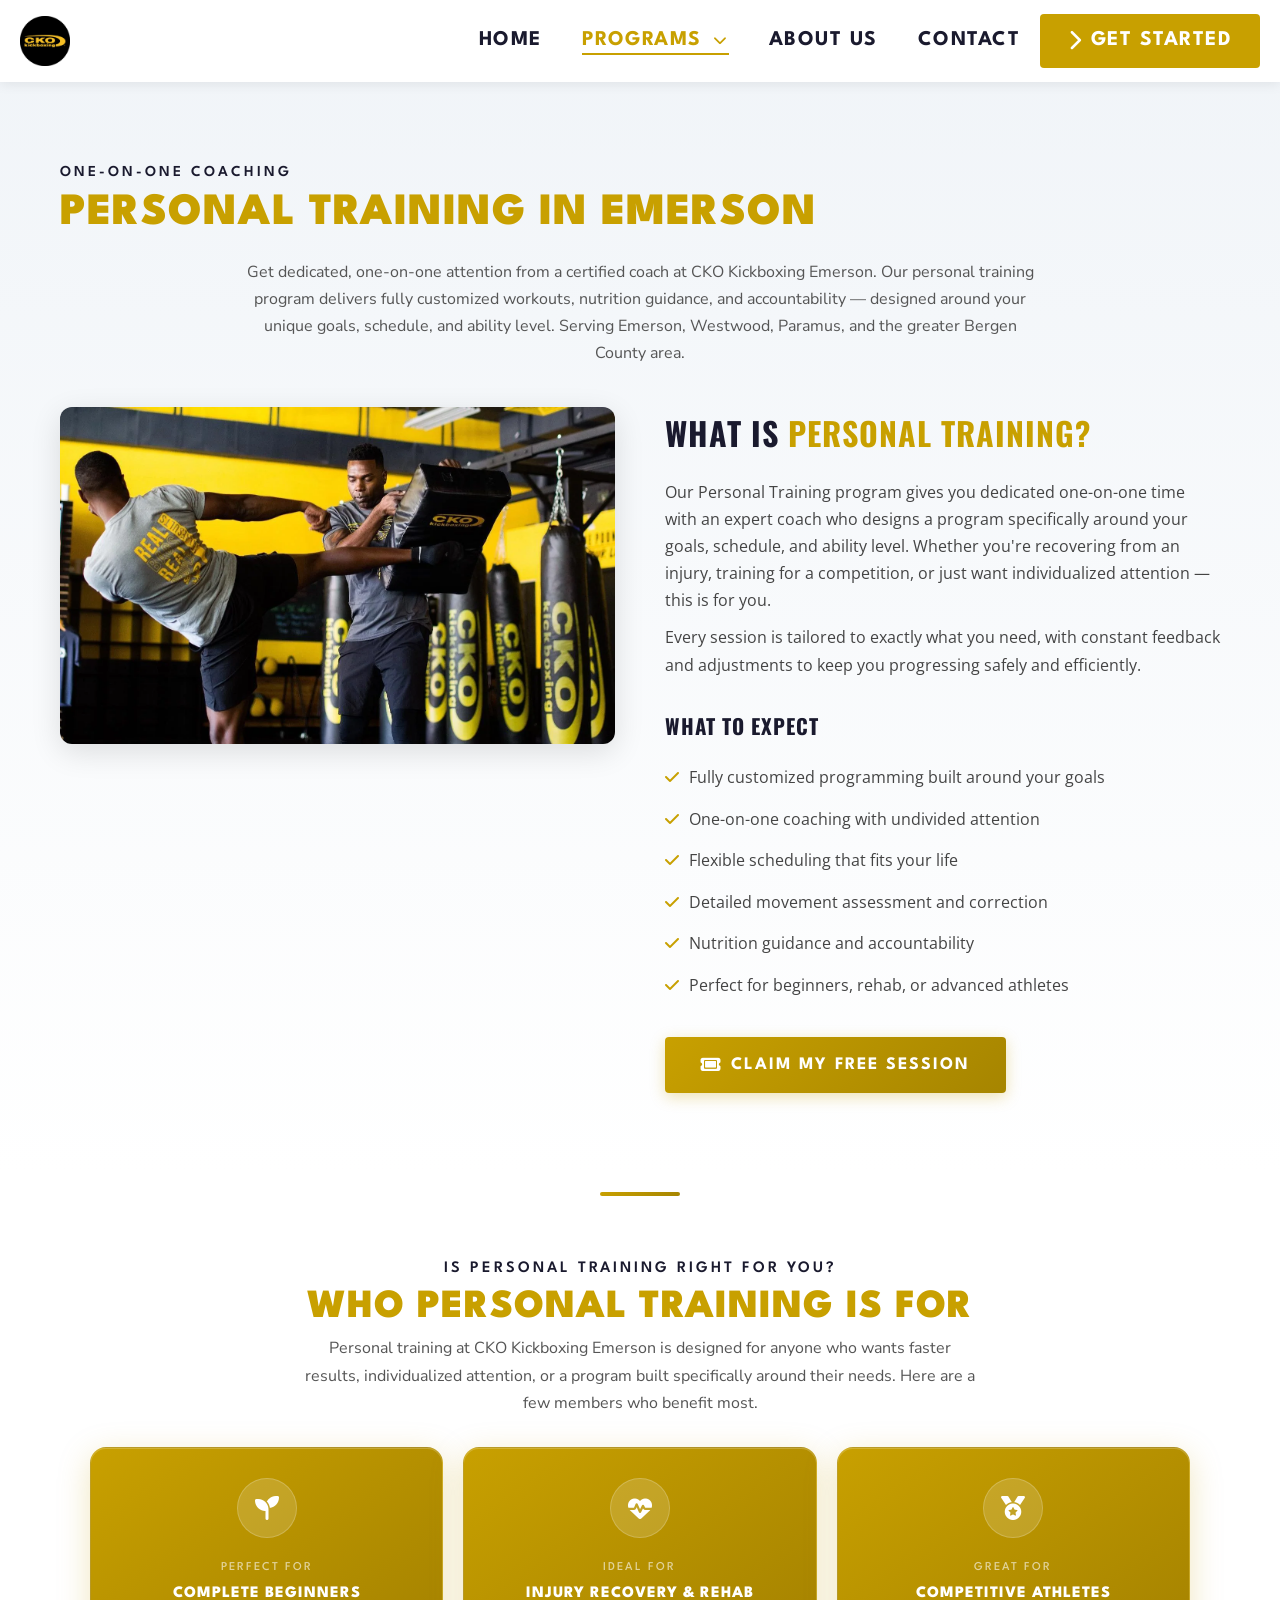
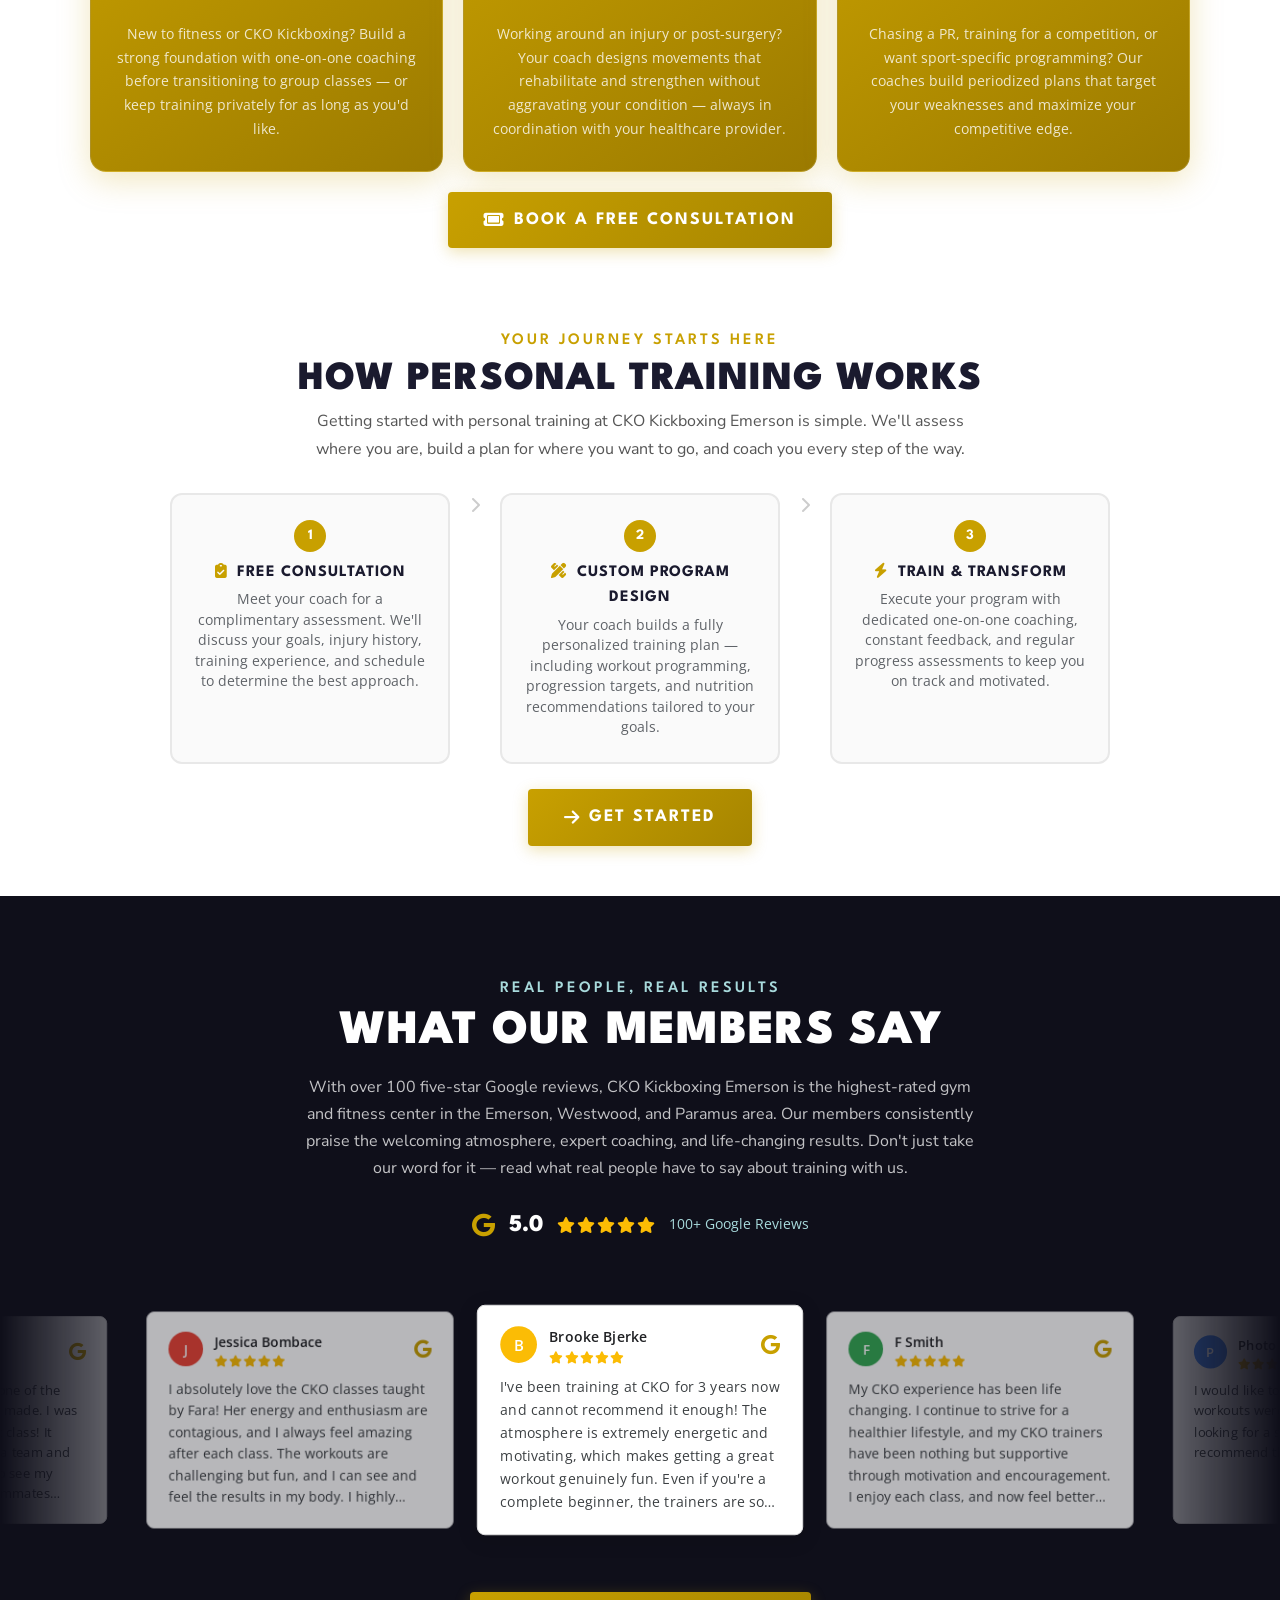
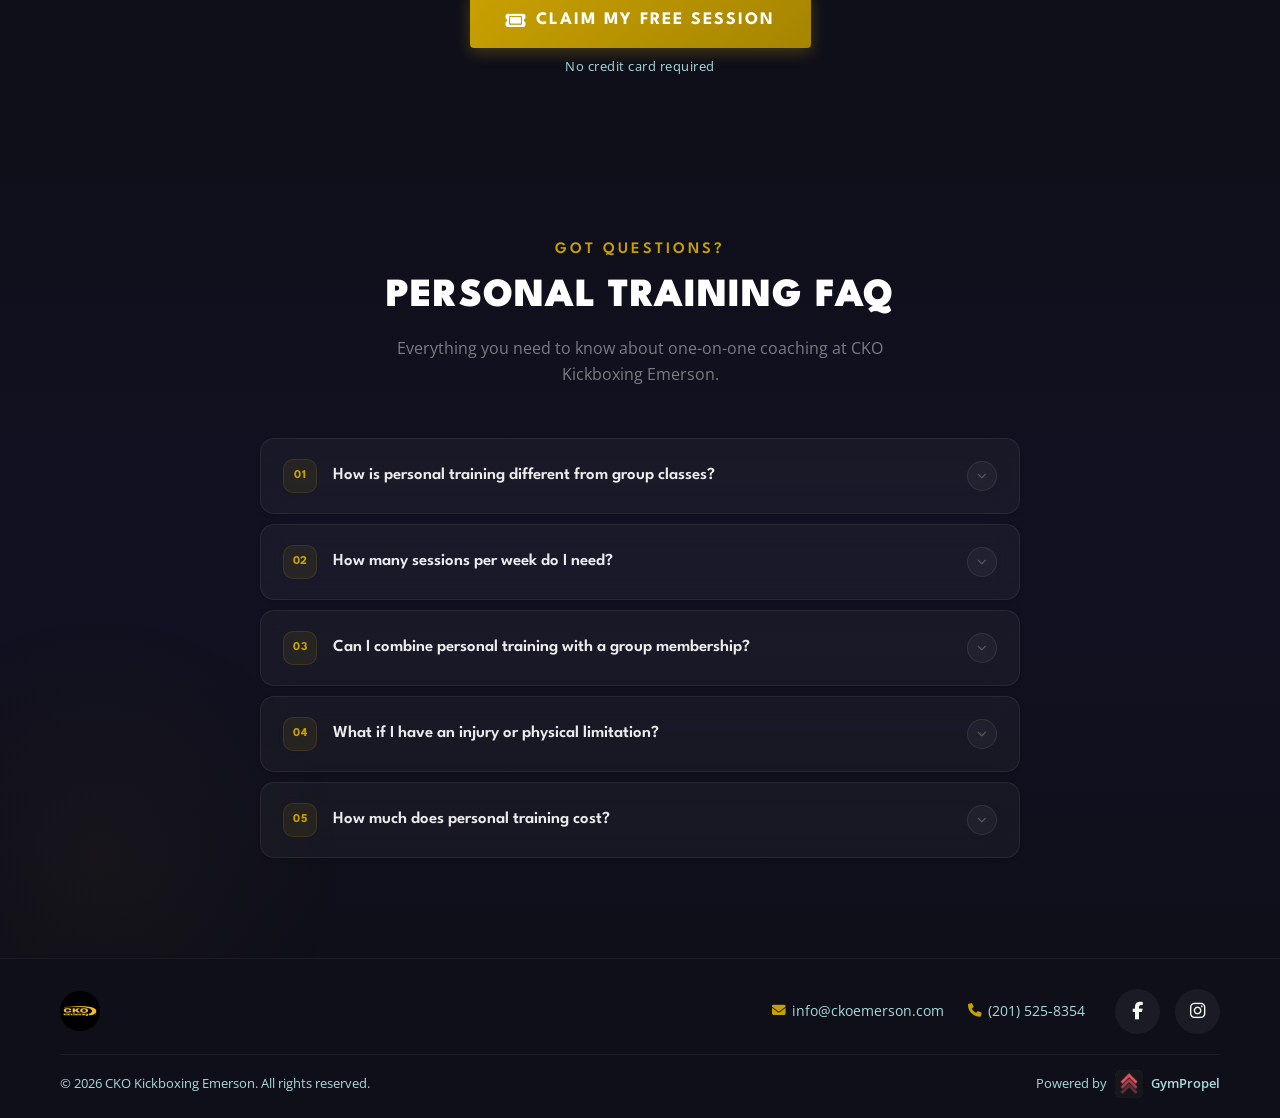
<file: personal-training.html>
<!DOCTYPE html>
<html lang="en">
<head>
  <meta charset="UTF-8">
  <meta name="viewport" content="width=device-width, initial-scale=1.0">
  <meta name="description" content="CKO Kickboxing Emerson personal training — one-on-one coaching for your fitness goals. Expert trainers & flexible scheduling in Emerson, NJ.">
  <title>Personal Training | CKO Kickboxing Emerson</title>

  <!-- Preconnect to external origins -->
  <link rel="preconnect" href="https://fonts.googleapis.com">
  <link rel="preconnect" href="https://fonts.gstatic.com" crossorigin>
  <link rel="preconnect" href="https://cdnjs.cloudflare.com" crossorigin>

  <!-- Critical CSS -->
  <link rel="preload" href="css/style.css?v=4" as="style">
  <link rel="preload" href="images/personal%20training.webp" as="image">
  <link rel="stylesheet" href="css/style.css?v=4">

  <!-- Google Fonts (non-render-blocking) -->
  <link rel="preload" as="style" href="https://fonts.googleapis.com/css2?family=League+Spartan:wght@400;500;600;700&family=Nunito+Sans:wght@400;500;600;700&family=Oswald:wght@400;500;600;700&family=Open+Sans:wght@400;500;600&display=swap">
  <link rel="stylesheet" href="https://fonts.googleapis.com/css2?family=League+Spartan:wght@400;500;600;700&family=Nunito+Sans:wght@400;500;600;700&family=Oswald:wght@400;500;600;700&family=Open+Sans:wght@400;500;600&display=swap" media="print" onload="this.media='all'">

  <!-- Font Awesome (non-render-blocking) -->
  <link rel="preload" as="style" href="https://cdnjs.cloudflare.com/ajax/libs/font-awesome/6.5.1/css/all.min.css">
  <link rel="stylesheet" href="https://cdnjs.cloudflare.com/ajax/libs/font-awesome/6.5.1/css/all.min.css" media="print" onload="this.media='all'">

  <!-- Fallback for no-JS -->
  <noscript>
    <link rel="stylesheet" href="https://fonts.googleapis.com/css2?family=League+Spartan:wght@400;500;600;700&family=Nunito+Sans:wght@400;500;600;700&family=Oswald:wght@400;500;600;700&family=Open+Sans:wght@400;500;600&display=swap">
    <link rel="stylesheet" href="https://cdnjs.cloudflare.com/ajax/libs/font-awesome/6.5.1/css/all.min.css">
  </noscript>

  <!-- Favicon -->
  <link rel="icon" type="image/png" sizes="32x32" href="images/favicon-32x32.png">
  <link rel="icon" type="image/png" sizes="16x16" href="images/favicon-16x16.png">
  <link rel="apple-touch-icon" sizes="180x180" href="images/apple-touch-icon.png">
  <link rel="manifest" href="site.webmanifest">

  <!-- Canonical -->
  <link rel="canonical" href="https://emersoncko.com/personal-training.html">

  <!-- Open Graph -->
  <meta property="og:type" content="website">
  <meta property="og:url" content="https://emersoncko.com/personal-training.html">
  <meta property="og:title" content="Personal Training | CKO Kickboxing Emerson">
  <meta property="og:description" content="CKO Kickboxing Emerson personal training — fully customized one-on-one coaching tailored to your fitness goals. Expert trainers, flexible scheduling, and real results in Emerson, NJ.">
  <meta property="og:image" content="https://emersoncko.com/images/personal%20training.webp">
  <meta property="og:locale" content="en_US">
  <meta property="og:site_name" content="CKO Kickboxing Emerson">

  <!-- Twitter Card -->
  <meta name="twitter:card" content="summary_large_image">
  <meta name="twitter:title" content="Personal Training | CKO Kickboxing Emerson">
  <meta name="twitter:description" content="CKO Kickboxing Emerson personal training — fully customized one-on-one coaching tailored to your fitness goals. Expert trainers, flexible scheduling, and real results in Emerson, NJ.">
  <meta name="twitter:image" content="https://emersoncko.com/images/personal%20training.webp">
  <script type="application/ld+json">{"@context":"https://schema.org","@type":"BreadcrumbList","itemListElement":[{"@type":"ListItem","position":1,"name":"Home","item":"https://emersoncko.com/"},{"@type":"ListItem","position":2,"name":"Personal Training","item":"https://emersoncko.com/personal-training.html"}]}</script>
  <script type="application/ld+json">{"@context":"https://schema.org","@type":"Service","name":"Personal Training at CKO Kickboxing Emerson","description":"Fully customized one-on-one personal training with certified coaches. Tailored programming, nutrition guidance, and flexible scheduling for all fitness levels.","provider":{"@type":"LocalBusiness","name":"CKO Kickboxing Emerson","url":"https://emersoncko.com"},"areaServed":{"@type":"City","name":"Emerson, NJ"},"url":"https://emersoncko.com/personal-training.html","image":"https://emersoncko.com/images/personal%20training.webp"}</script>
</head>
<body>

  <!-- ===== NAVIGATION ===== -->
  <nav class="navbar">
    <div class="container">
      <a href="index.html" class="logo"><img src="images/cko-logo.webp" alt="CKO Kickboxing Emerson"></a>
      <ul class="nav-links">
        <li><a href="index.html">Home</a></li>
        <li class="nav-dropdown">
          <a href="#" class="active">Programs <i class="fas fa-chevron-down nav-dropdown-arrow"></i></a>
          <ul class="dropdown-menu">
            <li><a href="group-training.html">Group Fitness / Kickboxing</a></li>
            <li><a href="personal-training.html">Personal Training</a></li>
          </ul>
        </li>
        <li><a href="about.html">About Us</a></li>
        <li><a href="contact.html">Contact</a></li>
      </ul>
      <a href="contact.html" class="btn btn-nav-cta"><i class="fas fa-chevron-right"></i> Get Started</a>
      <div class="hamburger">
        <span></span>
        <span></span>
        <span></span>
      </div>
    </div>
  </nav>

  <!-- ===== PROGRAM HERO ===== -->
  <section class="program-detail program-hero">
    <div class="container">
      <p class="group-fitness-label">One-On-One Coaching</p>
      <h1 class="group-fitness-heading">Personal Training In Emerson</h1>
      <p class="seo-blurb">Get dedicated, one-on-one attention from a certified coach at CKO Kickboxing Emerson. Our personal training program delivers fully customized workouts, nutrition guidance, and accountability — designed around your unique goals, schedule, and ability level. Serving Emerson, Westwood, Paramus, and the greater Bergen County area.</p>
      <div class="program-detail-grid">
        <div class="program-detail-image">
          <img src="images/personal%20training.webp" alt="One-on-one personal training session at CKO Kickboxing Emerson in Emerson, NJ">
        </div>
        <div class="program-detail-text">
          <h2>What Is <span>Personal Training?</span></h2>
          <p>Our Personal Training program gives you dedicated one-on-one time with an expert coach who designs a program specifically around your goals, schedule, and ability level. Whether you're recovering from an injury, training for a competition, or just want individualized attention — this is for you.</p>
          <p>Every session is tailored to exactly what you need, with constant feedback and adjustments to keep you progressing safely and efficiently.</p>

          <h3>What To Expect</h3>
          <ul class="program-detail-list">
            <li><i class="fas fa-check"></i> Fully customized programming built around your goals</li>
            <li><i class="fas fa-check"></i> One-on-one coaching with undivided attention</li>
            <li><i class="fas fa-check"></i> Flexible scheduling that fits your life</li>
            <li><i class="fas fa-check"></i> Detailed movement assessment and correction</li>
            <li><i class="fas fa-check"></i> Nutrition guidance and accountability</li>
            <li><i class="fas fa-check"></i> Perfect for beginners, rehab, or advanced athletes</li>
          </ul>

          <a href="contact.html" class="btn btn-blue program-detail-btn"><i class="fas fa-ticket"></i> Claim My Free Session</a>
        </div>
      </div>
    </div>
  </section>

  <!-- ===== WHO IT'S FOR ===== -->
  <section class="group-fitness">
    <div class="container">
      <p class="group-fitness-label">Is Personal Training Right For You?</p>
      <h2 class="group-fitness-heading">Who Personal Training Is For</h2>
      <p class="seo-blurb">Personal training at CKO Kickboxing Emerson is designed for anyone who wants faster results, individualized attention, or a program built specifically around their needs. Here are a few members who benefit most.</p>
      <div class="group-fitness-grid">
        <div class="group-fitness-card">
          <div class="group-fitness-icon"><i class="fas fa-seedling"></i></div>
          <p class="group-fitness-small">Perfect For</p>
          <p class="group-fitness-bold">Complete Beginners</p>
          <p class="group-fitness-desc">New to fitness or CKO Kickboxing? Build a strong foundation with one-on-one coaching before transitioning to group classes — or keep training privately for as long as you'd like.</p>
        </div>
        <div class="group-fitness-card">
          <div class="group-fitness-icon"><i class="fas fa-heart-pulse"></i></div>
          <p class="group-fitness-small">Ideal For</p>
          <p class="group-fitness-bold">Injury Recovery &amp; Rehab</p>
          <p class="group-fitness-desc">Working around an injury or post-surgery? Your coach designs movements that rehabilitate and strengthen without aggravating your condition — always in coordination with your healthcare provider.</p>
        </div>
        <div class="group-fitness-card">
          <div class="group-fitness-icon"><i class="fas fa-medal"></i></div>
          <p class="group-fitness-small">Great For</p>
          <p class="group-fitness-bold">Competitive Athletes</p>
          <p class="group-fitness-desc">Chasing a PR, training for a competition, or want sport-specific programming? Our coaches build periodized plans that target your weaknesses and maximize your competitive edge.</p>
        </div>
      </div>
      <a href="contact.html" class="btn btn-blue group-fitness-btn"><i class="fas fa-ticket"></i> Book A Free Consultation</a>
    </div>
  </section>

  <!-- ===== HOW IT WORKS ===== -->
  <section class="how-it-works">
    <div class="container">
      <p class="how-it-works-label">Your Journey Starts Here</p>
      <h2 class="how-it-works-heading">How Personal Training Works</h2>
      <p class="seo-blurb">Getting started with personal training at CKO Kickboxing Emerson is simple. We'll assess where you are, build a plan for where you want to go, and coach you every step of the way.</p>
      <div class="how-it-works-steps">
        <div class="how-it-works-step">
          <div class="how-it-works-number">1</div>
          <h3><i class="fas fa-clipboard-check"></i> Free Consultation</h3>
          <p>Meet your coach for a complimentary assessment. We'll discuss your goals, injury history, training experience, and schedule to determine the best approach.</p>
        </div>
        <div class="how-it-works-connector"><i class="fas fa-chevron-right"></i></div>
        <div class="how-it-works-step">
          <div class="how-it-works-number">2</div>
          <h3><i class="fas fa-pen-ruler"></i> Custom Program Design</h3>
          <p>Your coach builds a fully personalized training plan — including workout programming, progression targets, and nutrition recommendations tailored to your goals.</p>
        </div>
        <div class="how-it-works-connector"><i class="fas fa-chevron-right"></i></div>
        <div class="how-it-works-step">
          <div class="how-it-works-number">3</div>
          <h3><i class="fas fa-bolt"></i> Train &amp; Transform</h3>
          <p>Execute your program with dedicated one-on-one coaching, constant feedback, and regular progress assessments to keep you on track and motivated.</p>
        </div>
      </div>
      <a href="contact.html" class="btn btn-blue how-it-works-btn"><i class="fas fa-arrow-right"></i> Get Started</a>
    </div>
  </section>

  <!-- ===== GOOGLE REVIEWS ===== -->
  <section class="reviews">
    <div class="container">
      <p class="reviews-label">Real People, Real Results</p>
      <h2 class="reviews-heading">What Our Members Say</h2>
      <p class="seo-blurb seo-blurb-light">With over 100 five-star Google reviews, CKO Kickboxing Emerson is the highest-rated gym and fitness center in the Emerson, Westwood, and Paramus area. Our members consistently praise the welcoming atmosphere, expert coaching, and life-changing results. Don't just take our word for it — read what real people have to say about training with us.</p>
      <div class="reviews-google">
        <i class="fab fa-google"></i>
        <span class="reviews-rating">5.0</span>
        <div class="reviews-stars">
          <i class="fas fa-star"></i><i class="fas fa-star"></i><i class="fas fa-star"></i><i class="fas fa-star"></i><i class="fas fa-star"></i>
        </div>
        <span class="reviews-count">100+ Google Reviews</span>
      </div>
    </div>
    <div class="reviews-carousel-wrapper">
      <div class="reviews-carousel" id="reviewsCarousel">
        <!-- Cards loaded dynamically via JS, fallback below -->
      </div>
    </div>
    <div class="reviews-cta">
      <a href="contact.html" class="btn btn-blue reviews-btn"><i class="fas fa-ticket"></i> Claim My Free Session</a>
      <p class="reviews-cta-sub">No credit card required</p>
    </div>
  </section>

  <!-- ===== FAQ ===== -->
  <section class="faq">
    <div class="container">
      <p class="faq-label">Got Questions?</p>
      <h2 class="faq-heading">Personal Training FAQ</h2>
      <p class="faq-subtext">Everything you need to know about one-on-one coaching at CKO Kickboxing Emerson.</p>
      <div class="faq-list">
        <details class="faq-item">
          <summary><span class="faq-question-text">How is personal training different from group classes?</span></summary>
          <p>Personal training gives you 100% of your coach's attention for the entire session. Programming is built entirely around your goals, schedule, and ability — whereas group classes follow a shared workout of the day. Both are coached by certified professionals.</p>
        </details>
        <details class="faq-item">
          <summary><span class="faq-question-text">How many sessions per week do I need?</span></summary>
          <p>Most clients see excellent results with 2–3 sessions per week. Your coach will recommend a frequency based on your goals, recovery capacity, and whether you're also attending group classes. We build the plan around your life, not the other way around.</p>
        </details>
        <details class="faq-item">
          <summary><span class="faq-question-text">Can I combine personal training with a group membership?</span></summary>
          <p>Absolutely — and many of our members do exactly that. Personal training sessions complement group classes perfectly, letting you work on specific weaknesses or goals with individualized coaching while still enjoying the community energy of group workouts.</p>
        </details>
        <details class="faq-item">
          <summary><span class="faq-question-text">What if I have an injury or physical limitation?</span></summary>
          <p>Personal training is ideal for working around injuries. Your coach designs every session with your limitations in mind, coordinating with your healthcare provider when needed. We focus on safe, progressive movement to rebuild strength and confidence.</p>
        </details>
        <details class="faq-item">
          <summary><span class="faq-question-text">How much does personal training cost?</span></summary>
          <p>We offer flexible personal training packages including single sessions and discounted multi-session bundles. Book a free consultation to discuss your goals and we'll recommend the best option for your situation — no commitment required. Contact us for current rates.</p>
        </details>
      </div>
    </div>
  </section>

  <!-- ===== MOBILE STICKY CTA BAR ===== -->
  <div class="mobile-sticky-bar" id="mobileStickyBar">
    <a href="members.html" class="mobile-sticky-btn mobile-sticky-members">
      <i class="fas fa-user"></i>
      <span>Members</span>
    </a>
    <a href="contact.html" class="mobile-sticky-btn mobile-sticky-schedule">
      <i class="fas fa-calendar-alt"></i>
      <span>Schedule</span>
    </a>
    <a href="contact.html" class="mobile-sticky-btn mobile-sticky-free">
      <i class="fas fa-award"></i>
      <span>Free Session</span>
    </a>
  </div>

  <!-- ===== FOOTER ===== -->
  <footer class="footer">
    <div class="container">
      <div class="footer-compact">
        <a href="index.html" class="logo"><img src="images/cko-logo.webp" alt="CKO Kickboxing Emerson"></a>
        <div class="footer-contact">
          <a href="mailto:info@ckoemerson.com"><i class="fas fa-envelope"></i> info@ckoemerson.com</a>
          <a href="tel:+12015258354"><i class="fas fa-phone"></i> (201) 525-8354</a>
        </div>
        <div class="social-links">
          <a href="https://www.facebook.com/profile.php?id=61577471961556" target="_blank" rel="noopener noreferrer"><i class="fab fa-facebook-f"></i></a>
          <a href="https://www.instagram.com/cko.emerson/?hl=en" target="_blank" rel="noopener noreferrer"><i class="fab fa-instagram"></i></a>
        </div>
      </div>
      <div class="footer-bottom">
        <p>&copy; 2026 CKO Kickboxing Emerson. All rights reserved.</p>
        <a class="powered-by" href="https://gympropel.com" target="_blank" rel="noopener">Powered by <img src="images/gym-propel-mark.webp" alt="" width="28" height="28" loading="lazy"> <span>GymPropel</span></a>
      </div>
    </div>
  </footer>

  <!-- ===== POPUP ===== -->
  <div class="popup-overlay" id="popupOverlay">
    <div class="popup-modal">
      <button class="popup-close" id="popupClose" aria-label="Close popup">&times;</button>
      <div class="popup-badge"><i class="fas fa-gift"></i> FREE CLASS — Limited Spots</div>
      <h2 class="popup-heading">Claim Free Class & See Schedule</h2>
      <p class="popup-sub">Try a workout on us — zero cost, zero commitment. Just show up and experience the best gym in Emerson.</p>
      <form class="popup-form" id="popupForm">
        <div class="popup-form-row">
          <input type="text" name="firstName" placeholder="First Name" required>
          <input type="text" name="lastName" placeholder="Last Name" required>
        </div>
        <input type="email" name="email" placeholder="Email Address" required>
        <input type="tel" name="phone" placeholder="Phone Number" required>
        <button type="submit" class="popup-submit"><i class="fas fa-bolt"></i> Reserve My Free Class</button>
      </form>
      <div class="popup-trust">
        <span><i class="fas fa-lock"></i> Your info is 100% private</span>
        <span><i class="fas fa-star"></i> 5-star rated gym</span>
      </div>
    </div>
  </div>

  <script src="js/main.js?v=2" defer></script>
  <script src="https://widgets.leadconnectorhq.com/loader.js" data-resources-url="https://widgets.leadconnectorhq.com/chat-widget/loader.js" data-widget-id="69bc2c7cfa352c958e33c08c"></script>
</body>
</html>
</file>
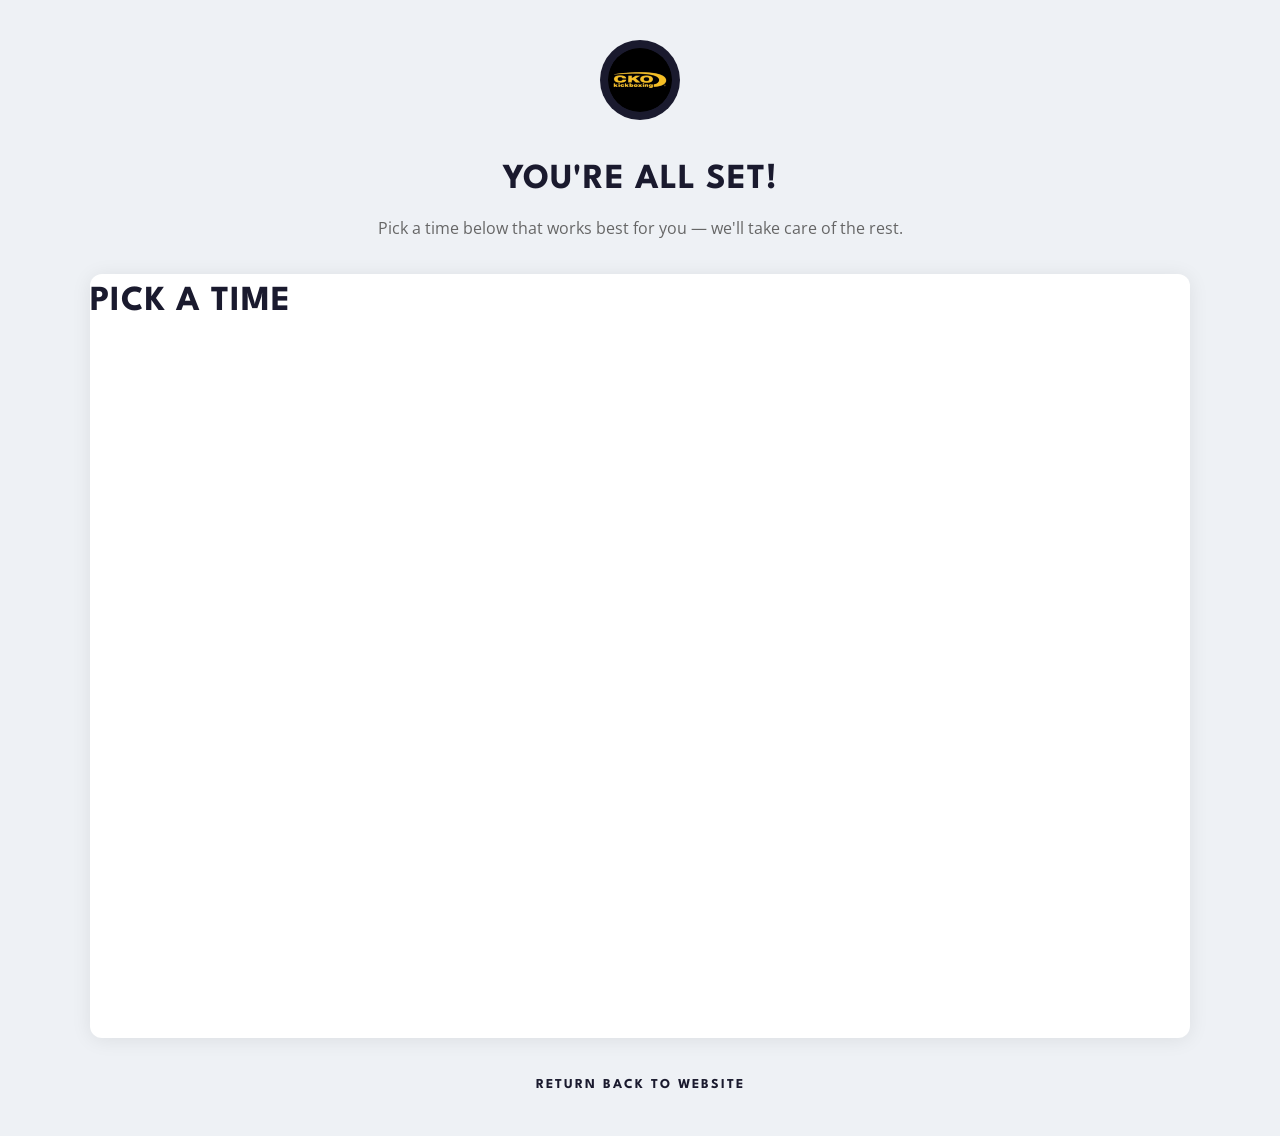
<file: schedule.html>
<!DOCTYPE html>
<html lang="en">
<head>
  <meta charset="UTF-8">
  <meta name="viewport" content="width=device-width, initial-scale=1.0">
  <meta name="description" content="View the CKO Kickboxing Emerson class schedule and pick a time that works for you.">
  <title>Class Schedule | CKO Kickboxing Emerson</title>

  <link rel="preconnect" href="https://fonts.googleapis.com">
  <link rel="preconnect" href="https://fonts.gstatic.com" crossorigin>
  <link rel="preconnect" href="https://cdnjs.cloudflare.com" crossorigin>

  <link rel="preload" href="css/style.css?v=4" as="style">
  <link rel="stylesheet" href="css/style.css?v=4">

  <link rel="preload" as="style" href="https://fonts.googleapis.com/css2?family=League+Spartan:wght@400;500;600;700&family=Open+Sans:wght@400;500;600&display=swap">
  <link rel="stylesheet" href="https://fonts.googleapis.com/css2?family=League+Spartan:wght@400;500;600;700&family=Open+Sans:wght@400;500;600&display=swap" media="print" onload="this.media='all'">

  <link rel="preload" as="style" href="https://cdnjs.cloudflare.com/ajax/libs/font-awesome/6.5.1/css/all.min.css">
  <link rel="stylesheet" href="https://cdnjs.cloudflare.com/ajax/libs/font-awesome/6.5.1/css/all.min.css" media="print" onload="this.media='all'">

  <noscript>
    <link rel="stylesheet" href="https://fonts.googleapis.com/css2?family=League+Spartan:wght@400;500;600;700&family=Open+Sans:wght@400;500;600&display=swap">
    <link rel="stylesheet" href="https://cdnjs.cloudflare.com/ajax/libs/font-awesome/6.5.1/css/all.min.css">
  </noscript>

  <link rel="icon" type="image/png" sizes="32x32" href="images/favicon-32x32.png">
  <link rel="icon" type="image/png" sizes="16x16" href="images/favicon-16x16.png">
  <link rel="apple-touch-icon" sizes="180x180" href="images/apple-touch-icon.png">
  <link rel="manifest" href="site.webmanifest">
  <link rel="canonical" href="https://emersoncko.com/schedule.html">
  <meta name="robots" content="noindex, nofollow">
</head>
<body>

  <div class="members-area">
    <div class="members-area-header">
      <a href="index.html" class="members-area-logo"><img src="images/cko-logo.webp" alt="CKO Kickboxing Emerson"></a>
      <h1 class="members-area-heading">You're All Set!</h1>
      <p class="members-area-sub">Pick a time below that works best for you — we'll take care of the rest.</p>
    </div>
    <div class="members-area-calendar">
      <h2 class="members-area-heading">Pick a Time</h2>
      <iframe src="https://api.leadconnectorhq.com/widget/booking/sJnkTvznBaX2tSkwm3Dv" title="Book a free class at CKO Kickboxing Emerson" style="width:100%;max-width:700px;height:700px;border:none;border-radius:12px;margin:0 auto;display:block;" loading="lazy"></iframe>
    </div>
    <div class="members-area-footer">
      <a href="index.html" class="login-return">RETURN BACK TO WEBSITE</a>
    </div>
  </div>

  <script src="https://widgets.leadconnectorhq.com/loader.js" data-resources-url="https://widgets.leadconnectorhq.com/chat-widget/loader.js" data-widget-id="69bc2c7cfa352c958e33c08c"></script>
</body>
</html>
</file>
<file: css/style.css>
/* Reset */
*,
*::before,
*::after {
  margin: 0;
  padding: 0;
  box-sizing: border-box;
}

/* Variables */
:root {
  --primary: #e63946;
  --primary-dark: #c1121f;
  --dark: #1a1a2e;
  --darker: #0f0f1a;
  --light: #f1faee;
  --gray: #a8dadc;
  --white: #fff;
  --blue: #C8A000;
  --blue-dark: #A68500;
  --font-heading: 'Oswald', sans-serif;
  --font-body: 'Open Sans', sans-serif;
  --font-display: 'League Spartan', sans-serif;
  --shadow: 0 4px 20px rgba(0, 0, 0, 0.3);
  --transition: all .3s ease;
}

/* Base */
html {
  scroll-behavior: smooth;
  font-size: 16px;
}

body {
  font-family: var(--font-body);
  background-color: var(--darker);
  color: var(--light);
  line-height: 1.6;
  overflow-x: hidden;
}

a {
  text-decoration: none;
  color: inherit;
}

ul {
  list-style: none;
}

img {
  max-width: 100%;
  display: block;
}

/* Layout */
.container {
  max-width: 1200px;
  margin: 0 auto;
  padding: 0 20px;
}

/* Typography */
h1, h2, h3, h4 {
  font-family: var(--font-heading);
  text-transform: uppercase;
  letter-spacing: 1px;
}

h1 { font-size: 3.5rem; }
h2 { font-size: 2.5rem; }
h3 { font-size: 1.5rem; }

.section-title {
  text-align: center;
  margin-bottom: 60px;
  position: relative;
}

.section-title h2 {
  display: inline-block;
  position: relative;
  padding-bottom: 15px;
}

.section-title h2::after {
  content: '';
  position: absolute;
  bottom: 0;
  left: 50%;
  transform: translateX(-50%);
  width: 80px;
  height: 4px;
  background: var(--primary);
}

.section-title p {
  color: var(--gray);
  margin-top: 15px;
  font-size: 1.1rem;
}

/* Section Labels */
.tired-of-label,
.group-fitness-label,
.programs-label,
.how-it-works-label,
.reviews-label,
.faq-label {
  font-family: var(--font-display);
  font-size: 1rem;
  font-weight: 600;
  text-transform: uppercase;
  letter-spacing: 3px;
  margin-bottom: 5px;
}

.tired-of-label { color: var(--dark); margin-bottom: 10px; }
.group-fitness-label,
.programs-label { color: var(--dark); }
.how-it-works-label { color: var(--blue); }
.reviews-label { color: var(--gray); }
.faq-label { color: var(--blue); text-align: center; margin-bottom: 12px; }

/* Section Headings */
.tired-of-heading,
.group-fitness-heading,
.programs-heading,
.how-it-works-heading,
.reviews-heading,
.faq-heading {
  font-family: var(--font-display);
  font-weight: 900;
  text-transform: uppercase;
  line-height: 1.1;
}

.tired-of-heading {
  font-size: clamp(2rem, 4vw, 3rem);
  color: var(--dark);
  margin-bottom: 16px;
}

.group-fitness-heading {
  font-size: clamp(1.8rem, 4vw, 2.5rem);
  color: var(--blue);
  margin-bottom: 5px;
}

.programs-heading {
  font-size: clamp(2rem, 4vw, 3rem);
  color: var(--blue);
  margin-bottom: 5px;
}

.how-it-works-heading {
  font-size: clamp(1.8rem, 3.5vw, 2.5rem);
  color: var(--dark);
  margin-bottom: 6px;
}

.reviews-heading {
  font-size: clamp(2rem, 4vw, 3rem);
  color: var(--white);
  margin-bottom: 15px;
}

.faq-heading {
  font-size: clamp(1.8rem, 3.5vw, 2.5rem);
  color: var(--white);
  text-align: center;
  margin-bottom: 16px;
  line-height: 1.15;
}

/* Buttons */
.btn {
  display: inline-block;
  padding: 14px 36px;
  font-family: var(--font-heading);
  font-size: 1rem;
  text-transform: uppercase;
  letter-spacing: 2px;
  border: none;
  border-radius: 4px;
  cursor: pointer;
  transition: var(--transition);
  font-weight: 600;
  position: relative;
  overflow: hidden;
}

.btn::after {
  content: '';
  position: absolute;
  top: -50%;
  left: -75%;
  width: 50%;
  height: 200%;
  background: linear-gradient(90deg, transparent, rgba(255, 255, 255, 0.2), transparent);
  transform: skewX(-20deg);
  transition: left .6s ease;
  pointer-events: none;
}

.btn:hover::after {
  left: 125%;
}

.btn-primary {
  background: var(--primary);
  color: var(--white);
}

.btn-primary:hover {
  background: var(--primary-dark);
  transform: translateY(-2px);
  box-shadow: 0 6px 20px rgba(230, 57, 70, 0.4);
}

.btn-outline {
  background: transparent;
  color: var(--white);
  border: 2px solid var(--primary);
}

.btn-outline:hover {
  background: var(--primary);
  color: var(--white);
  transform: translateY(-2px);
}

.btn-blue {
  display: inline-flex;
  align-items: center;
  gap: 8px;
  padding: 14px 36px;
  font-family: var(--font-display);
  font-size: 1.1rem;
  font-weight: 700;
  text-transform: uppercase;
  letter-spacing: 2px;
  background: linear-gradient(135deg, var(--blue), var(--blue-dark));
  color: var(--white);
  border-radius: 4px;
  transition: var(--transition);
  box-shadow: 0 4px 15px rgba(200, 160, 0, 0.3);
}

.btn-blue:hover {
  background: linear-gradient(135deg, var(--blue-dark), #8B6D00);
  transform: translateY(-3px);
  box-shadow: 0 8px 30px rgba(200, 160, 0, 0.5);
}

.how-it-works-btn {
  margin-top: 25px;
}

.btn-hero {
  display: inline-flex;
  align-items: center;
  gap: 12px;
  padding: 10px 28px;
  font-family: var(--font-display);
  font-size: 1.6rem;
  font-weight: 700;
  text-transform: uppercase;
  letter-spacing: 3px;
  background: var(--white);
  color: var(--blue);
  border: 2px solid var(--blue);
  transform: skewX(-5deg);
  transition: var(--transition);
}

.btn-hero span,
.btn-hero i {
  display: inline-block;
  transform: skewX(5deg);
}

.btn-hero:hover {
  background: var(--blue);
  color: var(--white);
  transform: skewX(-5deg) translateY(-2px);
  box-shadow: 0 6px 20px rgba(200, 160, 0, 0.4);
}

/* SEO Blurb */
.seo-blurb {
  font-family: 'Nunito Sans', sans-serif;
  font-size: 1rem;
  font-weight: 400;
  line-height: 1.7;
  color: #555;
  max-width: 680px;
  margin: 0 auto 30px;
  text-align: center;
}

.seo-blurb-light {
  color: rgba(255, 255, 255, 0.75);
}

.seo-blurb a {
  color: var(--blue);
  text-decoration: underline;
  text-underline-offset: 2px;
  transition: color .2s ease;
}

.seo-blurb a:hover {
  color: var(--blue-dark);
}

.seo-blurb-light a {
  color: rgba(255, 255, 255, 0.9);
}

.seo-blurb-light a:hover {
  color: #fff;
}

/* Navigation */
.navbar {
  position: fixed;
  top: 0;
  left: 0;
  width: 100%;
  z-index: 1000;
  padding: 14px 0;
  background: var(--white);
  box-shadow: 0 2px 12px rgba(0, 0, 0, 0.08);
  transition: var(--transition);
}

.navbar.scrolled {
  padding: 10px 0;
  box-shadow: 0 2px 20px rgba(0, 0, 0, 0.12);
}

.navbar .container {
  display: flex;
  align-items: center;
  max-width: 100%;
}

.logo {
  font-family: var(--font-heading);
  font-size: 1.8rem;
  font-weight: 700;
  text-transform: uppercase;
  letter-spacing: 2px;
  color: var(--dark);
  display: flex;
  align-items: center;
  margin-right: auto;
}

.logo img {
  height: 50px;
  width: auto;
}

.logo span {
  color: var(--primary);
}

.nav-links {
  display: flex;
  gap: 40px;
  align-items: center;
  margin-left: auto;
}

.nav-links a {
  font-family: var(--font-display);
  font-size: 21px;
  font-weight: 700;
  text-transform: uppercase;
  letter-spacing: 1.5px;
  color: var(--dark);
  position: relative;
  padding: 5px 0;
  transition: var(--transition);
}

.nav-links a::after {
  content: '';
  position: absolute;
  bottom: 0;
  left: 0;
  width: 0;
  height: 2px;
  background: var(--blue);
  transition: var(--transition);
}

.nav-links a:hover::after,
.nav-links a.active::after {
  width: 100%;
}

.nav-links a:hover,
.nav-links a.active {
  color: var(--blue);
}

.nav-dropdown {
  position: relative;
}

.nav-dropdown-arrow {
  font-size: .65em;
  margin-left: 4px;
  transition: transform .3s ease;
}

.nav-dropdown:hover .nav-dropdown-arrow {
  transform: rotate(180deg);
}

.dropdown-menu {
  position: absolute;
  top: 100%;
  left: 50%;
  transform: translateX(-50%) translateY(10px);
  background: var(--white);
  min-width: 260px;
  border-radius: 8px;
  box-shadow: 0 8px 30px rgba(0, 0, 0, 0.12);
  padding: 10px 0;
  opacity: 0;
  visibility: hidden;
  transition: opacity .25s ease, visibility .25s ease, transform .25s ease;
  z-index: 1001;
}

.nav-dropdown:hover .dropdown-menu {
  opacity: 1;
  visibility: visible;
  transform: translateX(-50%) translateY(0);
}

.dropdown-menu li {
  padding: 0;
}

.dropdown-menu li a {
  display: block;
  padding: 10px 20px;
  font-family: var(--font-display);
  font-size: 16px;
  font-weight: 600;
  text-transform: none;
  letter-spacing: .5px;
  color: var(--dark);
  transition: background .2s ease, color .2s ease;
  white-space: nowrap;
}

.dropdown-menu li a::after {
  display: none;
}

.dropdown-menu li a:hover {
  background: #f0f4ff;
  color: var(--blue);
}

.btn-nav-members {
  position: absolute;
  top: 90px;
  right: 20px;
  display: inline-flex;
  align-items: center;
  gap: 6px;
  font-family: var(--font-display);
  font-size: 13px;
  font-weight: 700;
  text-transform: uppercase;
  letter-spacing: 1.5px;
  color: rgba(255, 255, 255, 0.7);
  transition: var(--transition);
  white-space: nowrap;
  z-index: 10;
  padding: 5px 14px;
  border: 1px solid rgba(255, 255, 255, 0.3);
  border-radius: 4px;
}

.btn-nav-members:hover {
  color: #fff;
  border-color: rgba(255, 255, 255, 0.7);
  background: rgba(255, 255, 255, 0.1);
}

.btn-nav-cta {
  display: inline-flex;
  align-items: center;
  gap: 8px;
  padding: 10px 28px;
  font-family: var(--font-display);
  font-size: 21px;
  text-transform: uppercase;
  letter-spacing: 1.5px;
  font-weight: 700;
  background: var(--blue);
  color: var(--white);
  border-radius: 4px;
  transition: var(--transition);
  white-space: nowrap;
  margin-left: 20px;
  flex-shrink: 0;
}

.btn-nav-cta:hover {
  background: var(--blue-dark);
  transform: translateY(-1px);
  box-shadow: 0 4px 15px rgba(200, 160, 0, 0.4);
}

.hamburger {
  display: none;
  flex-direction: column;
  gap: 5px;
  cursor: pointer;
  z-index: 1001;
}

.hamburger span {
  display: block;
  width: 28px;
  height: 3px;
  background: var(--dark);
  transition: var(--transition);
  border-radius: 2px;
}

.hamburger.active span:nth-child(1) {
  transform: rotate(45deg) translate(5px, 6px);
}

.hamburger.active span:nth-child(2) {
  opacity: 0;
}

.hamburger.active span:nth-child(3) {
  transform: rotate(-45deg) translate(5px, -6px);
}

/* Hero */
.hero {
  min-height: 85vh;
  display: flex;
  align-items: center;
  position: relative;
  padding-top: 180px;
  padding-bottom: 140px;
  background: linear-gradient(to right, rgba(0, 0, 0, 0.7), rgba(0, 0, 0, 0.5)), url('../images/background.webp?v=2') center/cover no-repeat fixed;
}

.hero-mountain {
  position: absolute;
  bottom: 0;
  left: 0;
  width: 100%;
  overflow: hidden;
  line-height: 0;
}

.hero-mountain svg {
  position: relative;
  display: block;
  width: 100%;
  height: 80px;
}

.hero-container {
  max-width: 1200px;
  width: 100%;
  margin: 0 auto;
  padding: 0 20px;
}

.hero-content {
  position: relative;
  z-index: 1;
  max-width: 900px;
  padding: 0 20px 0 40px;
}

.hero-subtitle {
  font-family: var(--font-display);
  font-size: 1.1rem;
  font-weight: 700;
  text-transform: uppercase;
  letter-spacing: 3px;
  color: var(--white);
  margin-bottom: 20px;
}

.hero-content h1 {
  font-family: var(--font-display);
  font-size: clamp(3rem, 8vw, 6rem);
  font-weight: 900;
  line-height: 1.05;
  color: var(--white);
  text-transform: uppercase;
  margin-bottom: 30px;
}

.hero-content h1 .hero-rotate {
  color: var(--blue);
  display: inline-block;
}

.hero-tagline {
  font-family: var(--font-display);
  font-size: 1.3rem;
  font-weight: 500;
  color: rgba(255, 255, 255, 0.85);
  letter-spacing: 1.5px;
  text-transform: uppercase;
  margin-bottom: 30px;
  max-width: 600px;
}

.hero-rotate .letter {
  display: inline-block;
  transform: rotateY(-90deg);
  animation: letterFlip .45s ease-in-out forwards;
}

/* Tired Of */
.tired-of {
  position: relative;
  margin-top: -1px;
  padding: 20px 0 40px;
  background: var(--white);
  text-align: center;
}

.tired-of-grid {
  display: grid;
  grid-template-columns: repeat(3, 1fr);
  gap: 20px;
  max-width: 800px;
  margin: 0 auto 30px;
}

.tired-of-card {
  text-align: center;
}

.tired-of-icon {
  width: 60px;
  height: 60px;
  border-radius: 50%;
  background: linear-gradient(135deg, #A68500, #C8A000);
  display: flex;
  align-items: center;
  justify-content: center;
  margin: 0 auto 12px;
  transition: transform .3s ease, box-shadow .3s ease;
}

.tired-of-card:hover .tired-of-icon {
  transform: translateY(-3px) scale(1.08);
  box-shadow: 0 8px 25px rgba(200, 160, 0, 0.25);
}

.tired-of-icon i {
  font-size: 1.4rem;
  color: var(--white);
}

.tired-of-small,
.group-fitness-small {
  font-family: var(--font-display);
  font-size: .75rem;
  font-weight: 500;
  text-transform: uppercase;
  letter-spacing: 2px;
  margin-bottom: 2px;
}

.tired-of-small { color: #777; }
.group-fitness-small { color: rgba(255, 255, 255, 0.6); margin-bottom: 4px; }

.tired-of-bold,
.group-fitness-bold {
  font-family: var(--font-display);
  font-weight: 800;
  text-transform: uppercase;
  letter-spacing: 1px;
}

.tired-of-bold { font-size: .85rem; color: var(--dark); }
.group-fitness-bold { font-size: 16px; color: #fff; margin-bottom: 15px; }

/* Perfect Banner */
.perfect-banner {
  position: relative;
  margin-top: -1px;
  padding: 100px 0 120px;
  background: linear-gradient(to right, rgba(0, 0, 0, 0.6), rgba(0, 0, 0, 0.4)), url('../images/perfect-program.webp') center/cover no-repeat;
  text-align: center;
}

.perfect-banner-slant-top {
  position: absolute;
  top: -1px;
  left: 0;
  width: 100%;
  overflow: hidden;
  line-height: 0;
}

.perfect-banner-slant-top svg {
  display: block;
  width: 100%;
  height: 80px;
}

.perfect-banner-slant-bottom {
  position: absolute;
  bottom: -1px;
  left: 0;
  width: 100%;
  overflow: hidden;
  line-height: 0;
}

.perfect-banner-slant-bottom svg {
  display: block;
  width: 100%;
  height: 80px;
}

.perfect-banner-content {
  position: relative;
  z-index: 1;
}

.perfect-banner-sub {
  font-family: var(--font-display);
  font-size: clamp(1rem, 2vw, 1.3rem);
  font-weight: 600;
  text-transform: uppercase;
  letter-spacing: 3px;
  color: var(--white);
  text-shadow: 2px 2px 6px rgba(0, 0, 0, 0.7);
}

.perfect-banner-heading {
  font-family: var(--font-display);
  font-size: clamp(3rem, 6vw, 5rem);
  font-weight: 900;
  text-transform: uppercase;
  color: var(--white);
  line-height: 1.1;
  margin: 10px 0;
  text-shadow: 2px 3px 8px rgba(0, 0, 0, 0.7);
}

.perfect-banner-heading span {
  color: var(--blue);
}

/* Group Fitness */
.group-fitness {
  position: relative;
  margin-top: -1px;
  padding: 20px 0 30px;
  background: #fff;
  text-align: center;
}

.group-fitness-grid {
  display: grid;
  grid-template-columns: repeat(3, 1fr);
  gap: 20px;
  max-width: 1100px;
  margin: 0 auto 20px;
}

.group-fitness-card {
  background: linear-gradient(145deg, var(--blue), #9B7A00);
  backdrop-filter: blur(20px);
  -webkit-backdrop-filter: blur(20px);
  border-radius: 16px;
  padding: 30px 24px;
  text-align: center;
  border: 1px solid rgba(255, 255, 255, 0.15);
  box-shadow: 0 8px 32px rgba(200, 160, 0, 0.25), inset 0 1px 0 rgba(255, 255, 255, 0.2);
  transition: transform .3s ease, box-shadow .3s ease, border-color .3s ease;
}

.group-fitness-card:hover {
  transform: translateY(-5px);
  border-color: rgba(255, 255, 255, 0.3);
  box-shadow: 0 20px 50px rgba(200, 160, 0, 0.35), inset 0 1px 0 rgba(255, 255, 255, 0.25);
}

.group-fitness-icon {
  width: 60px;
  height: 60px;
  border-radius: 50%;
  background: rgba(255, 255, 255, 0.15);
  border: 1px solid rgba(255, 255, 255, 0.2);
  display: flex;
  align-items: center;
  justify-content: center;
  margin: 0 auto 20px;
  transition: transform .3s ease, background .3s ease;
}

.group-fitness-card:hover .group-fitness-icon {
  transform: translateY(-3px) scale(1.08);
  background: rgba(255, 255, 255, 0.25);
}

.group-fitness-icon i {
  font-size: 1.5rem;
  color: var(--white);
}

.group-fitness-desc {
  font-family: var(--font-body);
  font-size: 14px;
  line-height: 1.7;
  color: rgba(255, 255, 255, 0.8);
}

/* Programs */
.programs {
  padding: 60px 0 80px;
  background: var(--white);
  text-align: center;
  border-top: 1px solid #e0e0e0;
}

.programs-grid {
  display: grid;
  grid-template-columns: repeat(2, 1fr);
  gap: 30px;
  max-width: 900px;
  margin: 0 auto;
}

.program-card {
  position: relative;
  border-radius: 12px;
  overflow: hidden;
  background: var(--dark);
  box-shadow: 0 10px 40px rgba(0, 0, 0, 0.2);
  transition: all .4s cubic-bezier(0.25, 0.46, 0.45, 0.94);
}

.program-card:hover {
  transform: translateY(-8px);
  box-shadow: 0 25px 60px rgba(0, 0, 0, 0.35);
}

.program-card-img {
  height: 100%;
  min-height: 450px;
  overflow: hidden;
  position: relative;
}

.program-card-img img {
  width: 100%;
  height: 100%;
  object-fit: cover;
  transition: transform .6s cubic-bezier(0.25, 0.46, 0.45, 0.94);
}

.program-card:hover .program-card-img img {
  transform: scale(1.08);
}

.program-card-content {
  position: absolute;
  bottom: 0;
  left: 0;
  right: 0;
  padding: 30px;
  background: linear-gradient(to top, rgba(15, 15, 26, 0.95) 0, rgba(15, 15, 26, 0.7) 50%, transparent 100%);
}

.program-card-content h3 {
  font-family: var(--font-display);
  font-size: 1.3rem;
  font-weight: 800;
  text-transform: uppercase;
  letter-spacing: 1px;
  color: var(--white);
  margin-bottom: 8px;
  text-shadow: 1px 1px 4px rgba(0, 0, 0, 0.5);
}

.program-card-content p {
  color: rgba(255, 255, 255, 0.85);
  font-size: .9rem;
  line-height: 1.5;
  margin-bottom: 15px;
}

.program-link {
  font-family: var(--font-display);
  font-size: .85rem;
  font-weight: 700;
  text-transform: uppercase;
  letter-spacing: 1px;
  color: var(--blue);
  transition: var(--transition);
}

.program-link:hover {
  color: #D4AF37;
  letter-spacing: 2px;
}

.program-link i {
  margin-left: 5px;
  font-size: .75rem;
}

/* Reviews */
.reviews {
  padding: 80px 0 60px;
  background: var(--darker);
  text-align: center;
  overflow: hidden;
  position: relative;
}

.reviews::before {
  content: '';
  position: absolute;
  width: 500px;
  height: 500px;
  background: radial-gradient(circle, rgba(200, 160, 0, 0.06) 0, transparent 70%);
  top: -100px;
  right: -100px;
  border-radius: 50%;
  pointer-events: none;
  animation: floatOrb 8s ease-in-out infinite;
}

.reviews-google {
  display: inline-flex;
  align-items: center;
  justify-content: center;
  gap: 14px;
  margin-bottom: 40px;
  vertical-align: middle;
}

.reviews-google .fa-google {
  font-size: 1.5rem;
  color: #C8A000;
  line-height: 1;
}

.reviews-rating {
  font-family: var(--font-display);
  font-size: 1.5rem;
  font-weight: 800;
  color: var(--white);
  line-height: 1;
}

.reviews-stars {
  display: inline-flex;
  align-items: center;
  gap: 2px;
  line-height: 1;
}

.reviews-stars i {
  color: #fbbc04;
  font-size: 1rem;
  line-height: 1;
}

.reviews-count {
  font-family: var(--font-body);
  font-size: .9rem;
  color: var(--gray);
  line-height: 1;
}

.reviews-carousel-wrapper {
  position: relative;
  width: 100%;
  padding: 20px 0;
  mask-image: linear-gradient(to right, transparent 0, black 10%, black 90%, transparent 100%);
  -webkit-mask-image: linear-gradient(to right, transparent 0, black 10%, black 90%, transparent 100%);
  cursor: grab;
}

.reviews-carousel-wrapper.dragging {
  cursor: grabbing;
}

.reviews-carousel-wrapper.dragging .reviews-carousel {
  transition: none;
}

.reviews-carousel {
  display: flex;
  gap: 20px;
  transition: transform .8s cubic-bezier(0.25, 0.46, 0.45, 0.94);
  will-change: transform;
  padding: 10px 0;
}

.review-card {
  flex: 0 0 320px;
  background: #fff;
  border: 1px solid #e0e0e0;
  border-radius: 8px;
  padding: 20px 22px;
  text-align: left;
  opacity: .4;
  transform: scale(0.92);
  transition: opacity .8s ease, transform .8s ease, box-shadow .8s ease;
}

.review-card.active {
  opacity: 1;
  transform: scale(1.02);
  box-shadow: 0 4px 20px rgba(0, 0, 0, 0.15);
}

.review-card.near {
  opacity: .7;
  transform: scale(0.96);
}

.review-card-header {
  display: flex;
  align-items: center;
  gap: 12px;
  margin-bottom: 12px;
}

.review-card-google {
  margin-left: auto;
  font-size: 1.2rem;
  color: #C8A000;
}

.review-author-info {
  display: flex;
  flex-direction: column;
  gap: 2px;
}

.review-author-info strong {
  font-family: var(--font-body);
  font-size: .88rem;
  font-weight: 600;
  color: #202124;
  letter-spacing: 0;
}

.review-stars {
  display: flex;
  gap: 1px;
}

.review-stars i {
  color: #fbbc04;
  font-size: .75rem;
}

.review-text {
  font-family: var(--font-body);
  font-size: .88rem;
  line-height: 1.6;
  color: #3c4043;
  margin: 0;
  font-style: normal;
  display: -webkit-box;
  -webkit-line-clamp: 6;
  -webkit-box-orient: vertical;
  overflow: hidden;
}

.review-author-photo,
.review-author-initial {
  width: 36px;
  height: 36px;
  border-radius: 50%;
  flex-shrink: 0;
}

.review-author-photo {
  object-fit: cover;
  border: none;
}

.review-author-initial {
  display: flex;
  align-items: center;
  justify-content: center;
  background: #5f6368;
  color: #fff;
  font-family: var(--font-body);
  font-size: .9rem;
  font-weight: 600;
}

.reviews-cta {
  margin-top: 30px;
  text-align: center;
}

.reviews-cta-sub {
  font-family: var(--font-body);
  font-size: .8rem;
  color: var(--gray);
  margin-top: 8px;
  letter-spacing: .5px;
}

/* How It Works */
.how-it-works {
  padding: 50px 0;
  background: #fff;
  text-align: center;
}

.how-it-works-steps {
  display: flex;
  align-items: stretch;
  justify-content: center;
  gap: 20px;
}

.how-it-works-step {
  flex: 1 1 0;
  max-width: 280px;
  display: flex;
  flex-direction: column;
  align-items: center;
  text-align: center;
  padding: 25px 20px;
  border-radius: 12px;
  border: 2px solid #e8e8e8;
  background: #fafafa;
  animation: stepPulse 4.5s ease-in-out infinite;
}

.how-it-works-step:nth-child(1) { animation-delay: 0s; }
.how-it-works-step:nth-child(3) { animation-delay: 1.5s; }
.how-it-works-step:nth-child(5) { animation-delay: 3s; }

.how-it-works-number {
  width: 32px;
  height: 32px;
  border-radius: 50%;
  background: var(--blue);
  color: #fff;
  font-family: var(--font-display);
  font-size: .9rem;
  font-weight: 700;
  display: inline-flex;
  align-items: center;
  justify-content: center;
  margin-bottom: 8px;
}

.how-it-works-step h3 {
  font-family: var(--font-display);
  font-size: 1rem;
  font-weight: 700;
  color: var(--dark);
  text-transform: uppercase;
  margin-bottom: 4px;
}

.how-it-works-step h3 i {
  color: var(--blue);
  margin-right: 5px;
  font-size: .95rem;
}

.how-it-works-step p {
  font-family: var(--font-body);
  font-size: .85rem;
  color: #5f6368;
  line-height: 1.5;
}

.how-it-works-connector {
  color: #ccc;
  font-size: 1rem;
  flex-shrink: 0;
}

/* FAQ */
.faq {
  padding: 100px 0;
  background: linear-gradient(180deg, var(--darker) 0, #112 50%, var(--darker) 100%);
  position: relative;
  overflow: hidden;
}

.faq::before {
  content: '';
  position: absolute;
  width: 600px;
  height: 600px;
  background: radial-gradient(circle, rgba(200, 160, 0, 0.06) 0, transparent 70%);
  top: -200px;
  right: -200px;
  border-radius: 50%;
  pointer-events: none;
}

.faq::after {
  content: '';
  position: absolute;
  width: 500px;
  height: 500px;
  background: radial-gradient(circle, rgba(200, 160, 0, 0.04) 0, transparent 70%);
  bottom: -150px;
  left: -150px;
  border-radius: 50%;
  pointer-events: none;
}

.faq-subtext {
  font-family: var(--font-body);
  font-size: 1rem;
  line-height: 1.6;
  color: rgba(255, 255, 255, 0.45);
  text-align: center;
  max-width: 520px;
  margin: 0 auto 50px;
}

.faq-list {
  max-width: 760px;
  margin: 0 auto;
  display: flex;
  flex-direction: column;
  gap: 10px;
  counter-reset: faq-counter;
}

.faq-item {
  counter-increment: faq-counter;
  background: rgba(255, 255, 255, 0.035);
  backdrop-filter: blur(12px);
  -webkit-backdrop-filter: blur(12px);
  border-radius: 14px;
  border: 1px solid rgba(255, 255, 255, 0.07);
  padding: 0;
  box-shadow: 0 1px 4px rgba(0, 0, 0, 0.2);
  transition: box-shadow .35s ease, border-color .35s ease, background .35s ease, transform .35s ease;
}

.faq-item:hover {
  box-shadow: 0 8px 32px rgba(200, 160, 0, 0.1);
  border-color: rgba(200, 160, 0, 0.2);
  background: rgba(255, 255, 255, 0.055);
  transform: translateY(-2px);
}

.faq-item[open] {
  border-color: rgba(200, 160, 0, 0.3);
  box-shadow: 0 8px 32px rgba(200, 160, 0, 0.12), inset 0 1px 0 rgba(200, 160, 0, 0.08);
  background: rgba(255, 255, 255, 0.055);
}

.faq-item summary {
  font-family: var(--font-display);
  font-size: 1.05rem;
  font-weight: 600;
  color: rgba(255, 255, 255, 0.92);
  padding: 20px 22px;
  cursor: pointer;
  list-style: none;
  display: flex;
  align-items: center;
  gap: 16px;
  transition: color .25s ease;
}

.faq-item summary::-webkit-details-marker {
  display: none;
}

.faq-item summary::before {
  content: counter(faq-counter, decimal-leading-zero);
  font-family: var(--font-display);
  font-size: .75rem;
  font-weight: 700;
  letter-spacing: .5px;
  color: var(--blue);
  background: rgba(200, 160, 0, 0.08);
  border: 1px solid rgba(200, 160, 0, 0.15);
  width: 34px;
  height: 34px;
  border-radius: 10px;
  display: flex;
  align-items: center;
  justify-content: center;
  flex-shrink: 0;
  transition: background .3s ease, color .3s ease, border-color .3s ease;
}

.faq-item[open] summary::before {
  background: var(--blue);
  color: #fff;
  border-color: var(--blue);
}

.faq-item summary .faq-question-text {
  flex: 1;
  white-space: nowrap;
  overflow: hidden;
  text-overflow: ellipsis;
}

.faq-item summary::after {
  content: '\f078';
  font-family: 'Font Awesome 6 Free';
  font-weight: 900;
  font-size: .6rem;
  color: rgba(255, 255, 255, 0.25);
  width: 30px;
  height: 30px;
  display: flex;
  align-items: center;
  justify-content: center;
  border-radius: 50%;
  background: rgba(255, 255, 255, 0.04);
  border: 1px solid rgba(255, 255, 255, 0.08);
  transition: transform .35s ease, color .35s ease, background .35s ease, border-color .35s ease;
  flex-shrink: 0;
  margin-left: auto;
}

.faq-item:hover summary::after {
  color: var(--blue);
  background: rgba(200, 160, 0, 0.08);
  border-color: rgba(200, 160, 0, 0.2);
}

.faq-item[open] summary::after {
  transform: rotate(180deg);
  color: #fff;
  background: var(--blue);
  border-color: var(--blue);
}

.faq-item summary:hover {
  color: #fff;
}

.faq-item p {
  font-family: var(--font-body);
  font-size: .95rem;
  line-height: 1.75;
  color: rgba(255, 255, 255, 0.55);
  padding: 0 22px 22px 72px;
  border-top: 1px solid rgba(255, 255, 255, 0.05);
  padding-top: 16px;
  margin-top: -4px;
}

/* Program Detail Pages */
.program-detail {
  padding: 80px 0;
  background: var(--white);
  position: relative;
}

.program-hero {
  padding: 160px 0 80px;
  background: linear-gradient(180deg, #f0f4f8 0%, #ffffff 100%);
}

.program-hero .group-fitness-label {
  font-size: .95rem;
  letter-spacing: 3px;
}

.program-hero .group-fitness-heading {
  font-size: 2.8rem;
  line-height: 1.1;
  margin-bottom: 20px;
}

.program-hero .seo-blurb {
  font-size: 16px;
  max-width: 800px;
  margin-left: auto;
  margin-right: auto;
  margin-bottom: 40px;
}

.program-detail-grid {
  display: grid;
  grid-template-columns: 1fr 1fr;
  gap: 50px;
  align-items: start;
}

.program-detail-image img {
  width: 100%;
  border-radius: 12px;
  box-shadow: 0 8px 30px rgba(0, 0, 0, 0.12);
}

.program-detail-text {
  color: var(--dark);
}

.program-detail-text h2 {
  font-size: 2rem;
  margin-bottom: 20px;
  color: var(--dark);
}

.program-detail-text h2 span {
  color: var(--blue);
}

.program-detail-text h3 {
  font-size: 1.3rem;
  margin-top: 30px;
  margin-bottom: 15px;
  color: var(--dark);
}

.program-detail-text p {
  font-size: 16px;
  line-height: 1.7;
  color: #444;
  margin-bottom: 10px;
}

.program-detail-list {
  list-style: none;
  padding: 0;
  margin-bottom: 30px;
}

.program-detail-list li {
  padding: 8px 0;
  font-size: 16px;
  color: #444;
  display: flex;
  align-items: flex-start;
  gap: 10px;
}

.program-detail-list li i {
  color: var(--blue);
  margin-top: 4px;
  flex-shrink: 0;
}

/* Section Dividers */
.reviews + .faq::before {
  content: '';
  display: block;
  max-width: 200px;
  height: 4px;
  background: linear-gradient(135deg, var(--primary), #ff6b7a);
  margin: 0 auto 60px;
  border-radius: 2px;
}

.program-detail + .how-it-works::before,
.how-it-works + .group-fitness::before,
.program-detail + .group-fitness::before {
  content: '';
  display: block;
  width: 80px;
  height: 4px;
  background: linear-gradient(135deg, var(--blue), var(--blue-dark));
  margin: 0 auto 60px;
  border-radius: 2px;
}

.group-fitness + .reviews::before,
.how-it-works + .reviews::before {
  content: '';
  display: block;
  width: 80px;
  height: 4px;
  background: linear-gradient(135deg, var(--blue), var(--blue-dark));
  margin: 0 auto 60px;
  border-radius: 2px;
}

/* Pricing */
.pricing {
  padding: 100px 0;
  background: var(--dark);
}

.pricing-grid {
  display: grid;
  grid-template-columns: repeat(auto-fit, minmax(300px, 1fr));
  gap: 30px;
  align-items: stretch;
}

.pricing-card {
  background: var(--darker);
  border-radius: 12px;
  padding: 50px 35px;
  text-align: center;
  transition: var(--transition);
  border: 2px solid transparent;
  position: relative;
}

.pricing-card.featured {
  border-color: var(--primary);
  transform: scale(1.05);
}

.pricing-card.featured::before {
  content: 'MOST POPULAR';
  position: absolute;
  top: -1px;
  left: 50%;
  transform: translateX(-50%);
  background: var(--primary);
  color: var(--white);
  padding: 6px 24px;
  font-family: var(--font-heading);
  font-size: .75rem;
  letter-spacing: 2px;
  border-radius: 0 0 8px 8px;
}

.pricing-card:hover {
  transform: translateY(-10px);
  border-color: var(--primary);
}

.pricing-card.featured:hover {
  transform: scale(1.05) translateY(-10px);
}

.pricing-card h3 {
  font-size: 1.3rem;
  margin-bottom: 20px;
  color: var(--gray);
}

.pricing-card .price {
  font-family: var(--font-heading);
  font-size: 3.5rem;
  font-weight: 700;
  margin-bottom: 5px;
}

.pricing-card .price span {
  font-size: 1rem;
  color: var(--gray);
}

.pricing-card .period {
  color: var(--gray);
  margin-bottom: 30px;
  font-size: .9rem;
}

.pricing-card ul {
  margin-bottom: 35px;
  text-align: left;
}

.pricing-card ul li {
  padding: 10px 0;
  border-bottom: 1px solid rgba(255, 255, 255, 0.05);
  color: var(--gray);
  font-size: .95rem;
}

.pricing-card ul li i {
  color: var(--primary);
  margin-right: 10px;
}

/* CTA */
.cta {
  padding: 100px 0;
  text-align: center;
  background: linear-gradient(135deg, var(--primary-dark), var(--primary));
  position: relative;
  overflow: hidden;
}

.cta::before {
  content: '';
  position: absolute;
  top: -50%;
  left: -50%;
  width: 200%;
  height: 200%;
  background: radial-gradient(circle, rgba(255, 255, 255, 0.05) 0, transparent 60%);
}

.cta h2 {
  position: relative;
  margin-bottom: 20px;
}

.cta p {
  position: relative;
  font-size: 1.1rem;
  margin-bottom: 35px;
  opacity: .9;
  max-width: 600px;
  margin-left: auto;
  margin-right: auto;
}

.cta .btn {
  position: relative;
  background: var(--white);
  color: var(--primary);
}

.cta .btn:hover {
  background: var(--dark);
  color: var(--white);
}

/* Page Hero */
.page-hero {
  padding: 160px 0 80px;
  text-align: center;
  background: linear-gradient(135deg, rgba(15, 15, 26, 0.95), rgba(26, 26, 46, 0.9)), url('../images/background.webp') center/cover no-repeat;
}

.page-hero h1 {
  margin-bottom: 15px;
  font-size: 3.2rem;
}

.page-hero h1 span {
  color: var(--primary);
}

.page-hero p {
  color: var(--gray);
  font-size: 1.15rem;
  max-width: 700px;
  margin: 0 auto;
  line-height: 1.6;
}

.breadcrumb {
  margin-top: 20px;
  display: flex;
  justify-content: center;
  gap: 10px;
  font-size: .9rem;
}

.breadcrumb a {
  color: var(--gray);
  transition: var(--transition);
}

.breadcrumb a:hover {
  color: var(--primary);
}

.breadcrumb span {
  color: var(--primary);
}

/* About - Story */
.about-story {
  padding: 160px 0 60px;
  background: linear-gradient(180deg, #0f0f1a 0%, #141428 100%);
  text-align: center;
}

.about-story-header {
  margin-bottom: 50px;
}

.about-story-label {
  font-family: var(--font-display);
  font-size: .85rem;
  font-weight: 600;
  text-transform: uppercase;
  letter-spacing: 4px;
  color: var(--blue);
  margin-bottom: 12px;
}

.about-story-heading {
  font-family: var(--font-display);
  font-size: clamp(2.5rem, 5vw, 4rem);
  font-weight: 900;
  text-transform: uppercase;
  color: #fff;
  line-height: 1.05;
}

.about-story-heading span {
  color: var(--blue);
}

.about-story-body {
  max-width: 900px;
  margin: 0 auto;
}

.about-story-lead {
  margin-bottom: 30px;
}

.about-story-lead p {
  font-family: var(--font-display);
  font-size: clamp(1.1rem, 2vw, 1.35rem);
  font-weight: 500;
  line-height: 1.7;
  color: rgba(255, 255, 255, 0.7);
}

.about-story-text {
  max-width: 700px;
  margin: 0 auto;
}

.about-story-text p {
  font-size: 1rem;
  line-height: 1.8;
  color: rgba(255, 255, 255, 0.5);
  margin-bottom: 16px;
}

.about-stats-bar {
  display: flex;
  justify-content: center;
  gap: 0;
  margin: 50px auto 30px;
  max-width: 700px;
  background: rgba(255, 255, 255, 0.03);
  border: 1px solid rgba(255, 255, 255, 0.06);
  border-radius: 12px;
  overflow: hidden;
}

.about-stat-item {
  flex: 1;
  text-align: center;
  padding: 30px 20px;
  border-right: 1px solid rgba(255, 255, 255, 0.06);
}

.about-stat-item:last-child {
  border-right: none;
}

.about-stat-number {
  font-family: var(--font-display);
  font-size: 2.8rem;
  font-weight: 900;
  color: var(--blue);
  line-height: 1;
  margin-bottom: 6px;
}

.about-stat-label {
  font-family: var(--font-display);
  font-size: .75rem;
  font-weight: 600;
  text-transform: uppercase;
  letter-spacing: 2px;
  color: rgba(255, 255, 255, 0.35);
}

/* About - Values */
.about-values {
  padding: 80px 0;
  background: #fff;
  text-align: center;
}

.about-values-label {
  font-family: var(--font-display);
  font-size: .85rem;
  font-weight: 600;
  text-transform: uppercase;
  letter-spacing: 4px;
  color: var(--blue);
  margin-bottom: 12px;
}

.about-values-heading {
  font-family: var(--font-display);
  font-size: clamp(2rem, 4vw, 3rem);
  font-weight: 900;
  text-transform: uppercase;
  color: var(--dark);
  margin-bottom: 40px;
  line-height: 1.1;
}

.about-values-grid {
  display: grid;
  grid-template-columns: repeat(3, 1fr);
  gap: 0;
  max-width: 1000px;
  margin: 0 auto 30px;
  border: 1px solid #e8e8e8;
  border-radius: 12px;
  overflow: hidden;
}

.about-value-card {
  display: flex;
  align-items: flex-start;
  gap: 20px;
  padding: 36px 30px;
  text-align: left;
  border-right: 1px solid #e8e8e8;
  transition: background .3s ease;
}

.about-value-card:last-child {
  border-right: none;
}

.about-value-card:hover {
  background: #f8faff;
}

.about-value-number {
  font-family: var(--font-display);
  font-size: 2.2rem;
  font-weight: 900;
  color: var(--blue);
  line-height: 1;
  flex-shrink: 0;
  opacity: .3;
}

.about-value-content {
  flex: 1;
}

.about-value-title {
  font-family: var(--font-display);
  font-size: 1.1rem;
  font-weight: 800;
  text-transform: uppercase;
  letter-spacing: .5px;
  color: var(--dark);
  margin-bottom: 10px;
}

.about-value-desc {
  font-family: var(--font-body);
  font-size: .88rem;
  line-height: 1.7;
  color: #666;
}

/* About - Coaches */
.about-coaches {
  padding: 80px 0;
  background: linear-gradient(180deg, #141428 0%, #0f0f1a 100%);
  text-align: center;
}

.about-coaches-label {
  font-family: var(--font-display);
  font-size: .85rem;
  font-weight: 600;
  text-transform: uppercase;
  letter-spacing: 4px;
  color: var(--blue);
  margin-bottom: 12px;
}

.about-coaches-heading {
  font-family: var(--font-display);
  font-size: clamp(2rem, 4vw, 3rem);
  font-weight: 900;
  text-transform: uppercase;
  color: #fff;
  margin-bottom: 10px;
  line-height: 1.1;
}

.about-coaches-heading span {
  color: var(--blue);
}

.about-coaches-sub {
  font-family: var(--font-body);
  font-size: .875rem;
  color: rgba(255, 255, 255, 0.45);
  max-width: 600px;
  margin: 0 auto 40px;
  line-height: 1.6;
}

.about-coaches-grid {
  display: grid;
  grid-template-columns: repeat(3, 1fr);
  gap: 20px;
  max-width: 1100px;
  margin: 0 auto;
}

.about-coach-card {
  background: rgba(255, 255, 255, 0.03);
  border: 1px solid rgba(255, 255, 255, 0.06);
  border-radius: 12px;
  padding: 35px 20px;
  text-align: center;
  transition: var(--transition);
}

.about-coach-card:hover {
  background: rgba(200, 160, 0, 0.06);
  border-color: rgba(200, 160, 0, 0.15);
  transform: translateY(-4px);
}

.about-coach-avatar {
  width: 72px;
  height: 72px;
  border-radius: 50%;
  background: linear-gradient(135deg, var(--blue), var(--blue-dark));
  display: flex;
  align-items: center;
  justify-content: center;
  margin: 0 auto 18px;
  font-family: var(--font-display);
  font-size: 1.3rem;
  font-weight: 700;
  color: #fff;
}

.about-coach-card h3 {
  font-family: var(--font-display);
  font-size: 1rem;
  font-weight: 700;
  color: #fff;
  text-transform: uppercase;
  margin-bottom: 4px;
}

.about-coach-role {
  font-family: var(--font-display);
  font-size: .7rem;
  font-weight: 600;
  text-transform: uppercase;
  letter-spacing: 2px;
  color: var(--blue);
  margin-bottom: 14px;
}

/* Contact */
.contact-clean {
  padding: 160px 0 60px;
  background: #fff;
}

.contact-clean-grid {
  display: grid;
  grid-template-columns: 1fr 1fr;
  gap: 60px;
  align-items: start;
  max-width: 1000px;
  margin: 0 auto;
}

.contact-clean-info {
  padding: 20px 0;
}

.contact-clean-heading {
  font-family: var(--font-display);
  font-size: .95rem;
  font-weight: 800;
  text-transform: uppercase;
  letter-spacing: 1px;
  color: var(--dark);
  margin-bottom: 6px;
  margin-top: 28px;
}

.contact-clean-heading:first-child {
  margin-top: 0;
}

.contact-clean-text {
  font-family: var(--font-body);
  font-size: 1rem;
  color: #555;
  line-height: 1.6;
}

.contact-clean-text a {
  color: #555;
  transition: color .2s ease;
}

.contact-clean-text a:hover {
  color: var(--blue);
}

.contact-clean-social {
  display: flex;
  gap: 16px;
  margin-top: 30px;
}

.contact-clean-social a {
  font-size: 1.3rem;
  color: var(--dark);
  transition: color .2s ease;
}

.contact-clean-social a:hover {
  color: var(--blue);
}

.contact-clean-hours {
  padding: 20px 0;
}

.contact-hours-table {
  width: 100%;
  border-collapse: collapse;
  border: 1px solid #e0e0e0;
  border-radius: 8px;
  overflow: hidden;
}

.contact-hours-table tr {
  border-bottom: 1px solid #f0f0f0;
}

.contact-hours-table tr:last-child {
  border-bottom: none;
}

.contact-hours-table td {
  padding: 14px 20px;
  font-family: var(--font-display);
  font-size: .9rem;
}

.contact-hours-day {
  font-weight: 700;
  text-transform: uppercase;
  letter-spacing: .5px;
  color: var(--dark);
}

.contact-hours-time {
  text-align: right;
  color: #555;
  font-weight: 500;
}

.contact-map {
  line-height: 0;
}

.contact-map iframe {
  width: 100%;
  height: 450px;
  display: block;
}

/* Login */
.login-page {
  min-height: 100vh;
  display: flex;
  flex-direction: column;
  align-items: center;
  justify-content: center;
  background: #eef1f5;
  padding: 40px 20px;
}

.login-logo {
  margin-bottom: 40px;
}

.login-logo img {
  width: 140px;
  height: 140px;
  object-fit: contain;
  border-radius: 50%;
  background: var(--dark);
  padding: 10px;
  box-shadow: 0 4px 20px rgba(0, 0, 0, 0.15);
}

.login-card {
  background: #fff;
  border-radius: 12px;
  box-shadow: 0 2px 20px rgba(0, 0, 0, 0.08);
  padding: 48px 40px;
  max-width: 480px;
  width: 100%;
  text-align: center;
}

.login-heading {
  font-family: var(--font-display);
  font-size: 2rem;
  font-weight: 700;
  color: var(--dark);
  margin: 0 0 12px;
}

.login-sub {
  font-family: var(--font-body);
  font-size: .95rem;
  color: #666;
  line-height: 1.6;
  margin: 0 0 32px;
}

.login-form {
  display: flex;
  flex-direction: column;
  gap: 16px;
}

.login-form input[type="password"],
.login-form input[type="email"],
.login-form input[type="text"] {
  width: 100%;
  padding: 14px 16px;
  border: 1.5px solid #ddd;
  border-radius: 8px;
  font-family: var(--font-body);
  font-size: 1rem;
  color: #333;
  background: #fafafa;
  transition: border-color .3s ease;
  box-sizing: border-box;
}

.login-form input[type="password"]:focus,
.login-form input[type="email"]:focus,
.login-form input[type="text"]:focus {
  outline: none;
  border-color: var(--blue);
  box-shadow: 0 0 0 3px rgba(200, 160, 0, 0.1);
}

.login-error {
  display: none;
  color: #e74c3c;
  font-family: var(--font-body);
  font-size: .85rem;
  margin: 0;
  text-align: left;
}

.login-btn {
  width: 100%;
  padding: 14px;
  border: none;
  border-radius: 8px;
  background: linear-gradient(135deg, var(--blue), var(--blue-dark));
  color: #fff;
  font-family: var(--font-display);
  font-size: 1rem;
  font-weight: 700;
  text-transform: uppercase;
  letter-spacing: 2px;
  cursor: pointer;
  transition: var(--transition);
}

.login-btn:hover {
  background: linear-gradient(135deg, var(--blue-dark), #8B6D00);
  transform: translateY(-1px);
  box-shadow: 0 4px 15px rgba(200, 160, 0, 0.4);
}

.login-hint {
  font-family: var(--font-body);
  font-size: .75rem;
  color: #999;
  text-transform: uppercase;
  letter-spacing: 1.5px;
  margin: 20px 0 0;
}

.login-return {
  margin-top: 32px;
  font-family: var(--font-display);
  font-size: .85rem;
  font-weight: 700;
  color: var(--dark);
  text-transform: uppercase;
  letter-spacing: 2px;
  text-decoration: none;
  transition: color .3s ease;
}

.login-return:hover {
  color: var(--blue);
}

.login-pricing {
  display: inline-block;
  margin-top: 32px;
  padding: 14px 36px;
  font-family: var(--font-display);
  font-size: 1rem;
  font-weight: 700;
  color: #fff;
  text-transform: uppercase;
  letter-spacing: 2px;
  text-decoration: none;
  background: linear-gradient(135deg, var(--blue), var(--blue-dark));
  border-radius: 8px;
  transition: var(--transition);
}

.login-pricing:hover {
  background: linear-gradient(135deg, var(--blue-dark), #8B6D00);
  transform: translateY(-1px);
  box-shadow: 0 4px 15px rgba(200, 160, 0, 0.4);
}

.login-toggle {
  margin-top: 20px;
  font-family: var(--font-body);
  font-size: .9rem;
  color: #666;
}

.login-toggle-btn {
  background: none;
  border: none;
  color: var(--blue);
  font-family: var(--font-body);
  font-size: .9rem;
  font-weight: 600;
  cursor: pointer;
  text-decoration: underline;
  padding: 0;
}

.login-toggle-btn:hover {
  color: var(--blue-dark);
}

.login-forgot {
  margin-top: 12px;
}

.login-forgot-btn {
  background: none;
  border: none;
  color: #999;
  font-family: var(--font-body);
  font-size: .8rem;
  cursor: pointer;
  padding: 0;
}

.login-forgot-btn:hover {
  color: var(--blue);
  text-decoration: underline;
}

.members-signout-btn {
  background: none;
  border: 1.5px solid rgba(255,255,255,0.3);
  color: #fff;
  font-family: var(--font-display);
  font-size: .75rem;
  font-weight: 600;
  text-transform: uppercase;
  letter-spacing: 1.5px;
  padding: 8px 16px;
  border-radius: 6px;
  cursor: pointer;
  transition: var(--transition);
  margin-top: 12px;
}

.members-signout-btn:hover {
  background: rgba(255,255,255,0.1);
  border-color: rgba(255,255,255,0.6);
}

.members-signout-link {
  background: none;
  border: none;
  color: var(--dark);
  font-family: var(--font-display);
  font-size: .85rem;
  font-weight: 700;
  text-transform: uppercase;
  letter-spacing: 2px;
  cursor: pointer;
  transition: color .3s ease;
  padding: 0;
  margin-bottom: 12px;
}

.members-signout-link:hover {
  color: var(--blue);
}

.login-btn:disabled {
  opacity: 0.6;
  cursor: not-allowed;
  transform: none;
  box-shadow: none;
}

/* Members Area */
.members-area {
  min-height: 100vh;
  background: #eef1f5;
  display: flex;
  flex-direction: column;
  align-items: center;
  padding: 40px 20px;
}

.members-area-header {
  text-align: center;
  margin-bottom: 32px;
}

/* Refer a Friend Banner */
.refer-banner {
  display: block;
  width: 100%;
  max-width: 1100px;
  margin: 0 0 16px;
  padding: 10px 20px;
  border-radius: 10px;
  background: linear-gradient(135deg, #92400e 0%, #d97706 50%, #f59e0b 100%);
  cursor: pointer;
  position: relative;
  overflow: hidden;
  transition: transform 0.2s ease, box-shadow 0.2s ease;
}

.refer-banner:hover {
  transform: translateY(-2px);
  box-shadow: 0 12px 40px rgba(245, 158, 11, 0.3);
}

.refer-banner-glow {
  position: absolute;
  top: -50%;
  right: -20%;
  width: 300px;
  height: 300px;
  background: radial-gradient(circle, rgba(255,255,255,0.1) 0%, transparent 70%);
  pointer-events: none;
}

.refer-banner-content {
  display: flex;
  align-items: center;
  gap: 12px;
  position: relative;
  z-index: 1;
}

.refer-banner-icon {
  width: 32px;
  height: 32px;
  border-radius: 8px;
  background: rgba(255, 255, 255, 0.2);
  display: flex;
  align-items: center;
  justify-content: center;
  font-size: 0.9rem;
  color: #fff;
  flex-shrink: 0;
}

.refer-banner-text {
  flex: 1;
  display: flex;
  align-items: baseline;
  gap: 10px;
}

.refer-banner-text h2 {
  font-family: var(--font-display);
  font-size: 0.88rem;
  font-weight: 700;
  color: #fff;
  margin: 0;
  white-space: nowrap;
}

.refer-banner-text p {
  font-family: var(--font-body);
  font-size: 0.78rem;
  color: rgba(255, 255, 255, 0.8);
  margin: 0;
  white-space: nowrap;
}

.refer-banner-arrow {
  width: 28px;
  height: 28px;
  border-radius: 50%;
  background: rgba(255, 255, 255, 0.15);
  display: flex;
  align-items: center;
  justify-content: center;
  color: #fff;
  font-size: 0.7rem;
  flex-shrink: 0;
  transition: transform 0.2s ease, background 0.2s ease;
}

.refer-banner:hover .refer-banner-arrow {
  background: rgba(255, 255, 255, 0.25);
  transform: translateX(3px);
}

/* Refer Modal */
.refer-modal-overlay {
  display: none;
  position: fixed;
  inset: 0;
  background: rgba(0, 0, 0, 0.5);
  z-index: 9999;
  align-items: center;
  justify-content: center;
  padding: 20px;
}

.refer-modal-overlay.is-open {
  display: flex;
}

.refer-modal {
  background: #fff;
  border-radius: 16px;
  padding: 32px;
  max-width: 440px;
  width: 100%;
  position: relative;
  box-shadow: 0 20px 60px rgba(0, 0, 0, 0.2);
  animation: referModalIn 0.25s ease;
}

@keyframes referModalIn {
  from { opacity: 0; transform: scale(0.95) translateY(10px); }
  to { opacity: 1; transform: scale(1) translateY(0); }
}

.refer-modal-close {
  position: absolute;
  top: 12px;
  right: 12px;
  width: 32px;
  height: 32px;
  border-radius: 50%;
  border: none;
  background: #f0f0f0;
  color: #555;
  cursor: pointer;
  display: flex;
  align-items: center;
  justify-content: center;
  font-size: 0.9rem;
  transition: background 0.2s ease;
}

.refer-modal-close:hover {
  background: #e0e0e0;
}

.refer-modal h2 {
  font-family: var(--font-display);
  font-size: 1.3rem;
  font-weight: 700;
  color: var(--dark);
  margin: 0 0 8px;
  display: flex;
  align-items: center;
  gap: 8px;
}

.refer-modal h2 i {
  color: var(--blue);
}

.refer-modal > p {
  font-family: var(--font-body);
  font-size: 0.88rem;
  color: #666;
  line-height: 1.5;
  margin: 0 0 20px;
}

.refer-form {
  display: flex;
  flex-direction: column;
  gap: 14px;
}

.refer-name-row {
  display: grid;
  grid-template-columns: 1fr 1fr;
  gap: 14px;
}

.refer-section-label {
  font-family: var(--font-display);
  font-size: 0.72rem;
  font-weight: 700;
  color: var(--blue);
  text-transform: uppercase;
  letter-spacing: 1.5px;
  padding-bottom: 4px;
  border-bottom: 2px solid rgba(200, 160, 0, 0.15);
  margin-top: 6px;
  display: flex;
  align-items: center;
  gap: 6px;
}

.refer-section-label i {
  font-size: 0.68rem;
}

.refer-form label {
  font-family: var(--font-display);
  font-size: 0.78rem;
  font-weight: 600;
  color: var(--dark);
  display: flex;
  flex-direction: column;
  gap: 4px;
}

.refer-optional {
  font-weight: 400;
  color: #999;
  font-size: 0.72rem;
}

.refer-form input {
  padding: 10px 12px;
  border: 1px solid #ddd;
  border-radius: 8px;
  font-family: var(--font-body);
  font-size: 0.88rem;
  transition: border-color 0.2s ease, box-shadow 0.2s ease;
}

.refer-form input:focus {
  outline: none;
  border-color: var(--blue);
  box-shadow: 0 0 0 3px rgba(200, 160, 0, 0.12);
}

.refer-form-submit {
  padding: 12px;
  background: linear-gradient(135deg, var(--blue) 0%, var(--blue-dark) 100%);
  color: #fff;
  border: none;
  border-radius: 8px;
  font-family: var(--font-display);
  font-size: 0.9rem;
  font-weight: 600;
  cursor: pointer;
  display: flex;
  align-items: center;
  justify-content: center;
  gap: 8px;
  transition: transform 0.2s ease, box-shadow 0.2s ease;
  margin-top: 4px;
}

.refer-form-submit:hover {
  transform: translateY(-1px);
  box-shadow: 0 4px 16px rgba(200, 160, 0, 0.4);
}

.members-area-logo {
  display: inline-block;
  margin-bottom: 24px;
}

.members-area-logo img {
  width: 80px;
  height: 80px;
  object-fit: contain;
  border-radius: 50%;
  background: var(--dark);
  padding: 8px;
}

.members-area-heading {
  font-family: var(--font-display);
  font-size: 2.2rem;
  font-weight: 700;
  color: var(--dark);
  margin: 0 0 8px;
}

.members-area-sub {
  font-family: var(--font-body);
  font-size: 1rem;
  color: #666;
  margin: 0;
}

.members-area-calendar {
  width: 100%;
  max-width: 1100px;
  background: #fff;
  border-radius: 12px;
  box-shadow: 0 2px 20px rgba(0, 0, 0, 0.08);
  overflow: hidden;
}

.members-area-calendar iframe {
  width: 100%;
  height: 700px;
  border: none;
  display: block;
}

/* ── Tracker & Challenge Banners ── */
.tracker-banner {
  display: block;
  width: 100%;
  max-width: 1100px;
  margin: 0 0 16px;
  padding: 10px 20px;
  border-radius: 10px;
  background: linear-gradient(135deg, #065f46 0%, #10b981 100%);
  cursor: pointer;
  position: relative;
  overflow: hidden;
  transition: transform 0.2s ease, box-shadow 0.2s ease;
  text-decoration: none;
}

.tracker-banner:hover {
  transform: translateY(-2px);
  box-shadow: 0 12px 40px rgba(16, 185, 129, 0.3);
}

.tracker-banner-icon {
  width: 32px;
  height: 32px;
  border-radius: 8px;
  background: rgba(255, 255, 255, 0.2);
  display: flex;
  align-items: center;
  justify-content: center;
  font-size: 0.9rem;
  color: #fff;
  flex-shrink: 0;
}

.tracker-back {
  font-family: var(--font-display);
  font-size: 0.82rem;
  font-weight: 600;
  color: var(--blue);
  text-decoration: none;
  display: inline-flex;
  align-items: center;
  gap: 6px;
  margin-bottom: 24px;
  transition: color 0.2s ease;
}

.tracker-back:hover { color: var(--blue-dark); }

/* ── Goal & Accountability Tracker ── */
.tracker-section {
  width: 100%;
  max-width: 1100px;
  margin: 48px auto 0;
}

.tracker-heading {
  font-family: var(--font-display);
  font-size: 1.5rem;
  font-weight: 700;
  color: var(--dark);
  margin: 0 0 20px;
  display: flex;
  align-items: center;
  gap: 10px;
}

.tracker-heading i { color: var(--blue); }

.tracker-setup-text {
  font-family: var(--font-body);
  font-size: 0.9rem;
  color: #666;
  margin-bottom: 16px;
}

.tracker-setup-form { max-width: 500px; }
.tracker-setup-form label {
  font-family: var(--font-display);
  font-size: 0.78rem;
  font-weight: 600;
  color: var(--dark);
  display: flex;
  flex-direction: column;
  gap: 4px;
  margin-bottom: 12px;
}

.tracker-setup-form input {
  padding: 10px 12px;
  border: 1px solid #ddd;
  border-radius: 8px;
  font-family: var(--font-body);
  font-size: 0.88rem;
  transition: border-color 0.2s ease;
}

.tracker-setup-form input:focus {
  outline: none;
  border-color: var(--blue);
  box-shadow: 0 0 0 3px rgba(200, 160, 0, 0.12);
}

.tracker-setup-form select {
  padding: 10px 12px;
  border: 1px solid #ddd;
  border-radius: 8px;
  font-family: var(--font-body);
  font-size: 0.88rem;
  background: #fff;
  transition: border-color 0.2s ease;
}

.tracker-setup-form select:focus {
  outline: none;
  border-color: var(--blue);
  box-shadow: 0 0 0 3px rgba(200, 160, 0, 0.12);
}

.tracker-welcome {
  font-family: var(--font-display);
  font-size: 1rem;
  font-weight: 600;
  color: var(--dark);
  margin-bottom: 20px;
}

.tracker-card {
  background: #fff;
  border: 1px solid #e5e7eb;
  border-radius: 14px;
  padding: 20px 24px;
  margin-bottom: 16px;
}

.tracker-card-header {
  display: flex;
  align-items: center;
  justify-content: space-between;
  margin-bottom: 16px;
}

.tracker-card-header h3 {
  font-family: var(--font-display);
  font-size: 0.95rem;
  font-weight: 700;
  color: var(--dark);
  margin: 0;
  display: flex;
  align-items: center;
  gap: 8px;
}

.tracker-card-header h3 i { color: var(--blue); font-size: 0.85rem; }

.tracker-btn-primary {
  display: flex;
  align-items: center;
  justify-content: center;
  gap: 8px;
  width: 100%;
  padding: 12px;
  background: linear-gradient(135deg, var(--blue) 0%, var(--blue-dark) 100%);
  color: #fff;
  border: none;
  border-radius: 8px;
  font-family: var(--font-display);
  font-size: 0.88rem;
  font-weight: 600;
  cursor: pointer;
  transition: transform 0.2s ease, box-shadow 0.2s ease;
}

.tracker-btn-primary:hover {
  transform: translateY(-1px);
  box-shadow: 0 4px 16px rgba(200, 160, 0, 0.35);
}

.tracker-btn-small {
  background: none;
  border: 1px solid #ddd;
  border-radius: 6px;
  padding: 4px 10px;
  font-family: var(--font-display);
  font-size: 0.68rem;
  font-weight: 600;
  color: #999;
  cursor: pointer;
  transition: color 0.2s ease, border-color 0.2s ease;
}

.tracker-btn-small:hover { color: #dc2626; border-color: #dc2626; }

.tracker-btn-goal {
  background: linear-gradient(135deg, var(--blue), var(--blue-dark));
  border: none;
  border-radius: 20px;
  padding: 6px 14px;
  font-family: var(--font-display);
  font-size: 0.7rem;
  font-weight: 700;
  color: #fff;
  cursor: pointer;
  letter-spacing: 0.3px;
  transition: transform 0.2s ease, box-shadow 0.2s ease;
  display: inline-flex;
  align-items: center;
  gap: 5px;
}

.tracker-btn-goal:hover {
  transform: translateY(-1px);
  box-shadow: 0 4px 12px rgba(200, 160, 0, 0.35);
}

.tracker-btn-goal i {
  font-size: 0.6rem;
}

/* Attendance dots */

.tracker-week-visual {
  display: flex;
  align-items: center;
  gap: 20px;
  margin-bottom: 16px;
}

.tracker-ring-wrap {
  position: relative;
  width: 80px;
  height: 80px;
  flex-shrink: 0;
}

.tracker-ring { width: 100%; height: 100%; }
.tracker-ring-bg { stroke: #e5e7eb; }
.tracker-ring-fill { stroke: #16a34a; transition: stroke-dashoffset 0.6s ease; }

.tracker-ring-label {
  position: absolute;
  inset: 0;
  display: flex;
  flex-direction: column;
  align-items: center;
  justify-content: center;
}

.tracker-ring-num {
  font-family: var(--font-display);
  font-size: 1.4rem;
  font-weight: 700;
  color: var(--dark);
  line-height: 1;
}

.tracker-ring-goal {
  font-family: var(--font-display);
  font-size: 0.65rem;
  font-weight: 600;
  color: #999;
}

.tracker-week-dots {
  display: flex;
  flex: 1;
  gap: 6px;
}

.tracker-dot {
  flex: 1;
  height: 40px;
  border-radius: 8px;
  background: #f3f4f6;
  border: 2px solid #e5e7eb;
  display: flex;
  align-items: center;
  justify-content: center;
  transition: all 0.2s ease;
}

.tracker-dot span {
  font-family: var(--font-display);
  font-size: 0.62rem;
  font-weight: 600;
  color: #aaa;
  text-transform: uppercase;
  letter-spacing: 0.5px;
}

.tracker-dot.filled {
  background: linear-gradient(135deg, #16a34a, #22c55e);
  border-color: #16a34a;
}

.tracker-dot.filled span { color: #fff; }

/* Stats dashboard */
.tracker-stats-row {
  display: grid;
  grid-template-columns: repeat(3, 1fr);
  gap: 12px;
  margin-bottom: 20px;
}

.tracker-stat-box {
  background: #f9fafb;
  border: 1px solid #e5e7eb;
  border-radius: 12px;
  padding: 16px 10px;
  text-align: center;
}

.tracker-stat-box.accent {
  background: linear-gradient(135deg, #fef3c7, #fde68a);
  border-color: #f59e0b;
}

.tracker-stat-value {
  font-family: var(--font-display);
  font-size: 1.6rem;
  font-weight: 700;
  color: var(--dark);
  line-height: 1;
  margin-bottom: 4px;
}

.tracker-stat-box.accent .tracker-stat-value { color: #92400e; }

.tracker-stat-label {
  font-family: var(--font-display);
  font-size: 0.65rem;
  font-weight: 600;
  color: #999;
  text-transform: uppercase;
  letter-spacing: 0.5px;
}

.tracker-stat-box.accent .tracker-stat-label { color: #92400e; }

/* Weight journey */
.tracker-weight-summary {
  display: flex;
  align-items: center;
  justify-content: center;
  gap: 12px;
  padding: 8px 0 16px;
  flex-wrap: wrap;
}

.tracker-weight-stat {
  display: flex;
  flex-direction: column;
  align-items: center;
  text-align: center;
}

.tracker-weight-stat.change { margin-left: auto; }
.tracker-weight-stat.goal .tracker-weight-value { color: #f59e0b; }

.tracker-weight-label {
  font-family: var(--font-display);
  font-size: 0.62rem;
  font-weight: 600;
  color: #999;
  text-transform: uppercase;
  letter-spacing: 0.5px;
  margin-bottom: 2px;
}

.tracker-weight-value {
  font-family: var(--font-display);
  font-size: 1.1rem;
  font-weight: 700;
  color: var(--dark);
}

.tracker-weight-value.down { color: #16a34a; }
.tracker-weight-value.up { color: #ef4444; }

.tracker-weight-arrow {
  color: #ccc;
  font-size: 0.8rem;
}

/* Weight chart */
.tracker-chart-wrap {
  width: 100%;
  overflow: hidden;
  border-radius: 8px;
}

.tracker-chart-wrap canvas {
  display: block;
  width: 100%;
}

.tracker-chart-empty {
  text-align: center;
  padding: 32px 16px;
  color: #ccc;
}

.tracker-chart-empty i {
  font-size: 2rem;
  margin-bottom: 8px;
  display: block;
}

.tracker-chart-empty p {
  font-family: var(--font-body);
  font-size: 0.82rem;
  color: #aaa;
  margin: 0;
}

/* Motivational quote */
.tracker-quote {
  font-family: var(--font-body);
  font-size: 0.78rem;
  font-style: italic;
  color: #999;
  text-align: center;
  margin: -8px 0 20px;
  line-height: 1.5;
}

/* Milestones */
.tracker-milestones-card { border: 1px solid #fde68a; }

.tracker-milestones {
  display: flex;
  flex-direction: column;
  gap: 10px;
  margin-bottom: 16px;
}

.tracker-milestone {
  display: flex;
  align-items: center;
  gap: 12px;
  padding: 10px 14px;
  border-radius: 10px;
  background: #f9fafb;
  border: 1px solid #e5e7eb;
  transition: all 0.3s ease;
}

.tracker-milestone.reached {
  background: linear-gradient(135deg, #fefce8, #fef9c3);
  border-color: #fde68a;
}

.tracker-milestone-icon {
  width: 36px;
  height: 36px;
  border-radius: 50%;
  display: flex;
  align-items: center;
  justify-content: center;
  flex-shrink: 0;
  color: #fff;
  font-size: 0.85rem;
  transition: all 0.3s ease;
}

.tracker-milestone:not(.reached) .tracker-milestone-icon {
  filter: grayscale(1);
  opacity: 0.5;
}

.tracker-milestone-info { flex: 1; min-width: 0; }

.tracker-milestone-label {
  font-family: var(--font-display);
  font-size: 0.75rem;
  font-weight: 700;
  color: var(--dark);
}

.tracker-milestone-reward {
  font-family: var(--font-body);
  font-size: 0.72rem;
  color: #666;
}

.tracker-milestone-reward i { color: #16a34a; margin-left: 4px; }

.tracker-milestone-badge {
  font-family: var(--font-display);
  font-size: 0.58rem;
  font-weight: 700;
  color: #f59e0b;
  background: rgba(245, 158, 11, 0.1);
  padding: 3px 8px;
  border-radius: 20px;
  text-transform: uppercase;
  letter-spacing: 1px;
  flex-shrink: 0;
}

.tracker-milestone-remaining {
  font-family: var(--font-display);
  font-size: 0.65rem;
  font-weight: 600;
  color: #bbb;
  flex-shrink: 0;
}

.tracker-milestone-next {
  margin-top: 4px;
}

.tracker-next-bar {
  width: 100%;
  height: 8px;
  background: #f3f4f6;
  border-radius: 4px;
  overflow: hidden;
  margin-bottom: 6px;
}

.tracker-next-fill {
  height: 100%;
  background: linear-gradient(90deg, #f59e0b, #fbbf24);
  border-radius: 4px;
  transition: width 0.5s ease;
}

.tracker-next-text {
  font-family: var(--font-display);
  font-size: 0.7rem;
  font-weight: 600;
  color: #999;
  text-align: center;
}

/* Personal Records */
.tracker-records-grid {
  display: grid;
  grid-template-columns: repeat(auto-fill, minmax(130px, 1fr));
  gap: 10px;
}

.tracker-record {
  text-align: center;
  padding: 14px 8px;
  background: #f9fafb;
  border-radius: 10px;
  border: 1px solid #f3f4f6;
}

.tracker-record-icon {
  width: 32px;
  height: 32px;
  border-radius: 50%;
  display: flex;
  align-items: center;
  justify-content: center;
  margin: 0 auto 8px;
  color: #fff;
  font-size: 0.75rem;
}

.tracker-record-value {
  font-family: var(--font-display);
  font-size: 1rem;
  font-weight: 700;
  color: var(--dark);
  line-height: 1;
  margin-bottom: 2px;
}

.tracker-record-label {
  font-family: var(--font-display);
  font-size: 0.6rem;
  font-weight: 600;
  color: #999;
  text-transform: uppercase;
  letter-spacing: 0.5px;
}

.tracker-checkin-hint {
  font-size: 0.72rem;
  color: #94a3b8;
  text-align: center;
  margin: 0 0 8px;
}
.tracker-checkin-hint i {
  margin-right: 4px;
}

.tracker-btn-checkin {
  display: flex;
  align-items: center;
  justify-content: center;
  gap: 8px;
  width: 100%;
  padding: 14px;
  background: linear-gradient(135deg, #16a34a, #22c55e);
  color: #fff;
  border: none;
  border-radius: 10px;
  font-family: var(--font-display);
  font-size: 0.95rem;
  font-weight: 700;
  cursor: pointer;
  transition: transform 0.2s ease, box-shadow 0.2s ease;
}

.tracker-btn-checkin:hover {
  transform: translateY(-1px);
  box-shadow: 0 4px 16px rgba(22, 163, 74, 0.4);
}

.tracker-btn-checkin.checked {
  background: #e5e7eb;
  color: #16a34a;
  cursor: default;
}

.tracker-btn-checkin:disabled { opacity: 0.9; }

/* Log form */
.tracker-log-form label {
  font-family: var(--font-display);
  font-size: 0.78rem;
  font-weight: 600;
  color: var(--dark);
  display: flex;
  flex-direction: column;
  gap: 4px;
}

.tracker-log-form input {
  padding: 10px 12px;
  border: 1px solid #ddd;
  border-radius: 8px;
  font-family: var(--font-body);
  font-size: 0.88rem;
  transition: border-color 0.2s ease;
}

.tracker-log-form input:focus {
  outline: none;
  border-color: var(--blue);
  box-shadow: 0 0 0 3px rgba(200, 160, 0, 0.12);
}

.tracker-log-form .refer-name-row { margin-bottom: 14px; }

/* History */
.tracker-history { max-height: 300px; overflow-y: auto; }

.tracker-history-item {
  display: flex;
  align-items: center;
  gap: 10px;
  padding: 10px 0;
  border-bottom: 1px solid #f3f4f6;
  font-family: var(--font-body);
  font-size: 0.82rem;
  color: var(--dark);
}

.tracker-history-item:last-child { border-bottom: none; }

.tracker-history-icon {
  width: 28px;
  height: 28px;
  border-radius: 50%;
  display: flex;
  align-items: center;
  justify-content: center;
  font-size: 0.7rem;
  flex-shrink: 0;
}

.tracker-history-item.checkin .tracker-history-icon { background: #dcfce7; color: #16a34a; }
.tracker-history-item.log .tracker-history-icon { background: #dbeafe; color: var(--blue); }

.tracker-history-date {
  margin-left: auto;
  color: #999;
  font-size: 0.72rem;
  flex-shrink: 0;
}

.tracker-empty {
  font-family: var(--font-body);
  font-size: 0.82rem;
  color: #aaa;
  text-align: center;
  padding: 20px 0;
}

/* Inline goal editors */
.tracker-inline-editor {
  background: #f9fafb;
  border: 1px solid #e5e7eb;
  border-radius: 8px;
  padding: 10px 14px;
  margin-bottom: 12px;
  animation: trackerSlideDown 0.2s ease;
}

@keyframes trackerSlideDown {
  from { opacity: 0; transform: translateY(-8px); }
  to { opacity: 1; transform: translateY(0); }
}

.tracker-inline-label {
  font-family: var(--font-display);
  font-size: 0.68rem;
  font-weight: 600;
  color: #999;
  text-transform: uppercase;
  letter-spacing: 0.5px;
  margin-bottom: 6px;
  display: block;
}

.tracker-inline-row {
  display: flex;
  align-items: center;
  gap: 8px;
}

.tracker-inline-select,
.tracker-inline-input {
  flex: 1;
  padding: 8px 10px;
  border: 1px solid #ddd;
  border-radius: 6px;
  font-family: var(--font-body);
  font-size: 0.85rem;
  background: #fff;
  transition: border-color 0.2s ease;
}

.tracker-inline-select:focus,
.tracker-inline-input:focus {
  outline: none;
  border-color: var(--blue);
  box-shadow: 0 0 0 3px rgba(200, 160, 0, 0.12);
}

.tracker-inline-save {
  width: 34px;
  height: 34px;
  border-radius: 50%;
  border: none;
  background: #16a34a;
  color: #fff;
  font-size: 0.75rem;
  cursor: pointer;
  display: flex;
  align-items: center;
  justify-content: center;
  transition: background 0.2s ease, transform 0.2s ease;
  flex-shrink: 0;
}

.tracker-inline-save:hover {
  background: #15803d;
  transform: scale(1.05);
}

.tracker-inline-cancel {
  width: 34px;
  height: 34px;
  border-radius: 50%;
  border: 1px solid #ddd;
  background: #fff;
  color: #999;
  font-size: 0.75rem;
  cursor: pointer;
  display: flex;
  align-items: center;
  justify-content: center;
  transition: all 0.2s ease;
  flex-shrink: 0;
}

.tracker-inline-cancel:hover {
  color: #ef4444;
  border-color: #ef4444;
}

/* Delete last weight entry */
.tracker-btn-delete-entry {
  display: flex;
  align-items: center;
  justify-content: center;
  gap: 6px;
  width: 100%;
  padding: 8px;
  margin-top: 10px;
  background: none;
  border: 1px dashed #e5e7eb;
  border-radius: 8px;
  font-family: var(--font-display);
  font-size: 0.68rem;
  font-weight: 600;
  color: #bbb;
  cursor: pointer;
  transition: all 0.2s ease;
}

.tracker-btn-delete-entry:hover {
  color: #ef4444;
  border-color: #ef4444;
}

/* Inline editor stacked fields */
.tracker-inline-row-stack {
  display: flex;
  gap: 10px;
}

.tracker-inline-field {
  flex: 1;
  display: flex;
  flex-direction: column;
  gap: 4px;
}

/* AI Coach Insight */
.tracker-ai-insight {
  margin-top: 14px;
  padding: 16px;
  background: linear-gradient(135deg, #f0f9ff, #e0f2fe);
  border: 1px solid #bae6fd;
  border-radius: 12px;
  animation: trackerSlideDown 0.3s ease;
}

.tracker-ai-header {
  font-family: var(--font-display);
  font-size: 0.78rem;
  font-weight: 700;
  color: #0369a1;
  margin-bottom: 10px;
  display: flex;
  align-items: center;
  gap: 6px;
}

.tracker-ai-header i {
  font-size: 0.9rem;
}

.tracker-ai-status {
  display: inline-flex;
  align-items: center;
  gap: 6px;
  padding: 5px 12px;
  border-radius: 20px;
  font-family: var(--font-display);
  font-size: 0.72rem;
  font-weight: 700;
  margin-bottom: 10px;
}

.tracker-ai-status.on-track {
  background: #dcfce7;
  color: #166534;
}

.tracker-ai-status.behind {
  background: #fef3c7;
  color: #92400e;
}

.tracker-ai-status.neutral {
  background: #e0e7ff;
  color: #3730a3;
}

.tracker-ai-body {
  font-family: var(--font-body);
  font-size: 0.82rem;
  color: #334155;
  line-height: 1.6;
}

.tracker-ai-body strong {
  color: #0f172a;
}

.tracker-ai-body em {
  background: linear-gradient(135deg, var(--blue), var(--blue-dark));
  -webkit-background-clip: text;
  -webkit-text-fill-color: transparent;
  font-style: normal;
  font-weight: 700;
}

.tracker-ai-tips {
  margin-top: 12px;
  padding-top: 12px;
  border-top: 1px solid #bae6fd;
}

.tracker-ai-tip-header {
  font-family: var(--font-display);
  font-size: 0.7rem;
  font-weight: 700;
  color: #0369a1;
  margin-bottom: 8px;
  display: flex;
  align-items: center;
  gap: 6px;
}

.tracker-ai-tip-header i {
  color: #f59e0b;
}

.tracker-ai-tip {
  font-family: var(--font-body);
  font-size: 0.78rem;
  color: #475569;
  padding: 6px 0;
  display: flex;
  align-items: flex-start;
  gap: 8px;
  line-height: 1.4;
}

.tracker-ai-tip i {
  color: #3b82f6;
  width: 16px;
  text-align: center;
  flex-shrink: 0;
  margin-top: 2px;
  font-size: 0.7rem;
}

/* Check-in Popup */
.checkin-overlay {
  position: fixed;
  inset: 0;
  background: rgba(0, 0, 0, 0.6);
  z-index: 9998;
  display: flex;
  align-items: center;
  justify-content: center;
  padding: 16px;
}
.checkin-popup {
  background: #fff;
  border-radius: 16px;
  width: 100%;
  max-width: 400px;
  box-shadow: 0 20px 60px rgba(0, 0, 0, 0.3);
  overflow: hidden;
}
.checkin-popup-header {
  display: flex;
  align-items: center;
  justify-content: space-between;
  padding: 16px 20px;
  background: var(--blue);
  color: #fff;
}
.checkin-popup-header h3 {
  margin: 0;
  font-family: var(--font-display);
  font-size: 1rem;
  display: flex;
  align-items: center;
  gap: 8px;
}
.checkin-popup-close {
  background: rgba(255, 255, 255, 0.2);
  border: none;
  color: #fff;
  width: 32px;
  height: 32px;
  border-radius: 50%;
  cursor: pointer;
  font-size: 0.85rem;
  display: flex;
  align-items: center;
  justify-content: center;
}
.checkin-popup-close:hover { background: rgba(255, 255, 255, 0.35); }
.checkin-popup-body {
  padding: 20px;
}
.checkin-popup-label {
  display: block;
  font-family: var(--font-display);
  font-size: 0.8rem;
  font-weight: 600;
  color: var(--dark);
  margin-bottom: 6px;
}
.checkin-popup-label:not(:first-child) { margin-top: 14px; }
.checkin-required { color: #ef4444; }
.checkin-optional { font-weight: 400; color: #94a3b8; font-size: 0.72rem; }
.checkin-popup-input {
  width: 100%;
  padding: 10px 12px;
  border: 1.5px solid #e2e8f0;
  border-radius: 10px;
  font-size: 0.9rem;
  font-family: var(--font-body);
  box-sizing: border-box;
}
.checkin-popup-input:focus { border-color: var(--blue); outline: none; }
.checkin-popup-textarea {
  width: 100%;
  padding: 10px 12px;
  border: 1.5px solid #e2e8f0;
  border-radius: 10px;
  font-size: 0.85rem;
  font-family: var(--font-body);
  resize: vertical;
  box-sizing: border-box;
}
.checkin-popup-textarea:focus { border-color: var(--blue); outline: none; }
.checkin-popup-actions {
  padding: 0 20px 20px;
}
.checkin-popup-submit {
  width: 100%;
  padding: 12px;
  font-size: 0.9rem;
  border-radius: 10px;
}

/* AI Mood Summary */
.tracker-ai-mood {
  margin-top: 16px;
  padding-top: 16px;
  border-top: 1px solid #e2e8f0;
}
.tracker-ai-mood-header {
  font-family: var(--font-display);
  font-size: 0.78rem;
  font-weight: 700;
  color: var(--dark);
  margin-bottom: 8px;
  display: flex;
  align-items: center;
  gap: 6px;
}
.tracker-ai-mood-header i { color: #a855f7; }
.tracker-ai-mood-body {
  font-size: 0.78rem;
  color: #475569;
  line-height: 1.5;
}
.tracker-ai-mood-body strong { color: var(--dark); }

/* Activity Heatmap */
.tracker-heatmap-nav {
  display: flex;
  align-items: center;
  gap: 8px;
}

.tracker-heatmap-month {
  font-family: var(--font-display);
  font-size: 0.72rem;
  font-weight: 600;
  color: var(--dark);
  min-width: 100px;
  text-align: center;
}

.tracker-heatmap-grid {
  display: grid;
  grid-template-columns: repeat(7, 1fr);
  gap: 3px;
  margin-bottom: 10px;
}

.tracker-heatmap-label {
  font-family: var(--font-display);
  font-size: 0.55rem;
  font-weight: 600;
  color: #bbb;
  text-align: center;
  padding: 2px 0;
  text-transform: uppercase;
}

.tracker-heatmap-cell {
  aspect-ratio: 1;
  border-radius: 4px;
  display: flex;
  align-items: center;
  justify-content: center;
  font-family: var(--font-display);
  font-size: 0.6rem;
  font-weight: 500;
  transition: transform 0.15s ease;
}

.tracker-heatmap-cell:not(.empty):hover {
  transform: scale(1.15);
}

.tracker-heatmap-cell.empty {
  background: transparent;
}

.tracker-heatmap-cell.l0 {
  background: #f3f4f6;
  color: #bbb;
}

.tracker-heatmap-cell.l1 {
  background: #bbf7d0;
  color: #166534;
}

.tracker-heatmap-cell.l2 {
  background: #16a34a;
  color: #fff;
}

.tracker-heatmap-cell.today {
  outline: 2px solid var(--blue);
  outline-offset: -1px;
}

.tracker-heatmap-legend {
  display: flex;
  align-items: center;
  justify-content: flex-end;
  gap: 4px;
}

.tracker-heatmap-legend-label {
  font-family: var(--font-display);
  font-size: 0.55rem;
  font-weight: 600;
  color: #bbb;
  text-transform: uppercase;
}

.tracker-heatmap-legend-box {
  width: 14px;
  height: 14px;
  border-radius: 3px;
}

.tracker-heatmap-legend-box.l0 { background: #f3f4f6; }
.tracker-heatmap-legend-box.l1 { background: #bbf7d0; }
.tracker-heatmap-legend-box.l2 { background: #16a34a; }

/* Weekly Trend */
.tracker-trend-wrap {
  width: 100%;
  overflow: hidden;
  border-radius: 8px;
}

.tracker-trend-wrap canvas {
  display: block;
  width: 100%;
}

.tracker-trend-empty {
  text-align: center;
  padding: 32px 16px;
  color: #ccc;
}

.tracker-trend-empty i {
  font-size: 2rem;
  margin-bottom: 8px;
  display: block;
}

.tracker-trend-empty p {
  font-family: var(--font-body);
  font-size: 0.82rem;
  color: #aaa;
  margin: 0;
}

/* Member Profile Card */
.tracker-member-card {
  border: 1px solid #e0e7ff;
  background: linear-gradient(135deg, #f8faff, #fff);
}

.tracker-member-since {
  display: flex;
  align-items: center;
  gap: 8px;
  margin-bottom: 12px;
  padding: 8px 12px;
  background: linear-gradient(135deg, #eff6ff, #dbeafe);
  border-radius: 8px;
  font-family: var(--font-display);
  font-size: 0.72rem;
  font-weight: 600;
  color: #1d4ed8;
}

.tracker-member-since i {
  font-size: 0.85rem;
  color: #3b82f6;
}

.tracker-member-details {
  display: flex;
  flex-direction: column;
  gap: 6px;
}

.tracker-member-detail {
  font-family: var(--font-body);
  font-size: 0.8rem;
  color: #666;
}

.tracker-member-detail strong {
  color: var(--dark);
  font-weight: 600;
}

/* Edit profile form */
.tracker-edit-profile {
  margin-top: 12px;
  animation: trackerSlideDown 0.2s ease;
}

.tracker-edit-profile label {
  font-family: var(--font-display);
  font-size: 0.78rem;
  font-weight: 600;
  color: var(--dark);
  display: flex;
  flex-direction: column;
  gap: 4px;
  margin-bottom: 10px;
}

.tracker-edit-profile input {
  padding: 8px 10px;
  border: 1px solid #ddd;
  border-radius: 6px;
  font-family: var(--font-body);
  font-size: 0.85rem;
  transition: border-color 0.2s ease;
}

.tracker-edit-profile input:focus {
  outline: none;
  border-color: var(--blue);
  box-shadow: 0 0 0 3px rgba(200, 160, 0, 0.12);
}

.tracker-edit-actions {
  display: flex;
  gap: 8px;
  margin-top: 4px;
}

.tracker-edit-actions .tracker-btn-primary {
  flex: 1;
  padding: 10px;
  font-size: 0.82rem;
}

.tracker-btn-secondary {
  flex: 1;
  padding: 10px;
  background: #f3f4f6;
  border: 1px solid #e5e7eb;
  border-radius: 8px;
  font-family: var(--font-display);
  font-size: 0.82rem;
  font-weight: 600;
  color: #666;
  cursor: pointer;
  transition: all 0.2s ease;
}

.tracker-btn-secondary:hover {
  background: #e5e7eb;
}


.members-area-footer {
  margin-top: 32px;
}

/* Nutrition Kickstart — Banner */
.nk-banner {
  display: block;
  width: 100%;
  max-width: 1100px;
  margin: 0 0 16px;
  padding: 10px 20px;
  border-radius: 10px;
  background: linear-gradient(135deg, #1a1a2e 0%, #A68500 100%);
  cursor: pointer;
  position: relative;
  overflow: hidden;
  transition: transform 0.2s ease, box-shadow 0.2s ease;
  text-decoration: none;
}

.nk-banner:hover {
  transform: translateY(-2px);
  box-shadow: 0 12px 40px rgba(200, 160, 0, 0.3);
}

.nk-banner-glow {
  position: absolute;
  top: -50%;
  right: -20%;
  width: 300px;
  height: 300px;
  background: radial-gradient(circle, rgba(255,255,255,0.08) 0%, transparent 70%);
  pointer-events: none;
}

.nk-banner-content {
  display: flex;
  align-items: center;
  gap: 12px;
  position: relative;
  z-index: 1;
}

.nk-banner-icon {
  width: 32px;
  height: 32px;
  border-radius: 8px;
  background: rgba(255, 255, 255, 0.15);
  display: flex;
  align-items: center;
  justify-content: center;
  font-size: 0.9rem;
  color: #6ee7a0;
  flex-shrink: 0;
}

.nk-banner-text {
  flex: 1;
  display: flex;
  align-items: baseline;
  gap: 10px;
}

.nk-banner-text h2 {
  font-family: var(--font-display);
  font-size: 0.88rem;
  font-weight: 700;
  color: #fff;
  margin: 0;
  white-space: nowrap;
}

.nk-banner-text p {
  font-family: var(--font-body);
  font-size: 0.78rem;
  color: rgba(255, 255, 255, 0.7);
  margin: 0;
  white-space: nowrap;
}

.nk-banner-arrow {
  width: 28px;
  height: 28px;
  border-radius: 50%;
  background: rgba(255, 255, 255, 0.1);
  display: flex;
  align-items: center;
  justify-content: center;
  color: #fff;
  font-size: 0.7rem;
  flex-shrink: 0;
  transition: transform 0.2s ease, background 0.2s ease;
}

.nk-banner:hover .nk-banner-arrow {
  background: rgba(255, 255, 255, 0.2);
  transform: translateX(3px);
}

.nutrition-cards {
  display: grid;
  grid-template-columns: repeat(3, 1fr);
  gap: 24px;
  margin-top: 28px;
}

.nutrition-cards-vertical {
  grid-template-columns: 1fr;
  max-width: 960px;
}

.nutrition-card {
  background: #fff;
  border-radius: 14px;
  padding: 28px 24px;
  text-align: center;
  text-decoration: none;
  color: inherit;
  box-shadow: 0 2px 16px rgba(0, 0, 0, 0.06);
  border: 1px solid rgba(200, 160, 0, 0.08);
  transition: transform 0.25s ease, box-shadow 0.25s ease, border-color 0.25s ease;
  display: flex;
  flex-direction: column;
  align-items: center;
  position: relative;
}

.nutrition-card-wide {
  flex-direction: row;
  text-align: left;
  align-items: flex-start;
  gap: 20px;
  padding: 28px 28px;
}

.nutrition-card-wide .nutrition-card-icon {
  margin-bottom: 0;
  flex-shrink: 0;
}

.nutrition-card-wide .nutrition-card-body {
  flex: 1;
  min-width: 0;
}

.nutrition-card-wide .nutrition-card-body h3 {
  margin: 0 0 6px;
}

.nutrition-card-wide .nutrition-card-body p {
  margin: 0 0 12px;
}

.nutrition-card-wide .nutrition-card-link {
  flex-shrink: 0;
  align-self: center;
}

.nutrition-card-wide .meal-plan-links {
  margin-top: 12px;
}



.nutrition-card-wide.nutrition-card-meal-plans {
  flex-direction: row;
  align-items: flex-start;
}

.nutrition-card:hover {
  transform: translateY(-3px);
  box-shadow: 0 8px 32px rgba(200, 160, 0, 0.15), 0 2px 8px rgba(0, 0, 0, 0.06);
  border-color: rgba(200, 160, 0, 0.2);
}

.nutrition-card-icon {
  width: 56px;
  height: 56px;
  border-radius: 50%;
  background: var(--blue);
  color: #fff;
  display: flex;
  align-items: center;
  justify-content: center;
  font-size: 1.3rem;
  margin-bottom: 16px;
}

/* Recipe Book Thumbnail */
.nutrition-card-thumb {
  display: flex;
  width: 80px;
  height: 105px;
  border-radius: 3px 8px 8px 3px;
  overflow: hidden;
  box-shadow: 0 4px 16px rgba(0, 0, 0, 0.15), 2px 2px 6px rgba(0, 0, 0, 0.1);
  flex-shrink: 0;
  align-self: center;
  transition: transform 0.25s ease, box-shadow 0.25s ease;
}

.nutrition-card:hover .nutrition-card-thumb {
  transform: scale(1.03) rotate(-1deg);
  box-shadow: 0 8px 24px rgba(200, 160, 0, 0.25);
}

.nutrition-card-thumb-spine {
  width: 10px;
  background: var(--blue-dark);
  flex-shrink: 0;
}

.nutrition-card-thumb-cover {
  flex: 1;
  background: linear-gradient(145deg, var(--blue) 0%, var(--blue-dark) 100%);
  display: flex;
  flex-direction: column;
  align-items: center;
  justify-content: center;
  color: #fff;
  gap: 4px;
  padding: 8px;
}

.nutrition-card-thumb-cover i {
  font-size: 1.5rem;
  opacity: 0.9;
}

.nutrition-card-thumb-cover span {
  font-family: var(--font-display);
  font-size: 0.85rem;
  font-weight: 700;
  letter-spacing: 1px;
  text-transform: uppercase;
}

.nutrition-card-thumb-cover small {
  font-family: var(--font-body);
  font-size: 0.65rem;
  opacity: 0.8;
  letter-spacing: 0.5px;
}

.nutrition-card h3 {
  font-family: var(--font-display);
  font-size: 1.2rem;
  font-weight: 700;
  color: var(--dark);
  margin: 0 0 8px;
}

.nutrition-card p {
  font-family: var(--font-body);
  font-size: 0.9rem;
  color: #666;
  margin: 0 0 16px;
  line-height: 1.5;
}

.nutrition-card-link {
  font-family: var(--font-display);
  font-size: 0.85rem;
  font-weight: 600;
  color: var(--blue);
  margin-top: auto;
  display: inline-flex;
  align-items: center;
  gap: 6px;
}

.nutrition-card-meal-plans {
  cursor: default;
}

.meal-plan-links {
  display: flex;
  flex-direction: column;
  gap: 8px;
  width: 100%;
  margin-top: auto;
}

.meal-plan-links a {
  display: flex;
  align-items: center;
  justify-content: space-between;
  padding: 10px 16px;
  background: linear-gradient(135deg, #f0f4f8 0%, #e8edf4 100%);
  border-radius: 8px;
  font-family: var(--font-display);
  font-size: 0.85rem;
  font-weight: 600;
  color: var(--dark);
  text-decoration: none;
  border: 1px solid transparent;
  transition: all 0.2s ease;
}

.meal-plan-links a:hover {
  background: linear-gradient(135deg, var(--blue) 0%, var(--blue-dark) 100%);
  color: #fff;
  transform: translateX(3px);
  box-shadow: 0 3px 12px rgba(200, 160, 0, 0.2);
}

.meal-plan-links a i {
  font-size: 0.75rem;
  opacity: 0.6;
}

/* Nutrition Paired Row (two cards + connector arrow) */
.nutrition-paired-row {
  display: grid;
  grid-template-columns: 1fr auto 1fr;
  gap: 0;
  align-items: start;
  position: relative;
}

.nutrition-paired-row .nutrition-card,
.nutrition-paired-row .nutrition-howto {
  margin: 0;
}

.nutrition-paired-connector {
  display: flex;
  align-items: center;
  justify-content: center;
  width: 56px;
  position: relative;
  align-self: stretch;
}

.nutrition-paired-connector i {
  width: 36px;
  height: 36px;
  display: flex;
  align-items: center;
  justify-content: center;
  background: var(--blue);
  color: #fff;
  border-radius: 50%;
  font-size: 0.8rem;
  box-shadow: 0 4px 16px rgba(200, 160, 0, 0.3);
  animation: connectorPulse 2s ease-in-out infinite;
}

@keyframes connectorPulse {
  0%, 100% { box-shadow: 0 4px 16px rgba(200, 160, 0, 0.3); }
  50% { box-shadow: 0 4px 24px rgba(200, 160, 0, 0.5); }
}

.nutrition-paired-row .nutrition-card-wide {
  flex-direction: column;
  text-align: left;
  align-items: flex-start;
}

.nutrition-paired-row .nutrition-card-link {
  margin-top: auto;
}

.nutrition-card-videos {
  text-align: left;
  align-items: flex-start;
  padding: 16px;
}

.nutrition-card-videos .nutrition-videos-grid {
  width: 100%;
  margin-top: 4px;
}

.nutrition-card-videos .nutrition-video-placeholder {
  box-shadow: none;
  background: linear-gradient(135deg, #f0f4f8 0%, #e8edf4 100%);
  padding: 24px 16px;
  border-radius: 10px;
  border: 1px dashed rgba(200, 160, 0, 0.15);
}

/* Video Category Accordions */
.nutrition-video-category {
  width: 100%;
  margin-top: 6px;
}

.nutrition-video-category summary {
  display: flex;
  align-items: center;
  gap: 10px;
  padding: 12px 16px;
  background: linear-gradient(135deg, #f0f4f8 0%, #e4ebf5 100%);
  border-radius: 10px;
  border-left: 4px solid var(--blue);
  font-family: var(--font-display);
  font-size: 1rem;
  font-weight: 700;
  color: var(--dark);
  cursor: pointer;
  list-style: none;
  transition: background 0.2s ease, box-shadow 0.2s ease;
  box-shadow: 0 1px 4px rgba(0, 0, 0, 0.04);
}

.nutrition-video-category summary::-webkit-details-marker {
  display: none;
}

.nutrition-video-category summary::after {
  content: '\f078';
  font-family: 'Font Awesome 6 Free';
  font-weight: 900;
  font-size: 0.7rem;
  margin-left: auto;
  color: var(--blue);
  transition: transform 0.2s ease;
}

.nutrition-video-category[open] summary::after {
  transform: rotate(180deg);
}

.nutrition-video-category summary:hover {
  background: linear-gradient(135deg, #e4ebf5 0%, #d9e3f0 100%);
  box-shadow: 0 2px 8px rgba(200, 160, 0, 0.12);
}

.nutrition-video-category summary i {
  color: var(--blue);
  width: 20px;
  font-size: 1rem;
  text-align: center;
}

.nutrition-video-category .nutrition-videos-grid {
  margin-top: 4px;
  margin-bottom: 2px;
  padding: 0 4px;
}

/* Inline icons in card headings */
.nutrition-card h3 i,
.nutrition-card-videos h3 i {
  color: var(--blue);
  margin-right: 8px;
  font-size: 0.95em;
}

/* Nutrition How-To (compact) */
.nutrition-howto {
  background: #fff;
  border-radius: 14px;
  padding: 24px;
  box-shadow: 0 2px 16px rgba(0, 0, 0, 0.06);
  border: 1px solid rgba(200, 160, 0, 0.08);
  transition: border-color 0.25s ease, box-shadow 0.25s ease;
}

.nutrition-howto:hover {
  border-color: rgba(200, 160, 0, 0.2);
  box-shadow: 0 8px 32px rgba(200, 160, 0, 0.12);
}

.nutrition-howto > h3 {
  font-family: var(--font-display);
  font-size: 1.1rem;
  font-weight: 700;
  color: var(--dark);
  margin: 0 0 16px;
  display: flex;
  align-items: center;
  gap: 8px;
}

.nutrition-howto > h3 i {
  color: #f9a825;
}

.nutrition-howto-list {
  display: flex;
  flex-direction: column;
  gap: 10px;
}

.nutrition-howto-item {
  display: flex;
  align-items: center;
  gap: 10px;
  padding: 10px 12px;
  background: linear-gradient(135deg, #f8f9fb 0%, #f0f4f8 100%);
  border-radius: 8px;
  border-left: 3px solid var(--blue);
  transition: background 0.2s ease;
}

.nutrition-howto-item:hover {
  background: linear-gradient(135deg, #edf2f9 0%, #e4ebf5 100%);
}

.nutrition-howto-badge {
  font-family: var(--font-display);
  font-size: 0.65rem;
  font-weight: 700;
  letter-spacing: 0.3px;
  text-transform: uppercase;
  padding: 3px 8px;
  border-radius: 20px;
  white-space: nowrap;
  flex-shrink: 0;
}

.nutrition-howto-item div {
  line-height: 1.3;
}

.nutrition-howto-item strong {
  font-family: var(--font-display);
  font-size: 0.85rem;
  color: var(--dark);
}

.nutrition-howto-item span {
  font-family: var(--font-body);
  font-size: 0.78rem;
  color: #888;
  margin-left: 4px;
}

.nutrition-howto-tip {
  font-family: var(--font-body);
  font-size: 0.8rem;
  color: #777;
  line-height: 1.5;
  margin: 10px 0 0;
}

.nutrition-howto-tip i,
.nutrition-howto-note i {
  color: var(--blue);
  margin-right: 3px;
}

.nutrition-howto-note {
  font-family: var(--font-body);
  font-size: 0.8rem;
  color: #555;
  line-height: 1.5;
  background: #f8f9fb;
  border-radius: 8px;
  padding: 10px 14px;
  margin: 14px 0 0;
}

/* Additional Resources Grid */
.nutrition-resources-section {
  background: #fff;
  border-radius: 14px;
  padding: 28px;
  box-shadow: 0 2px 16px rgba(0, 0, 0, 0.06);
  border: 1px solid rgba(200, 160, 0, 0.08);
  transition: border-color 0.25s ease;
}

.nutrition-resources-section:hover {
  border-color: rgba(200, 160, 0, 0.15);
}

.nutrition-resources-heading {
  font-family: var(--font-display);
  font-size: 1.1rem;
  font-weight: 700;
  color: var(--dark);
  margin: 0 0 16px;
  display: flex;
  align-items: center;
  gap: 8px;
}

.nutrition-resources-heading i {
  color: var(--blue);
}

.nutrition-resources-grid {
  display: grid;
  grid-template-columns: repeat(2, 1fr);
  gap: 10px;
}

.nutrition-resource-item {
  display: flex;
  align-items: center;
  gap: 12px;
  padding: 13px 16px;
  background: linear-gradient(135deg, #f8f9fb 0%, #f0f4f8 100%);
  border-radius: 10px;
  text-decoration: none;
  color: var(--dark);
  border: 1px solid transparent;
  transition: all 0.25s ease;
}

.nutrition-resource-item:hover {
  background: linear-gradient(135deg, var(--blue) 0%, var(--blue-dark) 100%);
  color: #fff;
  transform: translateY(-2px);
  box-shadow: 0 4px 16px rgba(200, 160, 0, 0.25);
}

.nutrition-resource-item > i:first-child {
  font-size: 0.95rem;
  width: 20px;
  text-align: center;
  flex-shrink: 0;
}

.nutrition-resource-item span {
  flex: 1;
  font-family: var(--font-display);
  font-size: 0.85rem;
  font-weight: 600;
}

.nutrition-resource-dl {
  font-size: 0.7rem;
  opacity: 0.4;
  flex-shrink: 0;
}

.nutrition-videos-heading {
  font-family: var(--font-display);
  font-size: 1.5rem;
  font-weight: 700;
  color: var(--dark);
  margin: 48px 0 8px;
}

.nutrition-videos-grid {
  display: flex;
  flex-direction: column;
  gap: 0;
}

.nutrition-video-item {
  display: flex;
  align-items: center;
  padding: 4px 10px;
  cursor: pointer;
  border-radius: 0;
  border-bottom: 1px solid rgba(0, 0, 0, 0.04);
  transition: all 0.15s ease;
}

.nutrition-video-item::after {
  content: '\f054';
  font-family: 'Font Awesome 6 Free';
  font-weight: 900;
  font-size: 0.5rem;
  color: rgba(200, 160, 0, 0.35);
  margin-left: auto;
  padding-left: 8px;
  transition: color 0.15s ease, transform 0.15s ease;
}

.nutrition-video-item:hover::after {
  color: var(--blue);
  transform: translateX(2px);
}

.nutrition-video-item:last-child {
  border-bottom: none;
}

.nutrition-video-item:hover {
  background: rgba(200, 160, 0, 0.05);
}

.nutrition-video-item.is-playing {
  flex-direction: column;
  align-items: stretch;
  padding: 0;
  background: #fff;
  border-radius: 8px;
  border-bottom: none;
  box-shadow: 0 4px 20px rgba(0, 0, 0, 0.08);
  overflow: hidden;
  margin: 6px 0;
}

.nutrition-video-item.is-playing::after {
  display: none;
}

.nutrition-video-close {
  position: absolute;
  top: 8px;
  right: 8px;
  width: 28px;
  height: 28px;
  border-radius: 50%;
  background: rgba(0, 0, 0, 0.6);
  color: #fff;
  border: none;
  cursor: pointer;
  display: flex;
  align-items: center;
  justify-content: center;
  font-size: 0.75rem;
  z-index: 10;
  transition: background 0.2s ease;
}

.nutrition-video-close:hover {
  background: rgba(0, 0, 0, 0.85);
}

.nutrition-video-thumb-mini {
  display: none;
}

.nutrition-video-item:hover .nutrition-video-thumb-mini,
.nutrition-video-item.is-playing .nutrition-video-thumb-mini {
  display: none;
}

.nutrition-video-thumb-mini i {
  display: none;
}

.nutrition-video-wrap {
  position: relative;
  width: 100%;
  padding-bottom: 56.25%;
  border-radius: 8px 8px 0 0;
  overflow: hidden;
}

.nutrition-video-wrap video {
  position: absolute;
  top: 0;
  left: 0;
  width: 100%;
  height: 100%;
  border: none;
  object-fit: cover;
}

.nutrition-video-wrap iframe,
.nutrition-video-wrap video {
  position: absolute;
  top: 0;
  left: 0;
  width: 100%;
  height: 100%;
  border: none;
  border-radius: 8px 8px 0 0;
  object-fit: cover;
}

.nutrition-video-label {
  font-family: var(--font-display);
  font-size: 0.65rem;
  font-weight: 500;
  color: var(--dark);
  margin: 0;
  flex: 1;
}

.is-playing .nutrition-video-label {
  padding: 6px 10px;
  font-size: 0.75rem;
}

.nutrition-video-placeholder {
  grid-column: 1 / -1;
  background: #fff;
  border-radius: 12px;
  padding: 48px 24px;
  text-align: center;
  color: #999;
  box-shadow: 0 2px 20px rgba(0, 0, 0, 0.08);
}

.nutrition-video-placeholder i {
  font-size: 2rem;
  margin-bottom: 12px;
  display: block;
}

.nutrition-video-placeholder p {
  font-family: var(--font-body);
  font-size: 0.95rem;
  margin: 0;
}

/* Section Connector (Meal Plans → Progression) */
.nutrition-section-connector {
  display: flex;
  align-items: center;
  gap: 16px;
  padding: 8px 0;
}

.nutrition-section-connector-line {
  flex: 1;
  height: 1px;
  background: linear-gradient(90deg, transparent, rgba(200, 160, 0, 0.2), transparent);
}

.nutrition-section-connector-badge {
  font-family: var(--font-display);
  font-size: 0.78rem;
  font-weight: 600;
  color: var(--blue);
  background: rgba(200, 160, 0, 0.06);
  border: 1px solid rgba(200, 160, 0, 0.12);
  border-radius: 20px;
  padding: 6px 16px;
  white-space: nowrap;
  display: flex;
  align-items: center;
  gap: 6px;
}

.nutrition-section-connector-badge i {
  font-size: 0.7rem;
  animation: connectorBounce 2s ease-in-out infinite;
}

@keyframes connectorBounce {
  0%, 100% { transform: translateY(0); }
  50% { transform: translateY(3px); }
}

/* 4-Week Progression Card */
.nutrition-progression {
  background: #fff;
  border-radius: 14px;
  padding: 28px;
  box-shadow: 0 2px 16px rgba(0, 0, 0, 0.06);
  border: 1px solid rgba(200, 160, 0, 0.08);
  transition: border-color 0.25s ease;
}

.nutrition-progression:hover {
  border-color: rgba(200, 160, 0, 0.2);
}

.nutrition-progression > h3 {
  font-family: var(--font-display);
  font-size: 1.2rem;
  font-weight: 700;
  color: var(--dark);
  margin: 0 0 6px;
}

.nutrition-progression > h3 i {
  color: var(--blue);
  margin-right: 8px;
}

.nutrition-progression-sub {
  font-family: var(--font-body);
  font-size: 0.88rem;
  color: #666;
  margin: 0 0 24px;
  line-height: 1.5;
}

.nutrition-progression-steps {
  display: grid;
  grid-template-columns: 1fr auto 1fr auto 1fr;
  gap: 0;
  align-items: stretch;
}

.nutrition-progression-step {
  background: linear-gradient(135deg, #f8f9fb 0%, #f0f4f8 100%);
  border-radius: 12px;
  padding: 20px;
  text-align: center;
  border: 1px solid rgba(200, 160, 0, 0.06);
  transition: border-color 0.2s ease, box-shadow 0.2s ease;
}

.nutrition-progression-step:hover {
  border-color: rgba(200, 160, 0, 0.15);
  box-shadow: 0 4px 16px rgba(200, 160, 0, 0.1);
}

.nutrition-progression-step-num {
  font-family: var(--font-display);
  font-size: 2rem;
  font-weight: 700;
  color: var(--blue);
  line-height: 1;
}

.nutrition-progression-step-label {
  font-family: var(--font-body);
  font-size: 0.75rem;
  font-weight: 600;
  color: #999;
  text-transform: uppercase;
  letter-spacing: 1px;
  margin-bottom: 10px;
}

.nutrition-progression-step h4 {
  font-family: var(--font-display);
  font-size: 0.95rem;
  font-weight: 700;
  color: var(--dark);
  margin: 0 0 6px;
}

.nutrition-progression-step p {
  font-family: var(--font-body);
  font-size: 0.82rem;
  color: #666;
  line-height: 1.5;
  margin: 0;
}

.nutrition-progression-arrow {
  display: flex;
  align-items: center;
  justify-content: center;
  width: 40px;
}

.nutrition-progression-arrow i {
  width: 28px;
  height: 28px;
  display: flex;
  align-items: center;
  justify-content: center;
  background: var(--blue);
  color: #fff;
  border-radius: 50%;
  font-size: 0.65rem;
  box-shadow: 0 3px 12px rgba(200, 160, 0, 0.25);
}

/* Hand-measure portion guide */
.nutrition-progression-hands {
  display: grid;
  grid-template-columns: repeat(4, 1fr);
  gap: 8px;
  margin-top: 14px;
}

.nutrition-hand {
  display: flex;
  flex-direction: column;
  align-items: center;
  gap: 4px;
  padding: 10px 6px 8px;
  background: #fff;
  border-radius: 10px;
  border: 1px solid rgba(200, 160, 0, 0.08);
}

.nutrition-hand-macro {
  font-size: 0.6rem;
  font-weight: 600;
  margin-top: 2px;
  display: flex;
  align-items: center;
  gap: 4px;
  padding: 2px 8px;
  border-radius: 10px;
}

.nutrition-hand-macro i {
  font-size: 0.55rem;
}

.nutrition-hand-macro--protein { background: #fce4ec; color: #c62828; }
.nutrition-hand-macro--protein i { color: #c62828; }
.nutrition-hand-macro--fats { background: #e8f5e9; color: #2e7d32; }
.nutrition-hand-macro--fats i { color: #2e7d32; }
.nutrition-hand-macro--carbs { background: #e3f2fd; color: #1565c0; }
.nutrition-hand-macro--carbs i { color: #1565c0; }
.nutrition-hand-macro--veggies { background: #fff3e0; color: #e65100; }
.nutrition-hand-macro--veggies i { color: #e65100; }

.nutrition-hand-icon {
  width: 36px;
  height: 36px;
  border-radius: 50%;
  background: linear-gradient(135deg, rgba(200, 160, 0, 0.1) 0%, rgba(200, 160, 0, 0.05) 100%);
  display: flex;
  align-items: center;
  justify-content: center;
  color: var(--blue);
  font-size: 0.95rem;
}

.nutrition-hand strong {
  font-family: var(--font-display);
  font-size: 0.72rem;
  color: var(--dark);
}

.nutrition-hand span:not(.nutrition-hand-icon) {
  font-family: var(--font-body);
  font-size: 0.68rem;
  color: #888;
}

/* Footer */
.footer {
  padding: 30px 0 20px;
  background: var(--darker);
  border-top: 1px solid rgba(255, 255, 255, 0.05);
}

.footer-compact {
  display: flex;
  align-items: center;
  justify-content: space-between;
  gap: 30px;
  margin-bottom: 20px;
}

.footer-compact .logo img {
  height: 40px;
  width: auto;
}

.footer-contact {
  display: flex;
  align-items: center;
  gap: 24px;
}

.footer-contact a {
  color: var(--gray);
  font-size: .85rem;
  transition: var(--transition);
  display: inline-flex;
  align-items: center;
  gap: 6px;
}

.footer-contact a:hover {
  color: var(--blue);
}

.footer-contact i {
  color: var(--blue);
  font-size: .85rem;
}

.social-links {
  display: flex;
  gap: 15px;
}

.social-links a {
  width: 45px;
  height: 45px;
  background: rgba(255, 255, 255, 0.05);
  border-radius: 50%;
  display: flex;
  align-items: center;
  justify-content: center;
  font-size: 1.1rem;
  transition: var(--transition);
}

.social-links a:hover {
  background: var(--blue);
  transform: translateY(-3px);
  box-shadow: 0 6px 20px rgba(200, 160, 0, 0.4);
}

.footer .social-links {
  margin-top: 0;
}

.footer-bottom {
  display: flex;
  align-items: center;
  justify-content: space-between;
  gap: 12px 24px;
  flex-wrap: wrap;
  padding-top: 15px;
  border-top: 1px solid rgba(255, 255, 255, 0.05);
}

.footer-bottom p {
  color: var(--gray);
  font-size: .8rem;
}

.powered-by {
  display: inline-flex;
  align-items: center;
  gap: 8px;
  color: var(--gray);
  font-size: .8rem;
  transition: var(--transition);
}

.powered-by img {
  width: 28px;
  height: 28px;
  border-radius: 6px;
}

.powered-by span {
  font-weight: 600;
}

.powered-by:hover {
  color: var(--white);
}

/* Mobile Sticky Bar */
.mobile-sticky-bar {
  display: none;
}

/* Popup */
.popup-overlay {
  position: fixed;
  top: 0;
  left: 0;
  width: 100%;
  height: 100%;
  background: rgba(10, 10, 20, 0.7);
  backdrop-filter: blur(8px);
  -webkit-backdrop-filter: blur(8px);
  z-index: 9999;
  display: flex;
  align-items: center;
  justify-content: center;
  opacity: 0;
  visibility: hidden;
  transition: opacity .3s ease, visibility .3s ease;
}

.popup-overlay.active {
  opacity: 1;
  visibility: visible;
}

.popup-modal {
  background: #fff;
  border-radius: 20px;
  padding: 44px 40px 36px;
  max-width: 440px;
  width: 90%;
  position: relative;
  transform: translateY(20px) scale(.97);
  transition: transform .3s ease;
  box-shadow: 0 24px 80px rgba(0, 0, 0, 0.25), 0 0 0 1px rgba(255, 255, 255, 0.05);
}

.popup-overlay.active .popup-modal {
  transform: translateY(0) scale(1);
}

.popup-close {
  position: absolute;
  top: 16px;
  right: 20px;
  background: none;
  border: none;
  font-size: 1.6rem;
  color: #ccc;
  cursor: pointer;
  line-height: 1;
  width: 32px;
  height: 32px;
  display: flex;
  align-items: center;
  justify-content: center;
  border-radius: 50%;
  transition: all .2s ease;
}

.popup-close:hover {
  color: #666;
  background: rgba(0, 0, 0, 0.05);
}

.popup-badge {
  display: flex;
  align-items: center;
  justify-content: center;
  gap: 8px;
  background: linear-gradient(135deg, #fdf6e0, #f5e6a3);
  color: #A68500;
  font-family: var(--font-display);
  font-size: .7rem;
  font-weight: 700;
  text-transform: uppercase;
  letter-spacing: 2px;
  padding: 8px 18px;
  border-radius: 50px;
  margin: 0 auto 20px;
  width: fit-content;
}

.popup-badge i {
  font-size: .65rem;
}

.popup-heading {
  font-family: var(--font-display);
  font-size: 1.65rem;
  font-weight: 800;
  text-transform: none;
  color: #111;
  margin: 0 0 8px;
  text-align: center;
  letter-spacing: -.02em;
  line-height: 1.2;
}

.popup-sub {
  font-family: var(--font-body);
  font-size: .85rem;
  color: #888;
  text-align: center;
  margin: 0 0 28px;
  line-height: 1.65;
}

.popup-form {
  display: flex;
  flex-direction: column;
  gap: 14px;
}

.popup-form-row {
  display: grid;
  grid-template-columns: 1fr 1fr;
  gap: 12px;
}

.popup-form input,
.popup-form select,
.popup-form textarea {
  width: 100%;
  padding: 14px 18px;
  border: 1.5px solid #e8e8e8;
  border-radius: 10px;
  font-family: var(--font-body);
  font-size: .9rem;
  color: #222;
  outline: none;
  transition: all .25s ease;
  background: #f8f9fa;
  box-sizing: border-box;
}

.popup-form input::placeholder,
.popup-form textarea::placeholder {
  color: #aaa;
  font-weight: 400;
}

.popup-form input:focus,
.popup-form select:focus,
.popup-form textarea:focus {
  border-color: var(--blue);
  background: #fff;
  box-shadow: 0 0 0 4px rgba(200, 160, 0, 0.08);
}

.popup-form textarea {
  resize: vertical;
  min-height: 80px;
}

.popup-submit {
  width: 100%;
  padding: 16px;
  border: none;
  border-radius: 10px;
  background: var(--blue);
  color: #fff;
  font-family: var(--font-display);
  font-size: 1rem;
  font-weight: 700;
  text-transform: uppercase;
  letter-spacing: 1.5px;
  cursor: pointer;
  transition: var(--transition);
  display: flex;
  align-items: center;
  justify-content: center;
  gap: 8px;
  margin-top: 4px;
  box-shadow: 0 4px 14px rgba(200, 160, 0, 0.3);
}

.popup-submit:hover {
  background: var(--blue-dark);
  transform: translateY(-1px);
  box-shadow: 0 6px 20px rgba(200, 160, 0, 0.4);
}

.popup-trust {
  display: flex;
  justify-content: center;
  gap: 24px;
  margin-top: 20px;
  padding-top: 18px;
  border-top: 1px solid #f0f0f0;
}

.popup-trust span {
  display: flex;
  align-items: center;
  gap: 6px;
  font-family: var(--font-body);
  font-size: .72rem;
  color: #aaa;
  letter-spacing: .3px;
}

.popup-trust i {
  font-size: .6rem;
  color: #ccc;
}

/* Keyframes */
@keyframes letterFlip {
  0% { transform: rotateY(-90deg); }
  100% { transform: rotateY(0deg); }
}

@keyframes stepPulse {
  0%, 100% {
    border-color: #e8e8e8;
    box-shadow: 0 2px 8px rgba(0, 0, 0, 0.04);
    background: #fafafa;
    transform: scale(1);
  }
  25% {
    border-color: var(--blue);
    box-shadow: 0 6px 30px rgba(200, 160, 0, 0.3), 0 0 0 4px rgba(200, 160, 0, 0.08);
    background: #f0f6ff;
    transform: scale(1.03);
  }
  50% {
    border-color: #e8e8e8;
    box-shadow: 0 2px 8px rgba(0, 0, 0, 0.04);
    background: #fafafa;
    transform: scale(1);
  }
}

@keyframes floatOrb {
  0%, 100% { transform: translate(0, 0); }
  50% { transform: translate(-40px, 30px); }
}

/* Media Queries */
@media (max-width: 992px) {
  h1 { font-size: 2.8rem; }
  h2 { font-size: 2rem; }

  .nav-links { gap: 24px; }
  .nav-links a { font-size: 17px; }
  .btn-nav-cta { font-size: 17px; padding: 8px 20px; margin-left: 12px; }

  .footer-compact { flex-wrap: wrap; justify-content: center; gap: 20px; }

  .pricing-card.featured { transform: scale(1); }
  .pricing-card.featured:hover { transform: translateY(-10px); }
}

@media (max-width: 768px) {
  h1 { font-size: 2.4rem; }

  .hero { min-height: 90vh; padding-top: 140px; padding-bottom: 100px; background-position: top right; }
  .hero-content { padding: 0 20px; }
  .hero-subtitle { font-size: .85rem; letter-spacing: 2.5px; margin-bottom: 14px; text-shadow: 0 1px 3px rgba(0,0,0,0.4); }
  .hero-content h1 { font-size: clamp(2.8rem, 9vw, 4rem); line-height: 1.08; margin-bottom: 20px; text-shadow: 0 2px 8px rgba(0,0,0,0.35); }
  .hero-tagline { font-size: 1.1rem; line-height: 1.5; margin-bottom: 24px; text-shadow: 0 1px 3px rgba(0,0,0,0.3); }

  .tired-of-label,
  .group-fitness-label,
  .programs-label,
  .how-it-works-label,
  .reviews-label,
  .faq-label {
    font-size: .8rem;
    letter-spacing: 2px;
    margin-bottom: 6px;
  }

  .tired-of-heading,
  .group-fitness-heading,
  .programs-heading,
  .how-it-works-heading,
  .reviews-heading,
  .faq-heading {
    line-height: 1.1;
    margin-bottom: 12px;
  }

  .tired-of-heading,
  .programs-heading {
    font-size: clamp(1.6rem, 5.5vw, 2.2rem);
  }

  .seo-blurb { font-size: .9rem; margin-bottom: 20px; }
  .tired-of-grid { grid-template-columns: 1fr 1fr; }

  .nav-links {
    position: fixed;
    top: 0;
    right: -100%;
    width: 280px;
    height: 100vh;
    background: var(--white);
    flex-direction: column;
    justify-content: center;
    align-items: center;
    padding: 40px;
    transition: var(--transition);
    box-shadow: -5px 0 30px rgba(0, 0, 0, 0.15);
  }

  .nav-links a { font-size: 18px; }

  .nav-dropdown { position: relative; width: 100%; text-align: center; }

  .dropdown-menu {
    position: static;
    transform: none;
    opacity: 1;
    visibility: visible;
    box-shadow: none;
    background: transparent;
    min-width: auto;
    padding: 5px 0 0 0;
    max-height: 0;
    overflow: hidden;
    transition: max-height .3s ease;
  }

  .nav-dropdown.open .dropdown-menu { max-height: 200px; }
  .dropdown-menu li a { font-size: 15px; padding: 8px 15px; color: var(--dark); }
  .dropdown-menu li a:hover { background: transparent; color: var(--blue); }
  .nav-dropdown:hover .dropdown-menu { opacity: 1; visibility: visible; transform: none; }

  .program-detail-grid { grid-template-columns: 1fr; gap: 30px; }
  .btn-nav-cta { display: none; }
  .btn-nav-members { display: none; }
  .nav-links.active { right: 0; }
  .hamburger { display: flex; }

  .group-fitness-heading { font-size: 1.8rem; line-height: 1.1; }
  .group-fitness-grid { grid-template-columns: 1fr; gap: 15px; padding: 0 10px; }
  .programs-grid { grid-template-columns: 1fr; gap: 20px; }

  .how-it-works-step { flex: 1; padding: 15px; align-items: center; text-align: center; }
  .how-it-works-steps { flex-direction: column; gap: 10px; align-items: center; }
  .how-it-works-connector { display: none; }

  .faq { padding: 60px 0; }
  .faq-heading { font-size: 1.3rem; padding: 0 10px; }
  .faq-subtext { font-size: .85rem; margin-bottom: 30px; padding: 0 10px; }
  .faq-list { gap: 8px; }
  .faq-item summary { font-size: .88rem; padding: 16px 14px; gap: 10px; }
  .faq-item summary::before { width: 28px; height: 28px; font-size: .65rem; border-radius: 8px; }
  .faq-item summary::after { width: 26px; height: 26px; font-size: .5rem; }
  .faq-item p { font-size: .85rem; padding: 14px 14px 18px 52px; line-height: 1.65; }

  .features-grid { grid-template-columns: 1fr; }

  .footer-compact { flex-direction: column; text-align: center; gap: 16px; }
  .footer-contact { flex-direction: column; gap: 10px; }
  .footer .social-links { justify-content: center; }
  .footer-bottom { flex-direction: column; text-align: center; }

  .navbar { transform: translateY(0); transition: transform .3s ease, padding .3s ease; }
  .navbar.hide-on-mobile { transform: translateY(-100%); }

  .mobile-sticky-bar {
    display: flex;
    position: fixed;
    top: 0;
    left: 0;
    width: 100%;
    z-index: 1001;
    background: var(--dark);
    box-shadow: 0 2px 10px rgba(0, 0, 0, 0.3);
    transform: translateY(-100%);
    transition: transform .3s ease;
  }

  .mobile-sticky-bar.visible { transform: translateY(0); }

  .mobile-sticky-btn {
    flex: 1;
    display: flex;
    flex-direction: column;
    align-items: center;
    justify-content: center;
    gap: 4px;
    padding: 10px 5px;
    color: #fff;
    font-family: var(--font-display);
    font-size: 11px;
    font-weight: 700;
    text-transform: uppercase;
    letter-spacing: 1px;
    transition: background .2s ease;
    text-align: center;
  }

  .mobile-sticky-btn i { font-size: 18px; }
  .mobile-sticky-btn + .mobile-sticky-btn { border-left: 1px solid rgba(255, 255, 255, 0.1); }
  .mobile-sticky-btn:active { background: rgba(255, 255, 255, 0.1); }

  .mobile-sticky-schedule,
  .mobile-sticky-free { background: var(--primary); }

  .mobile-sticky-schedule:active,
  .mobile-sticky-free:active { background: var(--primary-dark); }

  .mobile-sticky-members { flex: .7; background: var(--dark); }

  .about-story { padding: 120px 0 50px; }
  .about-story-lead p { font-size: 1.0625rem; }
  .about-story-text p { font-size: .875rem; }
  .about-values-grid { grid-template-columns: 1fr; border: none; gap: 12px; padding: 0 10px; }
  .about-value-card { border-right: none; border: 1px solid #e8e8e8; border-radius: 10px; padding: 24px 20px; }
  .about-coaches-grid { grid-template-columns: 1fr 1fr; gap: 14px; padding: 0 10px; }
  .about-stats-bar { flex-direction: row; margin: 30px auto 20px; }
  .about-stat-number { font-size: 2rem; }
  .about-stat-item { padding: 20px 12px; }

  .contact-clean { padding: 120px 0 40px; }
  .contact-clean-grid { grid-template-columns: 1fr; gap: 30px; }
  .contact-hours-table td { padding: 10px 14px; font-size: .82rem; }
  .contact-map iframe { height: 300px; }

  .members-area-heading { font-size: 1.8rem; }
  .members-area-calendar iframe { height: 500px; }
  .nutrition-cards { grid-template-columns: 1fr 1fr; }
  .nutrition-cards-vertical { grid-template-columns: 1fr; }
  .refer-banner,
  .nk-banner,
  .tracker-banner { padding: 10px 16px; }
  .refer-banner-text,
  .nk-banner-text { flex-direction: column; gap: 2px; }
  .refer-banner-text h2,
  .nk-banner-text h2 { font-size: 0.85rem; white-space: normal; }
  .refer-banner-text p,
  .nk-banner-text p { font-size: 0.75rem; white-space: normal; }
}

@media (max-width: 480px) {
  h1 { font-size: 2rem; }
  h2 { font-size: 1.5rem; }

  .hero { min-height: 92vh; padding-top: 120px; background-position: top right; }
  .hero-subtitle { font-size: .78rem; letter-spacing: 2px; }
  .hero-content h1 { font-size: clamp(2.4rem, 10vw, 3.2rem); }
  .hero-tagline { font-size: 1.05rem; }

  .pricing-grid { grid-template-columns: 1fr; }

  .tired-of-label,
  .group-fitness-label,
  .programs-label,
  .how-it-works-label,
  .reviews-label,
  .faq-label {
    font-size: .75rem;
    letter-spacing: 1.5px;
  }

  .tired-of-heading,
  .group-fitness-heading,
  .programs-heading,
  .how-it-works-heading,
  .reviews-heading {
    font-size: clamp(1.4rem, 5.5vw, 1.8rem);
    line-height: 1.1;
  }

  .faq-item summary { font-size: .82rem; padding: 14px 12px; gap: 8px; }
  .faq-item summary::before { width: 26px; height: 26px; font-size: .6rem; border-radius: 7px; }
  .faq-item summary::after { width: 24px; height: 24px; font-size: .45rem; }
  .faq-item p { padding: 12px 12px 16px 46px; font-size: .82rem; }

  .about-coaches-grid { grid-template-columns: 1fr; }
  .about-stats-bar { flex-direction: column; }
  .about-stat-item { border-right: none; border-bottom: 1px solid rgba(255, 255, 255, 0.06); padding: 16px 20px; }
  .about-stat-item:last-child { border-bottom: none; }

  .members-area { padding: 24px 12px; }
  .members-area-heading { font-size: 1.5rem; }
  .members-area-calendar iframe { height: 400px; }
  .members-area-logo img { width: 60px; height: 60px; }
  .tracker-heading { font-size: 1.2rem; }
  .tracker-card { padding: 16px; }
  .tracker-dot { height: 34px; }
  .tracker-dot span { font-size: 0.55rem; }
  .tracker-stats-row { gap: 8px; }
  .tracker-stat-value { font-size: 1.3rem; }
  .tracker-stat-box { padding: 12px 8px; }
  .tracker-ring-wrap { width: 64px; height: 64px; }
  .tracker-ring-num { font-size: 1.1rem; }
  .tracker-weight-summary { gap: 8px; }
  .tracker-weight-value { font-size: 0.95rem; }
  .tracker-milestone { padding: 8px 10px; gap: 8px; }
  .tracker-milestone-icon { width: 30px; height: 30px; font-size: 0.7rem; }
  .tracker-milestone-label { font-size: 0.68rem; }
  .tracker-milestone-reward { font-size: 0.65rem; }
  .tracker-records-grid { grid-template-columns: repeat(2, 1fr); }
  .tracker-record { padding: 10px 6px; }
  .tracker-record-value { font-size: 0.88rem; }
  .tracker-quote { font-size: 0.72rem; }
  .tracker-heatmap-cell { font-size: 0.5rem; }
  .tracker-heatmap-month { font-size: 0.65rem; min-width: 80px; }
  .tracker-heatmap-label { font-size: 0.48rem; }
  .tracker-heatmap-grid { gap: 2px; }
  .tracker-member-since { font-size: 0.65rem; padding: 6px 10px; }
  .tracker-member-detail { font-size: 0.75rem; }
  .tracker-inline-select,
  .tracker-inline-input { font-size: 0.8rem; padding: 7px 8px; }
  .tracker-inline-save,
  .tracker-inline-cancel { width: 30px; height: 30px; font-size: 0.65rem; }
  .tracker-btn-goal { font-size: 0.62rem; padding: 5px 10px; }
  .tracker-inline-row-stack { flex-direction: column; gap: 8px; }
  .tracker-ai-insight { padding: 12px; }
  .tracker-ai-body { font-size: 0.78rem; }
  .tracker-ai-tip { font-size: 0.72rem; }
  .nutrition-cards { grid-template-columns: 1fr; }
  .nutrition-kickstart { margin-top: 40px; }
  .nutrition-card { padding: 24px 20px; }
  .nutrition-card-wide { flex-direction: column; text-align: center; align-items: center; }
  .nutrition-card-wide .nutrition-card-link { align-self: center; }
  .nutrition-paired-row { grid-template-columns: 1fr; }
  .nutrition-paired-connector { width: auto; height: 44px; }
  .nutrition-paired-connector i { transform: rotate(90deg); }
  .nutrition-howto-item span { display: block; margin-left: 0; }
  .nutrition-resources-grid { grid-template-columns: 1fr; }
  .nutrition-progression-steps { grid-template-columns: 1fr; gap: 0; }
  .nutrition-progression-arrow { width: auto; height: 36px; }
  .nutrition-progression-arrow i { transform: rotate(90deg); }
  .nutrition-progression-hands { grid-template-columns: repeat(2, 1fr); }
  .refer-banner,
  .nk-banner,
  .tracker-banner { padding: 10px 14px; border-radius: 10px; }
  .refer-banner-text,
  .nk-banner-text { flex-direction: column; gap: 2px; }
  .refer-banner-text h2,
  .nk-banner-text h2 { font-size: 0.82rem; white-space: normal; }
  .refer-banner-text p,
  .nk-banner-text p { font-size: 0.72rem; white-space: normal; }
  .refer-banner-content,
  .nk-banner-content { gap: 10px; }
  .refer-banner-icon,
  .nk-banner-icon,
  .tracker-banner-icon { width: 28px; height: 28px; font-size: 0.8rem; }
  .refer-banner-arrow,
  .nk-banner-arrow { width: 26px; height: 26px; font-size: 0.65rem; }

  .popup-modal { padding: 32px 24px 28px; border-radius: 16px; }
  .popup-heading { font-size: 1.4rem; }
  .popup-form-row { grid-template-columns: 1fr; }
  .popup-trust { gap: 16px; }
  .popup-trust span { font-size: .65rem; }

  .login-card { padding: 36px 24px; }
  .login-heading { font-size: 1.6rem; }
  .login-logo img { width: 110px; height: 110px; }
}
</file>
